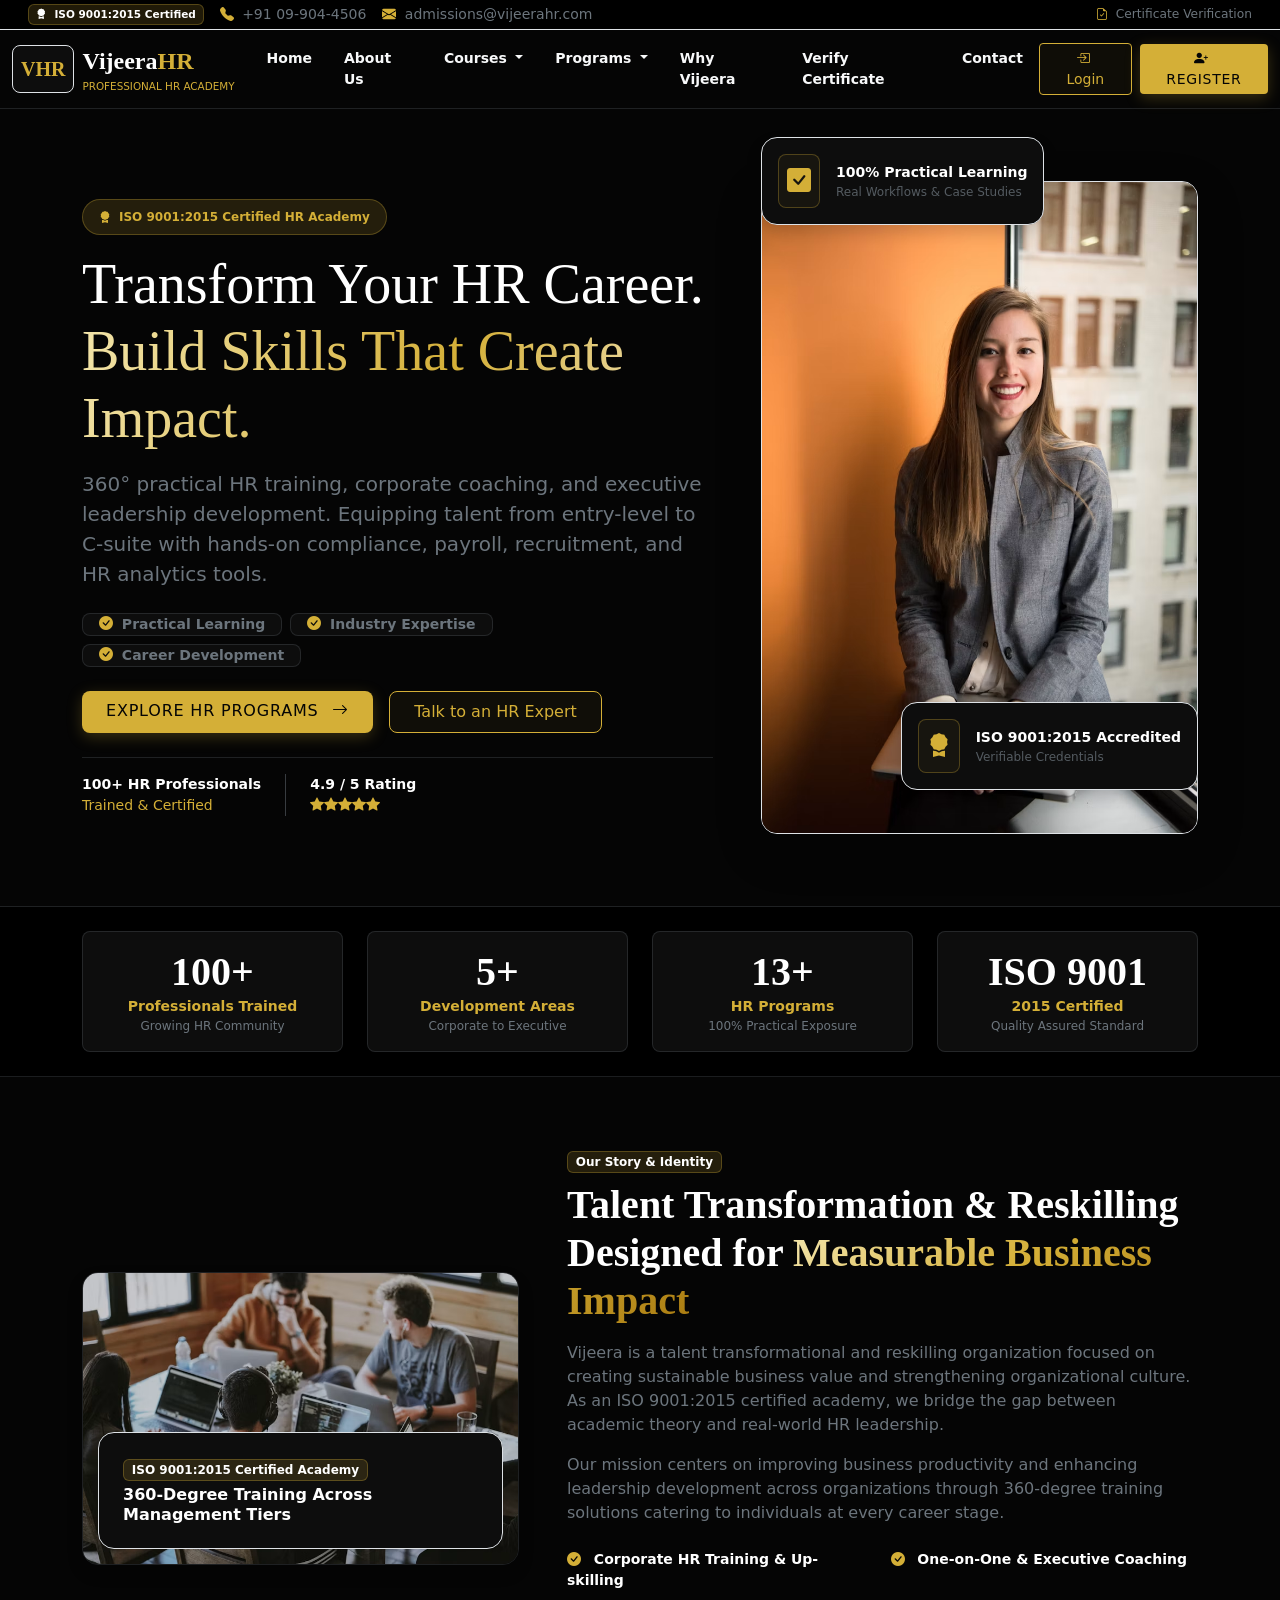
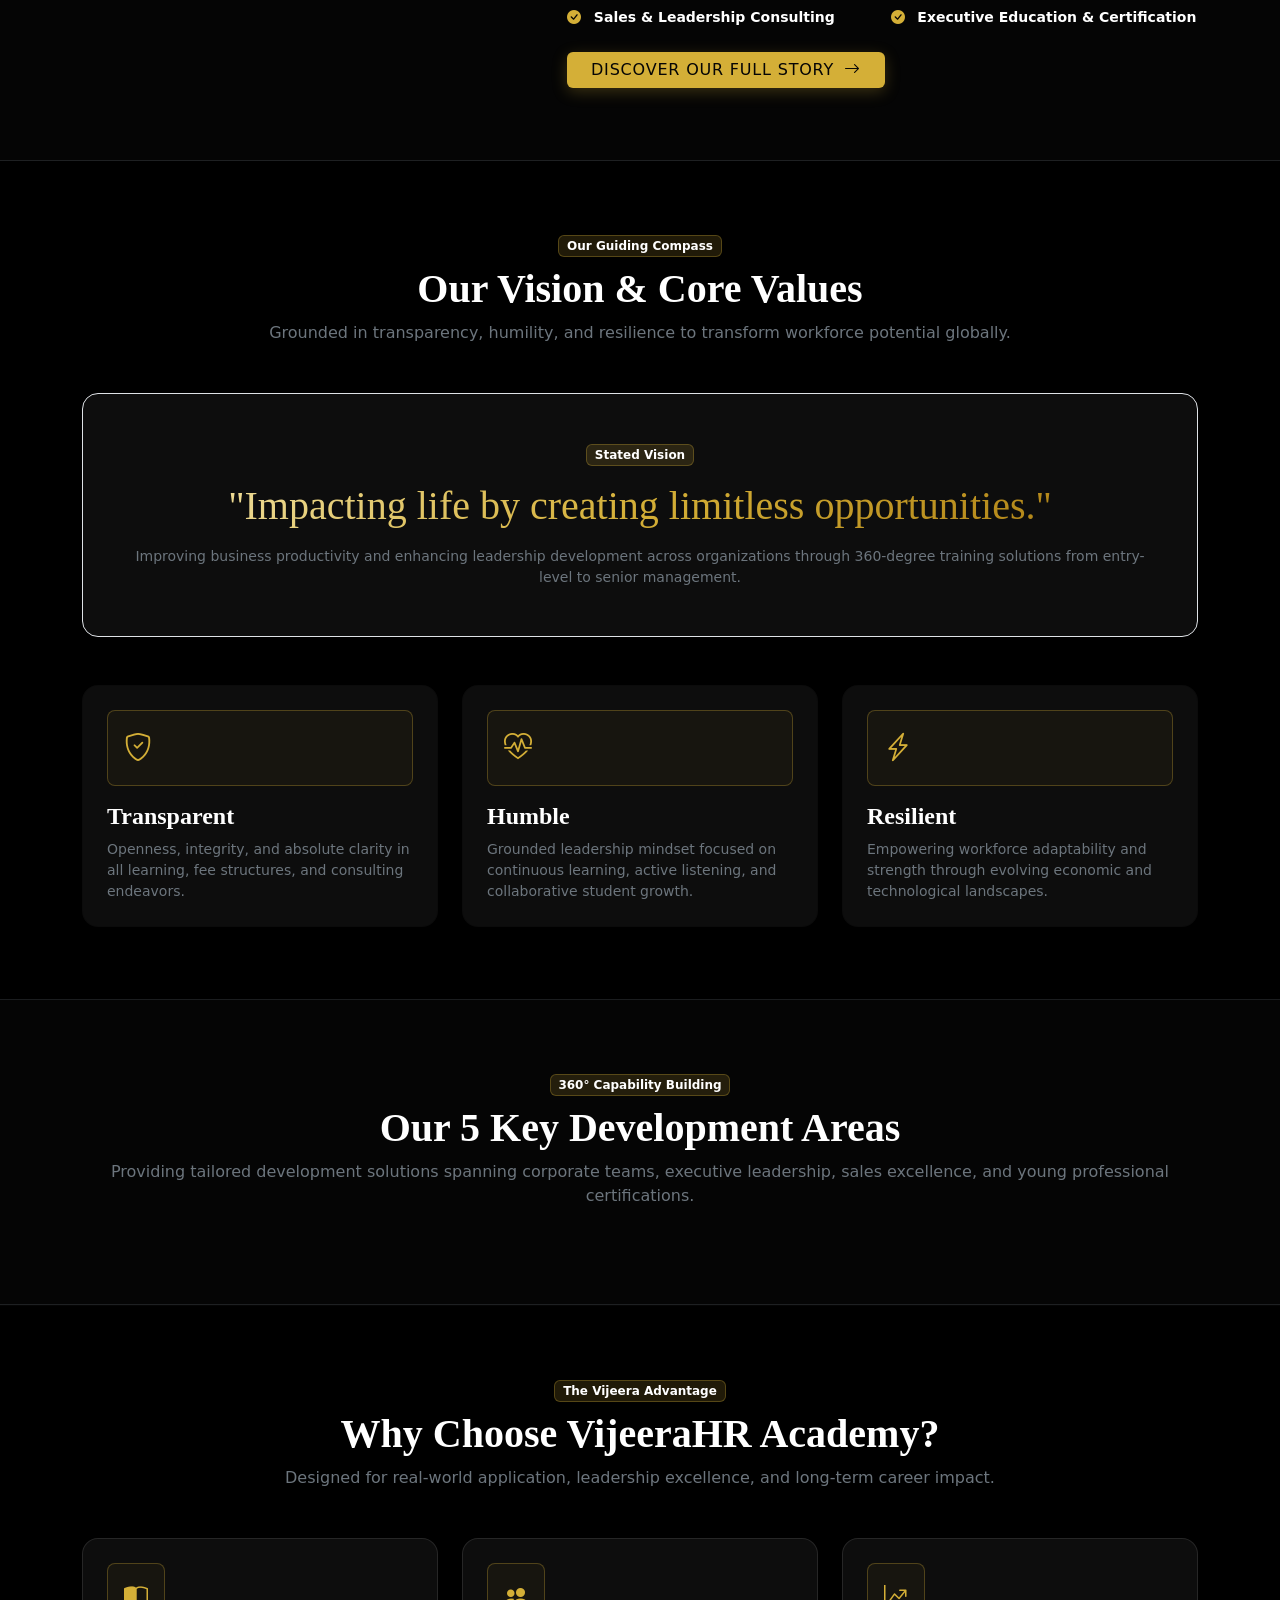
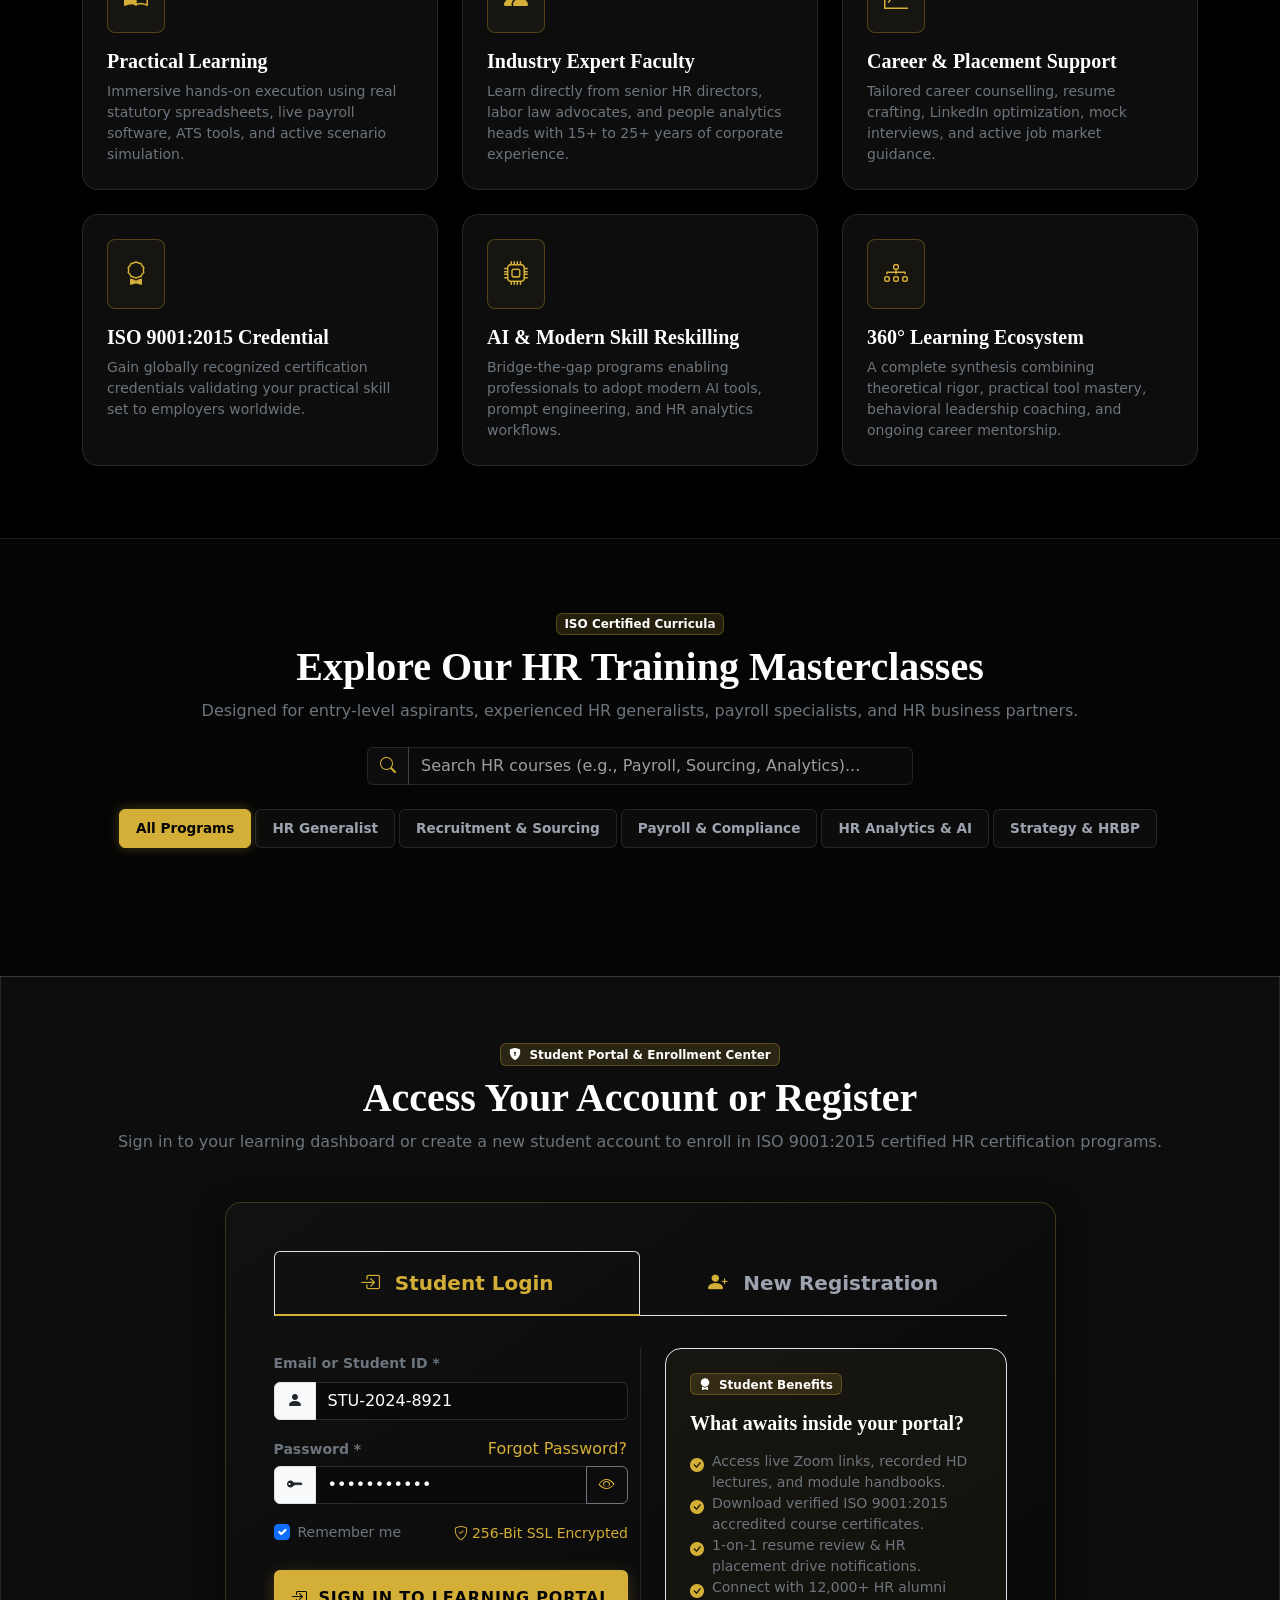
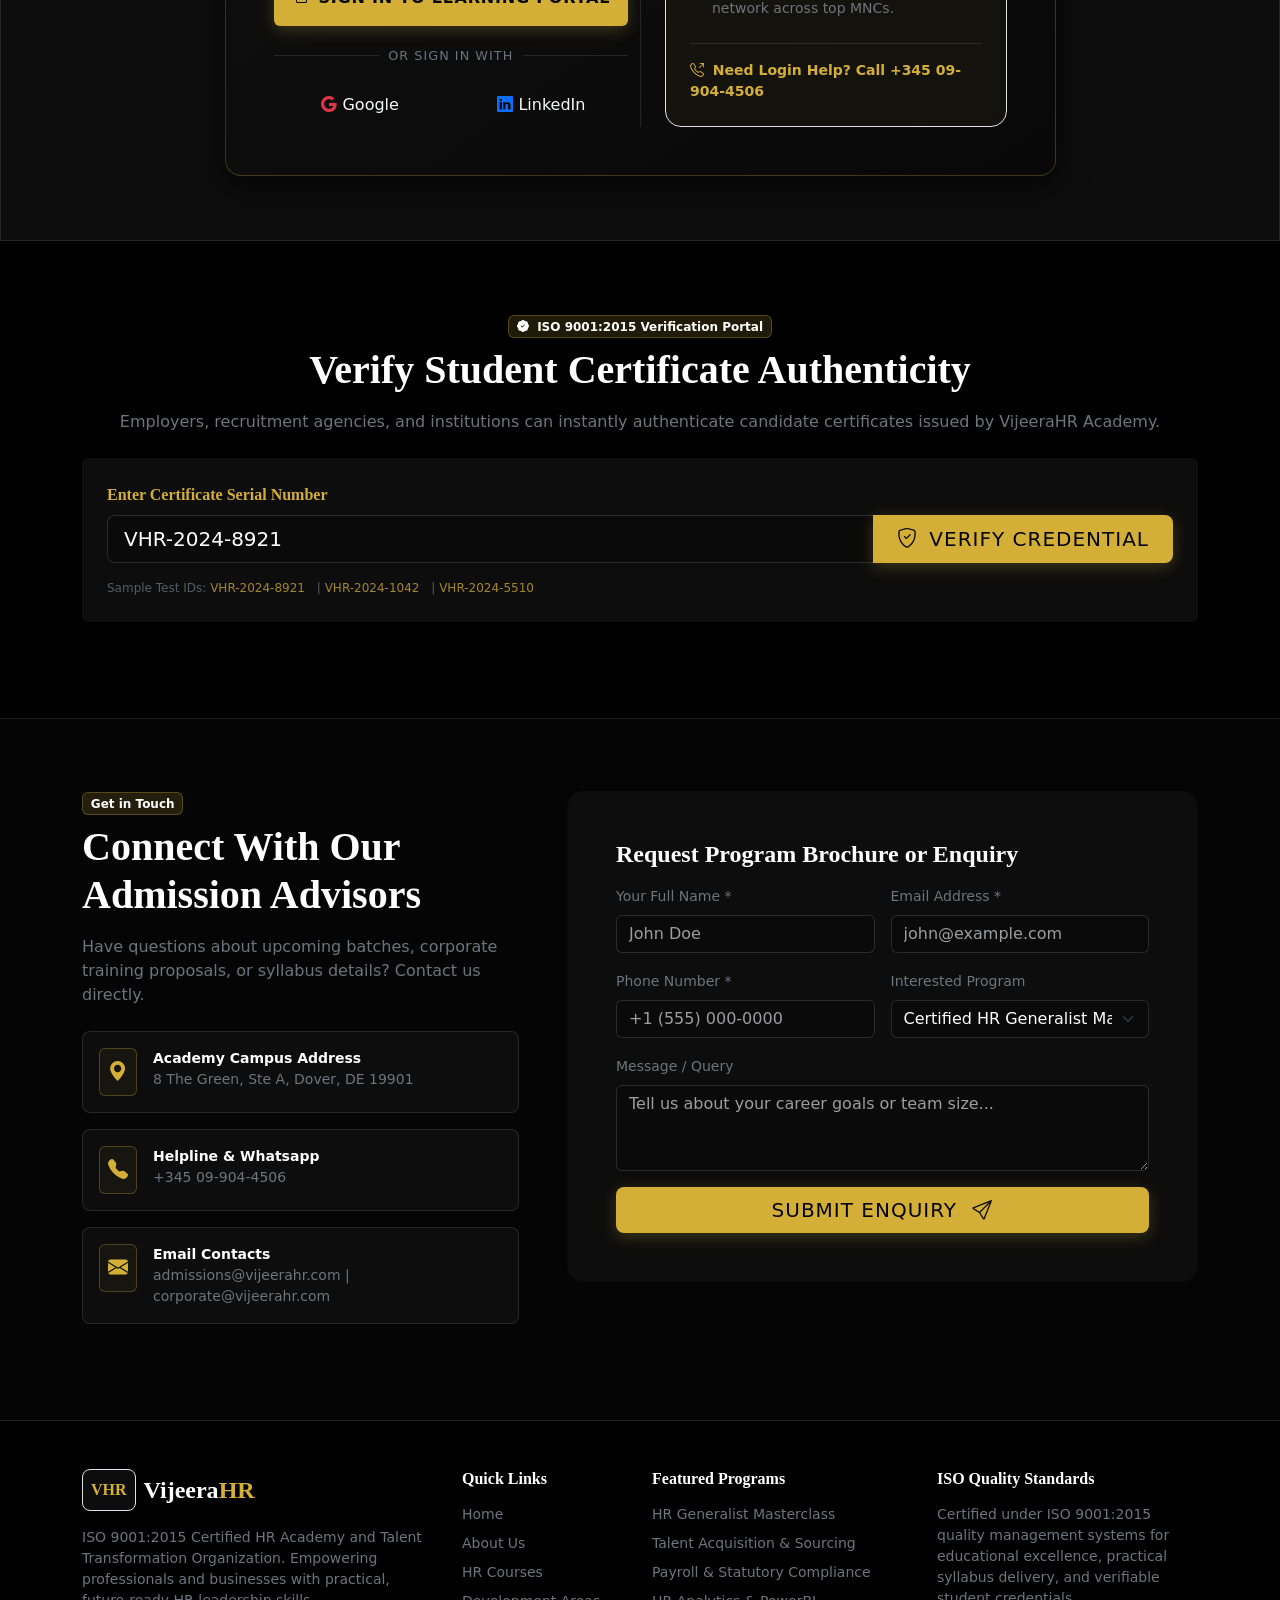
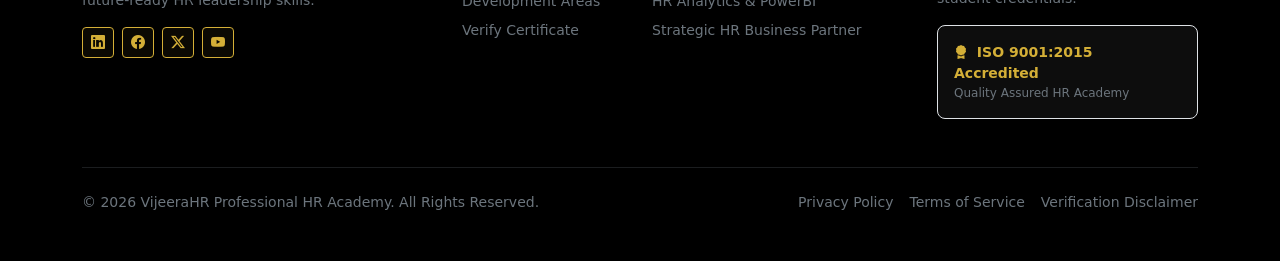
<file: index.html>
<!doctype html>
<html lang="en">

<head>
  <meta charset="UTF-8" />
  <meta name="viewport" content="width=device-width, initial-scale=1.0" />
  <title>VijeeraHR - Professional HR Academy | ISO 9001:2015 Certified</title>
  <meta name="description"
    content="ISO 9001:2015 Certified HR Academy. 360-degree HR practical training, talent transformation, payroll compliance, HR analytics, and executive coaching." />
  <link rel="stylesheet" href="style.css" />
  <!-- jQuery & Bootstrap Bundle -->
  <script src="https://code.jquery.com/jquery-3.7.1.min.js"></script>
  <script src="https://cdn.jsdelivr.net/npm/bootstrap@5.3.3/dist/js/bootstrap.bundle.min.js"></script>
  <!-- Bootstrap Icons CSS -->
  <link rel="stylesheet" href="https://cdn.jsdelivr.net/npm/bootstrap@5.3.3/dist/css/bootstrap.min.css">
  <link rel="stylesheet" href="https://cdn.jsdelivr.net/npm/bootstrap-icons@1.11.3/font/bootstrap-icons.min.css">

</head>

<body class="bg-vijeera-dark text-light">

  <!-- Top Announcement & Contact Bar -->
  <div class="bg-black text-light py-1 px-3 border-bottom border-ligth border-opacity-25 small">
    <div 
class="container-fluid max-w-7xl d-flex flex-column flex-md-row justify-content-between align-items-center gap-2">
      <div class="d-flex align-items-center gap-3 flex-wrap justify-content-center justify-content-md-start">
        <span class="badge badge-gold">
          <i class="bi bi-award-fill me-1"></i> ISO 9001:2015 Certified
        </span>
        <a href="tel:+345099044506" class="text-secondary text-decoration-none hover-gold d-none d-md-inline">
          <i class="bi bi-telephone-fill text-gold me-1"></i> +91 09-904-4506
        </a>
        <a href="mailto:admissions@vijeerahr.com"
          class="text-secondary text-decoration-none hover-gold d-none d-lg-inline">
          <i class="bi bi-envelope-fill text-gold me-1"></i> admissions@vijeerahr.com
        </a>
      </div>

      <div class="d-flex align-items-center gap-3">
        <a href="#verify" class="text-secondary text-decoration-none hover-gold small">
          <i class="bi bi-file-earmark-check text-gold me-1"></i> Certificate Verification
        </a>
      
      </div>
    </div>
  </div>

  <!-- Sticky Main Navbar -->
  <nav
    class="navbar navbar-expand-lg navbar-dark bg-vijeera-dark border-bottom border-secondary border-opacity-25 sticky-top py-2">
    <div class="container-fluid max-w-7xl">
      <!-- Logo -->
      <a class="navbar-brand d-flex align-items-center gap-2" href="#hero">
        <div
          class="p-2 rounded-3 bg-vijeera-card border border-gold border-opacity-50 text-gold fw-bold font-serif-title">
          VHR
        </div>
        <div>
          <div class="fw-bold fs-4 text-white font-serif-title tracking-tight leading-none">
            Vijeera<span class="text-gold">HR</span>
          </div>
          <div class="text-gold text-uppercase tracking-widest font-sans" style="font-size: 0.65rem;">
            Professional HR Academy
          </div>
        </div>
      </a>

      <!-- Mobile Toggler -->
      <button class="navbar-toggler border-0" type="button" data-bs-toggle="collapse" data-bs-target="#vijeeraNavbar">
        <span class="navbar-toggler-icon"></span>
      </button>

      <!-- Nav Items -->
      <div class="collapse navbar-collapse" id="vijeeraNavbar">
        <ul class="navbar-nav mx-auto mb-2 mb-lg-0 fw-semibold small">
          <li class="nav-item">
            <a class="nav-link text-light px-3" href="#hero">Home</a>
          </li>
          <li class="nav-item">
            <a class="nav-link text-light px-3" href="#story">About Us</a>
          </li>
          <li class="nav-item dropdown">
            <a class="nav-link dropdown-toggle text-light px-3" href="#courses" id="coursesDropdown" role="button"
              data-bs-toggle="dropdown">
              Courses
            </a>
            <ul class="dropdown-menu dropdown-menu-dark rounded-3">
              <li><a class="dropdown-item fw-bold text-gold" href="#courses">View All HR Courses</a></li>
              <li>
                <hr class="dropdown-divider border-secondary opacity-25">
              </li>
              <li><a class="dropdown-item" href="hr-generalist.html">HR Generalist Masterclass</a></li>
              <li><a class="dropdown-item" href="talent-acquisition.html">Talent Acquisition & Sourcing</a></li>
              <li><a class="dropdown-item" href="payroll-compliance.html">Payroll & Statutory Compliance</a></li>
              <li><a class="dropdown-item" href="hr-analytics.html">HR Analytics & People Metrics</a></li>
              <li><a class="dropdown-item" href="strategic-hrbp.html">Strategic HR Business Partnering</a></li>
            </ul>
          </li>
          <li class="nav-item dropdown">
            <a class="nav-link dropdown-toggle text-light px-3" href="#development" id="programsDropdown" role="button"
              data-bs-toggle="dropdown">
              Programs
            </a>
            <ul class="dropdown-menu dropdown-menu-dark rounded-3">
              <li><a class="dropdown-item" href="#development">Corporate HR Training</a></li>
              <li><a class="dropdown-item" href="#development">Executive 1-on-1 Coaching</a></li>
              <li><a class="dropdown-item" href="#development">Sales & Leadership Consulting</a></li>
              <li><a class="dropdown-item" href="#development">Young Professional Certifications</a></li>
              <li><a class="dropdown-item" href="#development">Executive Education Programs</a></li>
            </ul>
          </li>
          <li class="nav-item">
            <a class="nav-link text-light px-3" href="#why-us">Why Vijeera</a>
          </li>
          <li class="nav-item">
            <a class="nav-link text-light px-3" href="#verify">Verify Certificate</a>
          </li>
          <li class="nav-item">
            <a class="nav-link text-light px-3" href="#contact">Contact</a>
          </li>
        </ul>

        <!-- Action CTAs -->
        <div class="d-flex align-items-center gap-2 mt-3 mt-lg-0" id="navAuthButtons">
          <button type="button" class="btn btn-outline-gold btn-sm px-3" data-bs-toggle="modal"
            data-bs-target="#loginModal">
            <i class="bi bi-box-arrow-in-right me-1"></i>
            Login
          </button>
          <button type="button" class="btn btn-gold btn-sm px-3" data-bs-toggle="modal" data-bs-target="#registerModal">
            <i class="bi bi-person-plus-fill me-1"></i>
            Register
          </button>
        </div>
      </div>
    </div>
  </nav>

  <!-- MAIN CONTENT WRAPPER -->
  <div id="mainContent">

    <!-- Hero Section -->
    <section id="hero" class="py-5 border-bottom border-secondary border-opacity-25 relative overflow-hidden">
      <div class="container max-w-7xl py-lg-4">
        <div class="row align-items-center g-5">
          <!-- Left Content -->
          <div class="col-lg-7 text-center text-lg-start">
            <div class="d-inline-flex align-items-center gap-2 badge-gold mb-3 px-3 py-2">
              <i class="bi bi-award-fill text-gold"></i>
              <span>ISO 9001:2015 Certified HR Academy</span>
            </div>

            <h1 class="display-4 fw-black text-white font-serif-title mb-3 leading-tight">
              Transform Your HR Career. <br />
              <span class="text-gold-gradient font-italic">Build Skills That Create Impact.</span>
            </h1>

            <p class="lead text-secondary mb-4">
              360° practical HR training, corporate coaching, and executive leadership development. Equipping talent from
              entry-level to C-suite with hands-on compliance, payroll, recruitment, and HR analytics tools.
            </p>

            <div
              class="d-flex flex-wrap gap-2 justify-content-center justify-content-lg-start mb-4 small fw-semibold text-secondary">
              <span class="bg-vijeera-card px-3 py-1.5 rounded-3 border border-secondary border-opacity-25">
                <i class="bi bi-check-circle-fill text-gold me-1"></i> Practical Learning
              </span>
              <span class="bg-vijeera-card px-3 py-1.5 rounded-3 border border-secondary border-opacity-25">
                <i class="bi bi-check-circle-fill text-gold me-1"></i> Industry Expertise
              </span>
              <span class="bg-vijeera-card px-3 py-1.5 rounded-3 border border-secondary border-opacity-25">
                <i class="bi bi-check-circle-fill text-gold me-1"></i> Career Development
              </span>
            </div>

            <div class="d-flex flex-column flex-sm-row gap-3 justify-content-center justify-content-lg-start mb-4">
              <a href="#courses" class="btn btn-gold btn-lg px-4 fs-6">
                Explore HR Programs <i class="bi bi-arrow-right ms-2"></i>
              </a>
              <button class="btn btn-outline-gold btn-lg px-4 fs-6" data-bs-toggle="modal" data-bs-target="#enquiryModal">
                Talk to an HR Expert
              </button>
            </div>

            <div
              class="pt-3 border-top border-secondary border-opacity-25 d-flex align-items-center justify-content-center justify-content-lg-start gap-4 text-secondary small">
              <div>
                <span class="fw-bold text-white d-block">100+ HR Professionals</span>
                <span class="text-gold">Trained & Certified</span>
              </div>
              <div class="vr bg-secondary opacity-50"></div>
              <div>
                <span class="fw-bold text-white d-block">4.9 / 5 Rating</span>
                <span class="text-gold"><i class="bi bi-star-fill"></i><i class="bi bi-star-fill"></i><i
                    class="bi bi-star-fill"></i><i class="bi bi-star-fill"></i><i class="bi bi-star-fill"></i></span>
              </div>
            </div>
          </div>

          <!-- Right Image Banner -->
          <div class="col-lg-5">
            <div class="position-relative">
              <div class="rounded-4 overflow-hidden border border-gold border-opacity-25 shadow-lg bg-vijeera-card">
                <img src="Images/HR.jpg"
                  alt="VijeeraHR Executive Training" class="img-fluid opacity-85 hover-lift" />
              </div>

              <!-- Floating Card 1 -->
              <div
                class="position-absolute top-0 start-0 translate-middle-y bg-vijeera-card p-3 rounded-4 shadow border border-gold border-opacity-50 glass-box d-none d-sm-flex align-items-center gap-3">
                <div class="p-2 rounded-3 bg-vijeera-card-gold text-gold fs-4">
                  <i class="bi bi-check-square-fill"></i>
                </div>
                <div>
                  <div class="fw-bold text-white small">100% Practical Learning</div>
                  <div class="text-secondary opacity-75" style="font-size: 0.75rem;">Real Workflows & Case Studies</div>
                </div>
              </div>

              <!-- Floating Card 2 -->
              <div
                class="position-absolute bottom-0 end-0 translate-middle-y bg-vijeera-card p-3 rounded-4 shadow border border-gold border-opacity-50 glass-box d-none d-sm-flex align-items-center gap-3">
                <div class="p-2 rounded-3 bg-vijeera-card-gold text-gold fs-4">
                  <i class="bi bi-award-fill"></i>
                </div>
                <div>
                  <div class="fw-bold text-white small">ISO 9001:2015 Accredited</div>
                  <div class="text-secondary opacity-75" style="font-size: 0.75rem;">Verifiable Credentials</div>
                </div>
              </div>
            </div>
          </div>
        </div>
      </div>
    </section>

    <!-- Trust Stats Bar -->
    <section class="py-4 bg-black border-bottom border-secondary border-opacity-25 reveal-on-scroll">
      <div class="container max-w-7xl">
        <div class="row g-4 text-center">
          <div class="col-6 col-md-3">
            <div class="p-3 rounded-3 bg-vijeera-card border border-secondary border-opacity-25">
              <div class="display-6 fw-bold text-white font-serif-title">100+</div>
              <div class="text-gold small fw-bold">Professionals Trained</div>
              <div class="text-secondary" style="font-size: 0.75rem;">Growing HR Community</div>
            </div>
          </div>
          <div class="col-6 col-md-3">
            <div class="p-3 rounded-3 bg-vijeera-card border border-secondary border-opacity-25">
              <div class="display-6 fw-bold text-white font-serif-title">5+</div>
              <div class="text-gold small fw-bold">Development Areas</div>
              <div class="text-secondary" style="font-size: 0.75rem;">Corporate to Executive</div>
            </div>
          </div>
          <div class="col-6 col-md-3">
            <div class="p-3 rounded-3 bg-vijeera-card border border-secondary border-opacity-25">
              <div class="display-6 fw-bold text-white font-serif-title">13+</div>
              <div class="text-gold small fw-bold">HR Programs</div>
              <div class="text-secondary" style="font-size: 0.75rem;">100% Practical Exposure</div>
            </div>
          </div>
          <div class="col-6 col-md-3">
            <div class="p-3 rounded-3 bg-vijeera-card border border-secondary border-opacity-25">
              <div class="display-6 fw-bold text-white font-serif-title">ISO 9001</div>
              <div class="text-gold small fw-bold">2015 Certified</div>
              <div class="text-secondary" style="font-size: 0.75rem;">Quality Assured Standard</div>
            </div>
          </div>
        </div>
      </div>
    </section>

    <!-- Our Story & Identity -->
    <section id="story" class="py-5 border-bottom border-secondary border-opacity-25 reveal-on-scroll">
      <div class="container max-w-7xl py-lg-4">
        <div class="row align-items-center g-5">
          <div class="col-lg-5">
            <div class="position-relative">
              <img src="Images/image.jpg"
                alt="VijeeraHR Story"
                class="img-fluid rounded-4 shadow border border-secondary border-opacity-25 opacity-85" />
              <div
                class="p-4 rounded-4 bg-vijeera-card border border-gold border-opacity-50 position-absolute bottom-0 start-0 end-0 m-3 glass-box">
                <span class="badge badge-gold mb-1">ISO 9001:2015 Certified Academy</span>
                <h6 class="fw-bold text-white mb-0">360-Degree Training Across Management Tiers</h6>
              </div>
            </div>
          </div>

          <div class="col-lg-7">
            <div class="badge badge-gold mb-2">Our Story & Identity</div>
            <h2 class="display-6 fw-bold text-white font-serif-title mb-3">
              Talent Transformation & Reskilling Designed for <span class="text-gold-gradient font-italic">Measurable
                Business Impact</span>
            </h2>
            <p class="text-secondary mb-3">
              Vijeera is a talent transformational and reskilling organization focused on creating sustainable business
              value and strengthening organizational culture. As an ISO 9001:2015 certified academy, we bridge the gap
              between academic theory and real-world HR leadership.
            </p>
            <p class="text-secondary mb-4">
              Our mission centers on improving business productivity and enhancing leadership development across
              organizations through 360-degree training solutions catering to individuals at every career stage.
            </p>

            <div class="row g-3 mb-4 text-white small fw-semibold">
              <div class="col-sm-6">
                <i class="bi bi-check-circle-fill text-gold me-2"></i> Corporate HR Training & Up-skilling
              </div>
              <div class="col-sm-6">
                <i class="bi bi-check-circle-fill text-gold me-2"></i> One-on-One & Executive Coaching
              </div>
              <div class="col-sm-6">
                <i class="bi bi-check-circle-fill text-gold me-2"></i> Sales & Leadership Consulting
              </div>
              <div class="col-sm-6">
                <i class="bi bi-check-circle-fill text-gold me-2"></i> Executive Education & Certification
              </div>
            </div>

            <button class="btn btn-gold px-4" data-bs-toggle="modal" data-bs-target="#enquiryModal">
              Discover Our Full Story <i class="bi bi-arrow-right ms-1"></i>
            </button>
          </div>
        </div>
      </div>
    </section>

    <!-- Our Vision & Core Values -->
    <section id="vision" class="py-5 bg-black border-bottom border-secondary border-opacity-25 reveal-on-scroll">
      <div class="container max-w-7xl py-lg-4">
        <div class="text-center max-w-2xl mx-auto mb-5">
          <div class="badge badge-gold mb-2">Our Guiding Compass</div>
          <h2 class="display-6 fw-bold text-white font-serif-title">Our Vision & Core Values</h2>
          <p class="text-secondary">Grounded in transparency, humility, and resilience to transform workforce potential
            globally.</p>
        </div>

        <!-- Stated Vision Card -->
        <div
          class="p-4 p-md-5 rounded-4 bg-vijeera-card border border-gold border-opacity-50 text-center mb-5 position-relative overflow-hidden glass-box-gold">
          <div class="badge badge-gold mb-3">Stated Vision</div>
          <h3 class="display-6 font-serif-title text-gold-gradient font-italic mb-3">
            "Impacting life by creating limitless opportunities."
          </h3>
          <p class="text-secondary max-w-xl mx-auto mb-0 small">
            Improving business productivity and enhancing leadership development across organizations through 360-degree
            training solutions from entry-level to senior management.
          </p>
        </div>

        <!-- 3 Core Values Cards -->
        <div class="row g-4">
          <div class="col-md-4">
            <div class="card h-100 bg-vijeera-card hover-lift p-4 text-white rounded-4 border-vijeera">
              <div class="p-3 rounded-3 bg-vijeera-card-gold text-gold d-inline-block mb-3 fs-3">
                <i class="bi bi-shield-check"></i>
              </div>
              <h4 class="fw-bold font-serif-title mb-2">Transparent</h4>
              <p class="text-secondary small mb-0">Openness, integrity, and absolute clarity in all learning, fee
                structures, and consulting endeavors.</p>
            </div>
          </div>
          <div class="col-md-4">
            <div class="card h-100 bg-vijeera-card hover-lift p-4 text-white rounded-4 border-vijeera">
              <div class="p-3 rounded-3 bg-vijeera-card-gold text-gold d-inline-block mb-3 fs-3">
                <i class="bi bi-heart-pulse"></i>
              </div>
              <h4 class="fw-bold font-serif-title mb-2">Humble</h4>
              <p class="text-secondary small mb-0">Grounded leadership mindset focused on continuous learning, active
                listening, and collaborative student growth.</p>
            </div>
          </div>
          <div class="col-md-4">
            <div class="card h-100 bg-vijeera-card hover-lift p-4 text-white rounded-4 border-vijeera">
              <div class="p-3 rounded-3 bg-vijeera-card-gold text-gold d-inline-block mb-3 fs-3">
                <i class="bi bi-lightning-charge"></i>
              </div>
              <h4 class="fw-bold font-serif-title mb-2">Resilient</h4>
              <p class="text-secondary small mb-0">Empowering workforce adaptability and strength through evolving
                economic and technological landscapes.</p>
            </div>
          </div>
        </div>
      </div>
    </section>

    <!-- 5 Key Development Areas -->
    <section id="development" class="py-5 border-bottom border-secondary border-opacity-25 reveal-on-scroll">
      <div class="container max-w-7xl py-lg-4">
        <div class="text-center max-w-2xl mx-auto mb-5">
          <div class="badge badge-gold mb-2">360° Capability Building</div>
          <h2 class="display-6 fw-bold text-white font-serif-title">Our 5 Key Development Areas</h2>
          <p class="text-secondary">Providing tailored development solutions spanning corporate teams, executive
            leadership, sales excellence, and young professional certifications.</p>
        </div>

        <div class="row g-4" id="devAreasGrid">
          <!-- Populated by jQuery -->
        </div>
      </div>
    </section>

    <!-- Why Choose VijeeraHR -->
    <section id="why-us" class="py-5 bg-black border-bottom border-secondary border-opacity-25 reveal-on-scroll">
      <div class="container max-w-7xl py-lg-4">
        <div class="text-center max-w-2xl mx-auto mb-5">
          <div class="badge badge-gold mb-2">The Vijeera Advantage</div>
          <h2 class="display-6 fw-bold text-white font-serif-title">Why Choose VijeeraHR Academy?</h2>
          <p class="text-secondary">Designed for real-world application, leadership excellence, and long-term career
            impact.</p>
        </div>

        <div class="row g-4">
          <div class="col-md-6 col-lg-4">
            <div class="p-4 rounded-4 bg-vijeera-card hover-lift h-100">
              <div class="p-3 rounded-3 bg-vijeera-card-gold text-gold d-inline-block mb-3 fs-4">
                <i class="bi bi-book-half"></i>
              </div>
              <h5 class="fw-bold text-white font-serif-title mb-2">Practical Learning</h5>
              <p class="text-secondary small mb-0">Immersive hands-on execution using real statutory spreadsheets, live
                payroll software, ATS tools, and active scenario simulation.</p>
            </div>
          </div>
          <div class="col-md-6 col-lg-4">
            <div class="p-4 rounded-4 bg-vijeera-card hover-lift h-100">
              <div class="p-3 rounded-3 bg-vijeera-card-gold text-gold d-inline-block mb-3 fs-4">
                <i class="bi bi-people-fill"></i>
              </div>
              <h5 class="fw-bold text-white font-serif-title mb-2">Industry Expert Faculty</h5>
              <p class="text-secondary small mb-0">Learn directly from senior HR directors, labor law advocates, and
                people analytics heads with 15+ to 25+ years of corporate experience.</p>
            </div>
          </div>
          <div class="col-md-6 col-lg-4">
            <div class="p-4 rounded-4 bg-vijeera-card hover-lift h-100">
              <div class="p-3 rounded-3 bg-vijeera-card-gold text-gold d-inline-block mb-3 fs-4">
                <i class="bi bi-graph-up-arrow"></i>
              </div>
              <h5 class="fw-bold text-white font-serif-title mb-2">Career & Placement Support</h5>
              <p class="text-secondary small mb-0">Tailored career counselling, resume crafting, LinkedIn optimization,
                mock interviews, and active job market guidance.</p>
            </div>
          </div>
          <div class="col-md-6 col-lg-4">
            <div class="p-4 rounded-4 bg-vijeera-card hover-lift h-100">
              <div class="p-3 rounded-3 bg-vijeera-card-gold text-gold d-inline-block mb-3 fs-4">
                <i class="bi bi-award"></i>
              </div>
              <h5 class="fw-bold text-white font-serif-title mb-2">ISO 9001:2015 Credential</h5>
              <p class="text-secondary small mb-0">Gain globally recognized certification credentials validating your
                practical skill set to employers worldwide.</p>
            </div>
          </div>
          <div class="col-md-6 col-lg-4">
            <div class="p-4 rounded-4 bg-vijeera-card hover-lift h-100">
              <div class="p-3 rounded-3 bg-vijeera-card-gold text-gold d-inline-block mb-3 fs-4">
                <i class="bi bi-cpu"></i>
              </div>
              <h5 class="fw-bold text-white font-serif-title mb-2">AI & Modern Skill Reskilling</h5>
              <p class="text-secondary small mb-0">Bridge-the-gap programs enabling professionals to adopt modern AI
                tools, prompt engineering, and HR analytics workflows.</p>
            </div>
          </div>
          <div class="col-md-6 col-lg-4">
            <div class="p-4 rounded-4 bg-vijeera-card hover-lift h-100">
              <div class="p-3 rounded-3 bg-vijeera-card-gold text-gold d-inline-block mb-3 fs-4">
                <i class="bi bi-diagram-3"></i>
              </div>
              <h5 class="fw-bold text-white font-serif-title mb-2">360° Learning Ecosystem</h5>
              <p class="text-secondary small mb-0">A complete synthesis combining theoretical rigor, practical tool
                mastery, behavioral leadership coaching, and ongoing career mentorship.</p>
            </div>
          </div>
        </div>
      </div>
    </section>

    <!-- Interactive HR Courses & Programs Showcase -->
    <section id="courses" class="py-5 border-bottom border-secondary border-opacity-25 reveal-on-scroll">
      <div class="container max-w-7xl py-lg-4">
        <div class="text-center max-w-2xl mx-auto mb-4">
          <div class="badge badge-gold mb-2">ISO Certified Curricula</div>
          <h2 class="display-6 fw-bold text-white font-serif-title">Explore Our HR Training Masterclasses</h2>
          <p class="text-secondary">Designed for entry-level aspirants, experienced HR generalists, payroll specialists,
            and HR business partners.</p>
        </div>

        <!-- Search & Filter Bar -->
        <div class="row justify-content-center mb-4">
          <div class="col-md-8 col-lg-6">
            <div class="input-group">
              <span class="input-group-text bg-vijeera-card border-secondary border-opacity-25 text-gold">
                <i class="bi bi-search"></i>
              </span>
              <input type="text" id="courseSearchInput" class="form-control"
                placeholder="Search HR courses (e.g., Payroll, Sourcing, Analytics)..." />
            </div>
          </div>
        </div>

        <!-- Category Tabs -->
        <ul class="nav nav-pills justify-content-center mb-5" id="courseFilterTabs">
          <li class="nav-item">
            <button class="nav-link active" data-category="all">All Programs</button>
          </li>
          <li class="nav-item">
            <button class="nav-link" data-category="hr-generalist">HR Generalist</button>
          </li>
          <li class="nav-item">
            <button class="nav-link" data-category="recruitment">Recruitment & Sourcing</button>
          </li>
          <li class="nav-item">
            <button class="nav-link" data-category="payroll">Payroll & Compliance</button>
          </li>
          <li class="nav-item">
            <button class="nav-link" data-category="analytics">HR Analytics & AI</button>
          </li>
          <li class="nav-item">
            <button class="nav-link" data-category="strategy">Strategy & HRBP</button>
          </li>
        </ul>

        <!-- Course Cards Grid -->
        <div class="row" id="coursesGrid">
          <!-- Rendered dynamically by jQuery in script.js -->
        </div>
      </div>
    </section>

    <!-- Dedicated On-Page Login & Registration Center -->
    <section id="auth-section" class="py-5 bg-vijeera-card border-bottom border-secondary border-opacity-25 relative">
      <div class="container max-w-7xl py-lg-3">
        <div class="text-center max-w-2xl mx-auto mb-5">
          <div class="badge badge-gold mb-2"><i class="bi bi-shield-lock-fill me-1"></i> Student Portal & Enrollment
            Center</div>
          <h2 class="display-6 fw-bold text-white font-serif-title mb-2">Access Your Account or Register</h2>
          <p class="text-secondary">Sign in to your learning dashboard or create a new student account to enroll in ISO
            9001:2015 certified HR certification programs.</p>
        </div>

        <div class="row justify-content-center">
          <div class="col-lg-10 col-xl-9">
            <div class="auth-card p-4 p-md-5">
              <ul class="nav nav-tabs nav-justified mb-4" id="pageAuthTabs">
                <li class="nav-item">
                  <button class="nav-link active fw-bold fs-5 py-3" id="pageLoginTab" data-bs-toggle="tab"
                    data-bs-target="#pageTabLogin">
                    <i class="bi bi-box-arrow-in-right me-2 text-gold"></i> Student Login
                  </button>
                </li>
                <li class="nav-item">
                  <button class="nav-link fw-bold fs-5 py-3" id="pageRegisterTab" data-bs-toggle="tab"
                    data-bs-target="#pageTabRegister">
                    <i class="bi bi-person-plus-fill me-2 text-gold"></i> New Registration
                  </button>
                </li>
              </ul>

              <div class="tab-content pt-2">
                <!-- On-Page Login Tab -->
                <div class="tab-pane fade show active" id="pageTabLogin">
                  <div class="row g-4 align-items-center">
                    <div class="col-lg-6">
                      <form id="pageLoginForm">
                        <div class="mb-3">
                          <label for="pageLoginEmail" class="form-label text-secondary small fw-semibold">Email or Student
                            ID *</label>
                          <div class="input-group">
                            <span class="input-group-text input-group-text-gold"><i class="bi bi-person-fill"></i></span>
                            <input type="text" class="form-control" id="pageLoginEmail"
                              placeholder="STU-2024-8921 or name@example.com" value="STU-2024-8921" required />
                          </div>
                        </div>

                        <div class="mb-3">
                          <div class="d-flex justify-content-between align-items-center mb-1">
                            <label for="pageLoginPwd" class="form-label text-secondary small fw-semibold mb-0">Password
                              *</label>
                            <button type="button" class="btn btn-link text-gold text-decoration-none p-0 small"
                              data-bs-toggle="modal" data-bs-target="#forgotPwdModal">Forgot Password?</button>
                          </div>
                          <div class="input-group">
                            <span class="input-group-text input-group-text-gold"><i class="bi bi-key-fill"></i></span>
                            <input type="password" class="form-control pwd-input" id="pageLoginPwd" value="password123"
                              required />
                            <button class="btn btn-outline-secondary btn-toggle-pwd" type="button">
                              <i class="bi bi-eye text-gold"></i>
                            </button>
                          </div>
                        </div>

                        <div class="d-flex justify-content-between align-items-center mb-4">
                          <div class="form-check">
                            <input class="form-check-input" type="checkbox" id="pageRememberMe" checked>
                            <label class="form-check-label text-secondary small" for="pageRememberMe">Remember me</label>
                          </div>
                          <span class="text-gold small"><i class="bi bi-shield-check me-1"></i>256-Bit SSL
                            Encrypted</span>
                        </div>

                        <button type="submit" class="btn btn-gold w-100 py-3 fw-bold fs-6">
                          <i class="bi bi-box-arrow-in-right me-1"></i> Sign In To Learning Portal
                        </button>
                      </form>

                      <div class="auth-divider">Or sign in with</div>
                      <div class="row g-2">
                        <div class="col-6">
                          <button type="button" class="btn btn-social w-100 btn-sso text-light" data-provider="Google">
                            <i class="bi bi-google text-danger"></i> Google
                          </button>
                        </div>
                        <div class="col-6">
                          <button type="button" class="btn btn-social w-100 btn-sso text-light" data-provider="LinkedIn">
                            <i class="bi bi-linkedin text-primary"></i> LinkedIn
                          </button>
                        </div>
                      </div>
                    </div>

                    <div class="col-lg-6 ps-lg-4 border-start border-secondary border-opacity-25 d-none d-lg-block">
                      <div class="p-4 rounded-4 bg-vijeera-card-gold border border-gold border-opacity-30">
                        <div class="d-flex align-items-center gap-2 mb-3">
                          <div class="badge badge-gold"><i class="bi bi-award-fill me-1"></i> Student Benefits</div>
                        </div>
                        <h5 class="font-serif-title text-white fw-bold mb-3">What awaits inside your portal?</h5>
                        <ul class="list-unstyled text-secondary small d-grid gap-2.5 mb-4">
                          <li class="d-flex align-items-start gap-2">
                            <i class="bi bi-check-circle-fill text-gold mt-1"></i>
                            <span>Access live Zoom links, recorded HD lectures, and module handbooks.</span>
                          </li>
                          <li class="d-flex align-items-start gap-2">
                            <i class="bi bi-check-circle-fill text-gold mt-1"></i>
                            <span>Download verified ISO 9001:2015 accredited course certificates.</span>
                          </li>
                          <li class="d-flex align-items-start gap-2">
                            <i class="bi bi-check-circle-fill text-gold mt-1"></i>
                            <span>1-on-1 resume review & HR placement drive notifications.</span>
                          </li>
                          <li class="d-flex align-items-start gap-2">
                            <i class="bi bi-check-circle-fill text-gold mt-1"></i>
                            <span>Connect with 12,000+ HR alumni network across top MNCs.</span>
                          </li>
                        </ul>
                        <div class="pt-3 border-top border-secondary border-opacity-25 text-gold small fw-bold">
                          <i class="bi bi-telephone-outbound me-1"></i> Need Login Help? Call +345 09-904-4506
                        </div>
                      </div>
                    </div>
                  </div>
                </div>

                <!-- On-Page Register Tab -->
                <div class="tab-pane fade" id="pageTabRegister">
                  <form id="pageRegisterForm">
                    <div class="row g-3">
                      <div class="col-md-6">
                        <label for="pageRegName" class="form-label text-secondary small fw-semibold">Full Name *</label>
                        <div class="input-group">
                          <span class="input-group-text input-group-text-gold"><i class="bi bi-person-fill"></i></span>
                          <input type="text" class="form-control" id="pageRegName" placeholder="e.g. Rahul Verma"
                            required />
                        </div>
                      </div>

                      <div class="col-md-6">
                        <label for="pageRegEmail" class="form-label text-secondary small fw-semibold">Email Address
                          *</label>
                        <div class="input-group">
                          <span class="input-group-text input-group-text-gold"><i
                              class="bi bi-envelope-at-fill"></i></span>
                          <input type="email" class="form-control" id="pageRegEmail" placeholder="rahul@example.com"
                            required />
                        </div>
                      </div>

                      <div class="col-md-6">
                        <label for="pageRegPhone" class="form-label text-secondary small fw-semibold">Mobile / WhatsApp
                          *</label>
                        <div class="input-group">
                          <span class="input-group-text input-group-text-gold"><i class="bi bi-whatsapp"></i></span>
                          <input type="tel" class="form-control" id="pageRegPhone" placeholder="+91 98765 00000"
                            required />
                        </div>
                      </div>

                      <div class="col-md-6">
                        <label for="pageRegCourse" class="form-label text-secondary small fw-semibold">Select Program
                          *</label>
                        <div class="input-group">
                          <span class="input-group-text input-group-text-gold"><i class="bi bi-journal-check"></i></span>
                          <select class="form-select" id="pageRegCourse" required>
                            <option value="" selected disabled>Choose Course...</option>
                            <option value="Certified HR Generalist Masterclass">Certified HR Generalist Masterclass
                            </option>
                            <option value="Talent Acquisition & Strategic Sourcing">Talent Acquisition & Strategic
                              Sourcing</option>
                            <option value="Payroll Management & Statutory Compliance">Payroll Management & Statutory
                              Compliance</option>
                            <option value="HR Analytics & People Metrics">HR Analytics & People Metrics</option>
                            <option value="Strategic HR Business Partnering">Strategic HR Business Partnering</option>
                          </select>
                        </div>
                      </div>

                      <div class="col-md-6">
                        <label for="pageRegPwd" class="form-label text-secondary small fw-semibold">Password *</label>
                        <div class="input-group">
                          <span class="input-group-text input-group-text-gold"><i class="bi bi-lock-fill"></i></span>
                          <input type="password" class="form-control pwd-input" id="pageRegPwd"
                            placeholder="Min 8 characters" required />
                          <button class="btn btn-outline-secondary btn-toggle-pwd" type="button">
                            <i class="bi bi-eye text-gold"></i>
                          </button>
                        </div>
                      </div>

                      <div class="col-md-6">
                        <label for="pageRegConfirmPwd" class="form-label text-secondary small fw-semibold">Confirm
                          Password *</label>
                        <div class="input-group">
                          <span class="input-group-text input-group-text-gold"><i class="bi bi-shield-check"></i></span>
                          <input type="password" class="form-control pwd-input" id="pageRegConfirmPwd"
                            placeholder="Re-enter password" required />
                          <button class="btn btn-outline-secondary btn-toggle-pwd" type="button">
                            <i class="bi bi-eye text-gold"></i>
                          </button>
                        </div>
                      </div>

                      <div class="col-12">
                        <div class="form-check">
                          <input class="form-check-input" type="checkbox" id="pageRegTerms" checked required />
                          <label class="form-check-label text-secondary small" for="pageRegTerms">
                            I agree to the VijeeraHR Terms of Service and Privacy Policy. Send enrollment confirmation via
                            SMS / Email.
                          </label>
                        </div>
                      </div>

                      <div class="col-12 mt-3">
                        <button type="submit" class="btn btn-gold w-100 py-3 fw-bold fs-6">
                          <i class="bi bi-person-check-fill me-1"></i> Register Student Account Now
                        </button>
                      </div>
                    </div>
                  </form>
                </div>
              </div>
            </div>
          </div>
        </div>
      </div>
    </section>

    <!-- Interactive Certificate Verification Section -->
    <section id="verify" class="py-5 bg-black border-bottom border-secondary border-opacity-25">
      <div class="container max-w-7xl py-lg-4 text-center">
        <div class="max-w-2xl mx-auto">
          <div class="badge badge-gold mb-2"><i class="bi bi-patch-check-fill me-1"></i> ISO 9001:2015 Verification Portal
          </div>
          <h2 class="display-6 fw-bold text-white font-serif-title mb-3">Verify Student Certificate Authenticity</h2>
          <p class="text-secondary mb-4">Employers, recruitment agencies, and institutions can instantly authenticate
            candidate certificates issued by VijeeraHR Academy.</p>

          <div class="card p-4 bg-vijeera-card border-vijeera text-start mb-4 shadow">
            <label for="certInput" class="form-label text-gold font-serif-title fw-bold">Enter Certificate Serial
              Number</label>
            <div class="input-group mb-3">
              <input type="text" id="certInput" class="form-control form-control-lg" placeholder="e.g. VHR-2024-8921"
                value="VHR-2024-8921" />
              <button class="btn btn-gold btn-lg px-4" id="btnVerifyCert">
                <i class="bi bi-shield-check me-1"></i> Verify Credential
              </button>
            </div>
            <div class="text-secondary opacity-75" style="font-size: 0.75rem;">
              Sample Test IDs: <span class="text-gold cursor-pointer me-2">VHR-2024-8921</span> | <span
                class="text-gold cursor-pointer me-2">VHR-2024-1042</span> | <span
                class="text-gold cursor-pointer">VHR-2024-5510</span>
            </div>
          </div>

          <div id="certResultBox">
            <!-- Rendered by jQuery -->
          </div>
        </div>
      </div>
    </section>

    <!-- Contact & Enquiry Section -->
    <section id="contact" class="py-5 border-bottom border-secondary border-opacity-25">
      <div class="container max-w-7xl py-lg-4">
        <div class="row g-5">
          <div class="col-lg-5">
            <div class="badge badge-gold mb-2">Get in Touch</div>
            <h2 class="display-6 fw-bold text-white font-serif-title mb-3">Connect With Our Admission Advisors</h2>
            <p class="text-secondary mb-4">Have questions about upcoming batches, corporate training proposals, or
              syllabus details? Contact us directly.</p>

            <div class="space-y-3 mb-4">
              <div
                class="d-flex align-items-start gap-3 p-3 rounded-3 bg-vijeera-card border border-secondary border-opacity-25">
                <div class="p-2 rounded-2 bg-vijeera-card-gold text-gold fs-5">
                  <i class="bi bi-geo-alt-fill"></i>
                </div>
                <div>
                  <div class="fw-bold text-white small">Academy Campus Address</div>
                  <div class="text-secondary small">8 The Green, Ste A, Dover, DE 19901</div>
                </div>
              </div>

              <div
                class="d-flex align-items-start gap-3 p-3 rounded-3 bg-vijeera-card border border-secondary border-opacity-25 mt-3">
                <div class="p-2 rounded-2 bg-vijeera-card-gold text-gold fs-5">
                  <i class="bi bi-telephone-fill"></i>
                </div>
                <div>
                  <div class="fw-bold text-white small">Helpline & Whatsapp</div>
                  <div class="text-secondary small">+345 09-904-4506</div>
                </div>
              </div>

              <div
                class="d-flex align-items-start gap-3 p-3 rounded-3 bg-vijeera-card border border-secondary border-opacity-25 mt-3">
                <div class="p-2 rounded-2 bg-vijeera-card-gold text-gold fs-5">
                  <i class="bi bi-envelope-fill"></i>
                </div>
                <div>
                  <div class="fw-bold text-white small">Email Contacts</div>
                  <div class="text-secondary small">admissions@vijeerahr.com | corporate@vijeerahr.com</div>
                </div>
              </div>
            </div>
          </div>

          <div class="col-lg-7">
            <div class="card p-4 p-md-5 bg-vijeera-card border-vijeera rounded-4">
              <h4 class="fw-bold text-white font-serif-title mb-3">Request Program Brochure or Enquiry</h4>
              <form id="contactFormStatic"
                onsubmit="event.preventDefault(); alert('Thank you! Your enquiry has been received. Our team will contact you shortly.');">
                <div class="row g-3">
                  <div class="col-md-6">
                    <label class="form-label text-secondary small">Your Full Name *</label>
                    <input type="text" class="form-control" placeholder="John Doe" required />
                  </div>
                  <div class="col-md-6">
                    <label class="form-label text-secondary small">Email Address *</label>
                    <input type="email" class="form-control" placeholder="john@example.com" required />
                  </div>
                  <div class="col-md-6">
                    <label class="form-label text-secondary small">Phone Number *</label>
                    <input type="tel" class="form-control" placeholder="+1 (555) 000-0000" required />
                  </div>
                  <div class="col-md-6">
                    <label class="form-label text-secondary small">Interested Program</label>
                    <select class="form-select">
                      <option>Certified HR Generalist Masterclass</option>
                      <option>Talent Acquisition & Sourcing</option>
                      <option>Payroll & Statutory Compliance</option>
                      <option>HR Analytics & People Metrics</option>
                      <option>Corporate Training Proposal</option>
                    </select>
                  </div>
                  <div class="col-12">
                    <label class="form-label text-secondary small">Message / Query</label>
                    <textarea class="form-control" rows="3"
                      placeholder="Tell us about your career goals or team size..."></textarea>
                  </div>
                  <div class="col-12">
                    <button type="submit" class="btn btn-gold btn-lg w-100">
                      Submit Enquiry <i class="bi bi-send ms-2"></i>
                    </button>
                  </div>
                </div>
              </form>
            </div>
          </div>
        </div>
      </div>
    </section>

  </div><!-- END #mainContent -->

  <!-- ADMIN PANEL SECTION (Hidden by default) -->
  <div id="adminPanel" class="container py-5" style="display: none;">
    <div class="d-flex justify-content-between align-items-center mb-4">
      <h2 class="text-white font-serif-title">Admin Dashboard (Welcome <span id="adminWelcomeName" class="text-gold">Admin</span>)</h2>
      <button id="btnLogoutAdmin" class="btn btn-outline-danger">Logout</button>
    </div>
    
    <div class="card bg-vijeera-card text-white p-4 border-vijeera rounded-4">
      <h4 class="font-serif-title text-gold mb-3">Registered Users Directory</h4>
      <div class="table-responsive">
        <table class="table table-dark table-striped align-middle mt-2">
          <thead>
            <tr>
              <th>#</th>
              <th>Name</th>
              <th>Email</th>
              <th>Role</th>
            </tr>
          </thead>
          <tbody id="adminUserTableBody">
            <!-- Dynamically populated by JS script -->
          </tbody>
        </table>
      </div>
    </div>
  </div>

  <!-- Footer -->
  <footer id="footer" class="py-5 bg-black text-secondary">
    <div class="container max-w-7xl">
      <div class="row g-4 mb-5">
        <div class="col-lg-4">
          <a class="d-flex align-items-center gap-2 text-decoration-none mb-3" href="#hero">
            <div
              class="p-2 rounded-3 bg-vijeera-card border border-gold border-opacity-50 text-gold fw-bold font-serif-title">
              VHR
            </div>
            <span class="fw-bold fs-4 text-white font-serif-title">Vijeera<span class="text-gold">HR</span></span>
          </a>
          <p class="small text-secondary mb-3">
            ISO 9001:2015 Certified HR Academy and Talent Transformation Organization. Empowering professionals and
            businesses with practical, future-ready HR leadership skills.
          </p>
          <div class="d-flex gap-2">
            <a href="#" class="btn btn-outline-gold btn-sm"><i class="bi bi-linkedin"></i></a>
            <a href="#" class="btn btn-outline-gold btn-sm"><i class="bi bi-facebook"></i></a>
            <a href="#" class="btn btn-outline-gold btn-sm"><i class="bi bi-twitter-x"></i></a>
            <a href="#" class="btn btn-outline-gold btn-sm"><i class="bi bi-youtube"></i></a>
          </div>
        </div>

        <div class="col-6 col-lg-2">
          <h6 class="fw-bold text-white font-serif-title mb-3">Quick Links</h6>
          <ul class="list-unstyled small space-y-2">
            <li class="mb-2"><a href="#hero" class="text-secondary text-decoration-none hover-gold">Home</a></li>
            <li class="mb-2"><a href="#story" class="text-secondary text-decoration-none hover-gold">About Us</a></li>
            <li class="mb-2"><a href="#courses" class="text-secondary text-decoration-none hover-gold">HR Courses</a>
            </li>
            <li class="mb-2"><a href="#development" class="text-secondary text-decoration-none hover-gold">Development
                Areas</a></li>
            <li class="mb-2"><a href="#verify" class="text-secondary text-decoration-none hover-gold">Verify
                Certificate</a></li>
          </ul>
        </div>

        <div class="col-6 col-lg-3">
          <h6 class="fw-bold text-white font-serif-title mb-3">Featured Programs</h6>
          <ul class="list-unstyled small space-y-2">
            <li class="mb-2"><a href="#courses" class="text-secondary text-decoration-none hover-gold">HR Generalist
                Masterclass</a></li>
            <li class="mb-2"><a href="#courses" class="text-secondary text-decoration-none hover-gold">Talent
                Acquisition & Sourcing</a></li>
            <li class="mb-2"><a href="#courses" class="text-secondary text-decoration-none hover-gold">Payroll &
                Statutory Compliance</a></li>
            <li class="mb-2"><a href="#courses" class="text-secondary text-decoration-none hover-gold">HR Analytics &
                PowerBI</a></li>
            <li class="mb-2"><a href="#courses" class="text-secondary text-decoration-none hover-gold">Strategic HR
                Business Partner</a></li>
          </ul>
        </div>

        <div class="col-lg-3">
          <h6 class="fw-bold text-white font-serif-title mb-3">ISO Quality Standards</h6>
          <p class="small text-secondary mb-3">
            Certified under ISO 9001:2015 quality management systems for educational excellence, practical syllabus
            delivery, and verifiable student credentials.
          </p>
          <div class="p-3 rounded-3 bg-vijeera-card border border-gold border-opacity-30">
            <div class="text-gold small fw-bold"><i class="bi bi-award-fill me-1"></i> ISO 9001:2015 Accredited</div>
            <div class="text-secondary" style="font-size: 0.75rem;">Quality Assured HR Academy</div>
          </div>
        </div>
      </div>

      <div
        class="pt-4 border-top border-secondary border-opacity-25 text-center text-md-between d-flex flex-column flex-md-row justify-content-between align-items-center gap-2 small text-secondary">
        <div>
          © 2026 VijeeraHR Professional HR Academy. All Rights Reserved.
        </div>
        <div class="d-flex gap-3">
          <a href="#" class="text-secondary text-decoration-none">Privacy Policy</a>
          <a href="#" class="text-secondary text-decoration-none">Terms of Service</a>
          <a href="#" class="text-secondary text-decoration-none">Verification Disclaimer</a>
        </div>
      </div>
    </div>
  </footer>

  <!-- Course Detail Modal -->
  <div class="modal fade" id="courseDetailModal" tabindex="-1" aria-hidden="true">
    <div class="modal-dialog modal-dialog-centered modal-lg">
      <div class="modal-content bg-vijeera-card border-vijeera text-white">
        <div class="modal-header border-secondary border-opacity-25">
          <div>
            <span class="badge badge-gold mb-1" id="modalCourseCategory">Category</span>
            <h4 class="modal-title font-serif-title text-white fw-bold" id="modalCourseTitle">Course Title</h4>
          </div>
          <button type="button" class="btn-close btn-close-white" data-bs-dismiss="modal" aria-label="Close"></button>
        </div>
        <div class="modal-body">
          <div class="text-gold small fw-bold mb-3" id="modalCourseDuration">Duration</div>

          <h6 class="fw-bold text-white font-serif-title">Program Overview</h6>
          <p class="text-secondary small mb-4" id="modalCourseOverview">Overview text...</p>

          <h6 class="fw-bold text-white font-serif-title mb-2">Key Skills & Tools Mastered</h6>
          <div id="modalCourseSkills" class="mb-4"></div>

          <h6 class="fw-bold text-white font-serif-title mb-2">Curriculum Modules</h6>
          <div id="modalCourseModules" class="mb-4"></div>

          <h6 class="fw-bold text-white font-serif-title mb-2">Who Should Join?</h6>
          <ul id="modalCourseAudience" class="list-unstyled small text-secondary mb-4"></ul>

          <div class="p-3 rounded-3 bg-vijeera-card-gold border border-gold border-opacity-30">
            <div class="text-gold small fw-bold"><i class="bi bi-patch-check-fill me-1"></i> Awarded Credential</div>
            <div class="text-white fw-bold small" id="modalCourseCertification">Certificate Name</div>
          </div>
        </div>
        <div class="modal-footer border-secondary border-opacity-25">
          <button type="button" class="btn btn-outline-gold" data-bs-dismiss="modal">Close</button>
          <button type="button" class="btn btn-gold btn-enquire-course" id="modalBtnEnrol" data-bs-dismiss="modal">Enrol
            / Enquire Now</button>
        </div>
      </div>
    </div>
  </div>

  <!-- Development Area Detail Modal -->
  <div class="modal fade" id="devAreaModal" tabindex="-1" aria-hidden="true">
    <div class="modal-dialog modal-dialog-centered">
      <div class="modal-content bg-vijeera-card border-vijeera text-white">
        <div class="modal-header border-secondary border-opacity-25">
          <div>
            <span class="text-gold small fw-bold uppercase tracking-widest" id="modalDevSubtitle">Subtitle</span>
            <h4 class="modal-title font-serif-title text-white fw-bold" id="modalDevTitle">Area Title</h4>
          </div>
          <button type="button" class="btn-close btn-close-white" data-bs-dismiss="modal" aria-label="Close"></button>
        </div>
        <div class="modal-body">
          <p class="text-secondary small mb-4" id="modalDevDesc">Description...</p>

          <h6 class="fw-bold text-white font-serif-title mb-3">Key Delivery Highlights</h6>
          <div id="modalDevHighlights" class="mb-4"></div>
        </div>
        <div class="modal-footer border-secondary border-opacity-25">
          <button type="button" class="btn btn-outline-gold" data-bs-dismiss="modal">Close</button>
          <button type="button" class="btn btn-gold btn-enquire-course" id="modalDevBtnEnquire"
            data-bs-dismiss="modal">Request Proposal</button>
        </div>
      </div>
    </div>
  </div>

  <!-- Enquiry Modal -->
  <div class="modal fade" id="enquiryModal" tabindex="-1" aria-hidden="true">
    <div class="modal-dialog modal-dialog-centered">
      <div class="modal-content bg-vijeera-card border-vijeera text-white">
        <div class="modal-header border-secondary border-opacity-25">
          <h5 class="modal-title font-serif-title text-white fw-bold">
            <i class="bi bi-chat-left-text-fill text-gold me-2"></i> Course & Training Enquiry
          </h5>
          <button type="button" class="btn-close btn-close-white" data-bs-dismiss="modal" aria-label="Close"></button>
        </div>
        <div class="modal-body">
          <form id="enquiryForm">
            <div class="mb-3">
              <label for="enquiryName" class="form-label text-secondary small">Full Name *</label>
              <input type="text" class="form-control" id="enquiryName" placeholder="Enter your full name" required />
            </div>
            <div class="mb-3">
              <label for="enquiryEmail" class="form-label text-secondary small">Email Address *</label>
              <input type="email" class="form-control" id="enquiryEmail" placeholder="name@domain.com" required />
            </div>
            <div class="mb-3">
              <label for="enquiryPhone" class="form-label text-secondary small">Phone / Whatsapp *</label>
              <input type="tel" class="form-control" id="enquiryPhone" placeholder="+91 (202) 000-0000" required />
            </div>
            <div class="mb-3">
              <label for="enquiryCourseSelect" class="form-label text-secondary small">Program / Area of
                Interest</label>
              <select class="form-select" id="enquiryCourseSelect">
                <option value="Certified HR Generalist Masterclass">Certified HR Generalist Masterclass</option>
                <option value="Talent Acquisition & Strategic Sourcing">Talent Acquisition & Strategic Sourcing</option>
                <option value="Payroll Management & Statutory Compliance">Payroll Management & Statutory Compliance
                </option>
                <option value="HR Analytics & People Metrics">HR Analytics & People Metrics</option>
                <option value="Strategic HR Business Partnering">Strategic HR Business Partnering</option>
                <option value="Corporate Training Proposal">Corporate HR Training Proposal</option>
              </select>
            </div>
            <button type="submit" class="btn btn-gold w-100 py-2">
              Submit Enquiry <i class="bi bi-check2-circle ms-1"></i>
            </button>
          </form>
        </div>
      </div>
    </div>
  </div>

  <!-- Student Portal Modal -->
  <div class="modal fade" id="studentModal" tabindex="-1" aria-hidden="true">
    <div class="modal-dialog modal-dialog-centered">
      <div class="modal-content bg-vijeera-card border-vijeera text-white">
        <div class="modal-header border-secondary border-opacity-25">
          <h5 class="modal-title font-serif-title text-white fw-bold">
            <i class="bi bi-person-workspace text-gold me-2"></i> Student Portal Access
          </h5>
          <button type="button" class="btn-close btn-close-white" data-bs-dismiss="modal" aria-label="Close"></button>
        </div>
        <div class="modal-body">
          <ul class="nav nav-tabs nav-justified mb-3" id="studentTabs">
            <li class="nav-item">
              <button class="nav-link active text-gold small fw-bold" data-bs-toggle="tab"
                data-bs-target="#tabLogin">Student Login</button>
            </li>
            <li class="nav-item">
              <button class="nav-link text-gold small fw-bold" data-bs-toggle="tab" data-bs-target="#tabDashboard">Demo
                Dashboard</button>
            </li>
          </ul>

          <div class="tab-content">
            <div class="tab-pane fade show active" id="tabLogin">
              <form
                onsubmit="event.preventDefault(); alert('Logged in as Student!'); $('#studentTabs button[data-bs-target=\'#tabDashboard\']').tab('show');">
                <div class="mb-3">
                  <label class="form-label text-secondary small">Student ID / Email</label>
                  <input type="text" class="form-control" placeholder="STU-2024-8921" value="STU-2024-8921" required />
                </div>
                <div class="mb-3">
                  <label class="form-label text-secondary small">Password</label>
                  <input type="password" class="form-control" value="••••••••" required />
                </div>
                <button type="submit" class="btn btn-gold w-100">Sign In to Learning Portal</button>
              </form>
            </div>

            <div class="tab-pane fade" id="tabDashboard">
              <div class="p-3 rounded-3 bg-vijeera-card border border-secondary border-opacity-25 mb-3">
                <div class="d-flex justify-content-between align-items-center mb-2">
                  <span class="badge badge-gold">Active Student</span>
                  <span class="text-success small fw-bold"><i class="bi bi-dot"></i> Enrolled</span>
                </div>
                <h6 class="text-white fw-bold mb-1">Ananya Sharma</h6>
                <div class="text-secondary small">Program: Certified HR Generalist Masterclass</div>
                <div class="progress mt-2" style="height: 6px;">
                  <div class="progress-bar bg-gold" style="width: 85%;"></div>
                </div>
                <div class="text-end text-gold mt-1" style="font-size: 0.7rem;">85% Completed</div>
              </div>

              <div class="d-grid gap-2">
                <button class="btn btn-outline-gold btn-sm text-start"
                  onclick="alert('Downloading Module 04 Statutory Compliance Handbook PDF...');">
                  <i class="bi bi-file-earmark-pdf text-gold me-2"></i> Download Module Handbooks (PDF)
                </button>
                <button class="btn btn-outline-gold btn-sm text-start"
                  onclick="alert('Opening Live Weekend Zoom Classroom Link...');">
                  <i class="bi bi-camera-video text-gold me-2"></i> Join Live Weekend Session
                </button>
              </div>
            </div>
          </div>
        </div>
      </div>
    </div>
  </div>

  <!-- ================= LOGIN MODAL ================= -->
  <div class="modal fade" id="loginModal" tabindex="-1" aria-labelledby="loginModalLabel" aria-hidden="true">
    <div class="modal-dialog modal-dialog-centered">
      <div class="modal-content bg-vijeera-card border-vijeera text-white">
        <!-- Modal Header -->
        <div class="modal-header border-secondary border-opacity-25">
          <h5 class="modal-title text-gold" id="loginModalLabel">
            <i class="bi bi-box-arrow-in-right me-2"></i>
            Login to VijeeraHR
          </h5>
          <button type="button" class="btn-close btn-close-white" data-bs-dismiss="modal" aria-label="Close"></button>
        </div>

        <!-- Modal Body -->
        <div class="modal-body p-4">
          <div class="auth-card p-4">
            <div class="text-center mb-4">
              <h4 class="text-gold mb-2">Welcome Back</h4>
              <p class="text-secondary mb-0">Login to your VijeeraHR account</p>
            </div>

            <form id="loginForm">
              <!-- Username/Email -->
              <div class="mb-3">
                <label for="loginEmail" class="form-label">Username / Email</label>
                <div class="input-group">
                  <span class="input-group-text input-group-text-gold">
                    <i class="bi bi-person"></i>
                  </span>
                  <input type="email" class="form-control" id="loginEmail" placeholder="Enter username or email" required>
                </div>
              </div>

              <!-- Password -->
              <div class="mb-3">
                <label for="loginPassword" class="form-label">Password</label>
                <div class="input-group">
                  <span class="input-group-text input-group-text-gold">
                    <i class="bi bi-lock"></i>
                  </span>
                  <input type="password" class="form-control" id="loginPassword" placeholder="Enter password" required>
                </div>
              </div>

              <!-- Remember + Forgot -->
              <div class="d-flex justify-content-between align-items-center mb-4">
                <div class="form-check">
                  <input class="form-check-input" type="checkbox" id="rememberMe">
                  <label class="form-check-label text-secondary small" for="rememberMe">Remember me</label>
                </div>
                <a href="#" class="text-gold text-decoration-none small">Forgot Password?</a>
              </div>

              <!-- Login Button -->
              <button type="submit" class="btn btn-gold w-100">
                <i class="bi bi-box-arrow-in-right me-2"></i>
                Login
              </button>
            </form>
          </div>
        </div>

        <!-- Modal Footer -->
        <div class="modal-footer justify-content-center border-secondary border-opacity-25">
          <span class="text-secondary">Don't have an account?</span>
          <a href="#" class="text-gold text-decoration-none ms-1" data-bs-dismiss="modal" data-bs-toggle="modal" data-bs-target="#registerModal">
            Register
          </a>
        </div>
      </div>
    </div>
  </div>

  <!-- ================= REGISTER MODAL ================= -->
  <div class="modal fade" id="registerModal" tabindex="-1" aria-labelledby="registerModalLabel" aria-hidden="true">
    <div class="modal-dialog modal-dialog-centered modal-lg">
      <div class="modal-content bg-vijeera-card border-vijeera text-white">
        <!-- Header -->
        <div class="modal-header border-secondary border-opacity-25">
          <h5 class="modal-title text-gold" id="registerModalLabel">
            <i class="bi bi-person-plus-fill me-2"></i>
            Create Your Account
          </h5>
          <button type="button" class="btn-close btn-close-white" data-bs-dismiss="modal" aria-label="Close"></button>
        </div>

        <!-- Body -->
        <div class="modal-body p-4">
          <form id="registerForm">
            <div class="row g-3">
              <!-- Full Name -->
              <div class="col-md-6">
                <label for="regName" class="form-label">Full Name</label>
                <input type="text" class="form-control" id="regName" placeholder="Enter your full name" required>
              </div>

              <!-- Email -->
              <div class="col-md-6">
                <label for="regEmail" class="form-label">Email Address</label>
                <input type="email" class="form-control" id="regEmail" placeholder="Enter your email" required>
              </div>

              <!-- Mobile -->
              <div class="col-md-6">
                <label for="registerMobile" class="form-label">Mobile Number</label>
                <input type="tel" class="form-control" id="registerMobile" placeholder="Enter mobile number" required>
              </div>

              <!-- Role -->
              <div class="col-md-6">
                <label for="regRole" class="form-label">Account Role</label>
                <select class="form-select bg-dark text-white border-secondary" id="regRole" required>
                  <option value="USER">User / Student</option>
                  <option value="ADMIN">Admin</option>
                </select>
              </div>

              <!-- Password -->
              <div class="col-md-6">
                <label for="regPassword" class="form-label">Password</label>
                <input type="password" class="form-control" id="regPassword" placeholder="Create password" required>
              </div>

              <!-- Confirm Password -->
              <div class="col-md-6">
                <label for="registerConfirmPassword" class="form-label">Confirm Password</label>
                <input type="password" class="form-control" id="registerConfirmPassword" placeholder="Confirm password" required>
              </div>

              <!-- Terms -->
              <div class="col-12">
                <div class="form-check">
                  <input class="form-check-input" type="checkbox" id="registerTerms" required>
                  <label class="form-check-label text-secondary small" for="registerTerms">
                    I agree to the <a href="#" class="text-gold text-decoration-none">Terms & Conditions</a>
                  </label>
                </div>
              </div>

              <!-- Submit -->
              <div class="col-12">
                <button type="submit" class="btn btn-gold w-100">
                  <i class="bi bi-person-plus-fill me-2"></i>
                  Create Account
                </button>
              </div>
            </div>
          </form>
        </div>

        <!-- Footer -->
        <div class="modal-footer justify-content-center border-secondary border-opacity-25">
          <span class="text-secondary">Already have an account?</span>
          <a href="#" class="text-gold text-decoration-none ms-1" data-bs-dismiss="modal" data-bs-toggle="modal" data-bs-target="#loginModal">
            Login
          </a>
        </div>
      </div>
    </div>
  </div>


  <!-- Success Toast Notification -->
  <div class="toast-container position-fixed bottom-0 end-0 p-3" style="z-index: 1100;">
    <div id="successToast" class="toast bg-vijeera-card border-gold text-white" role="alert" aria-live="assertive"
      aria-atomic="true">
      <div class="toast-header bg-black text-gold border-bottom border-secondary border-opacity-25">
        <i class="bi bi-check-circle-fill me-2"></i>
        <strong class="me-auto font-serif-title">Enquiry Submitted</strong>
        <small class="text-secondary">Just now</small>
        <button type="button" class="btn-close btn-close-white" data-bs-dismiss="toast" aria-label="Close"></button>
      </div>
      <div class="toast-body small" id="enquiryAlertText">
        Thank you! Your enquiry has been received. Our admission advisor will contact you shortly.
      </div>
    </div>
  </div>

  <!-- ================= TEMPLATES ================= -->

  <!-- Template for 5 Key Development Area Cards -->
  <template id="dev-area-template">
    <div class="col-md-6 col-lg-4">
      <div class="card h-100 bg-vijeera-card hover-lift p-4 text-white rounded-4 border-vijeera">
        <div class="p-3 rounded-3 bg-vijeera-card-gold text-gold d-inline-block mb-3 fs-3 dev-icon-wrapper">
          <i class="dev-icon"></i>
        </div>
        <h4 class="fw-bold font-serif-title mb-2 dev-title"></h4>
        <p class="text-secondary small mb-3 dev-desc"></p>
        <button class="btn btn-outline-gold btn-sm mt-auto btn-dev-details" data-bs-toggle="modal" data-bs-target="#devAreaModal">
          Learn More <i class="bi bi-arrow-right ms-1"></i>
        </button>
      </div>
    </div>
  </template>

  <!-- Template for HR Course / Program Cards -->
  <template id="course-card-template">
    <div class="col-md-6 col-lg-4 mb-4 course-card-item">
      <div class="card h-100 bg-vijeera-card border-vijeera rounded-4 overflow-hidden hover-lift">
        <div class="card-body p-4 d-flex flex-column">
          <div class="d-flex justify-content-between align-items-center mb-2">
            <span class="badge badge-gold course-category"></span>
            <span class="text-gold small fw-bold course-duration"><i class="bi bi-clock me-1"></i></span>
          </div>
          <h5 class="fw-bold text-white font-serif-title mb-2 course-title"></h5>
          <p class="text-secondary small mb-3 course-desc"></p>
          <div class="mt-auto pt-3 border-top border-secondary border-opacity-25 d-flex justify-content-between align-items-center">
            <span class="text-gold small fw-bold course-cert"><i class="bi bi-award me-1"></i></span>
            <button class="btn btn-gold btn-sm btn-view-course" data-bs-toggle="modal" data-bs-target="#courseDetailModal">
              View Syllabus
            </button>
          </div>
        </div>
      </div>
    </div>
  </template>

  <!-- Script Entry -->
  <script type="module" src="script.js"></script>
</body>

</html>
</file>
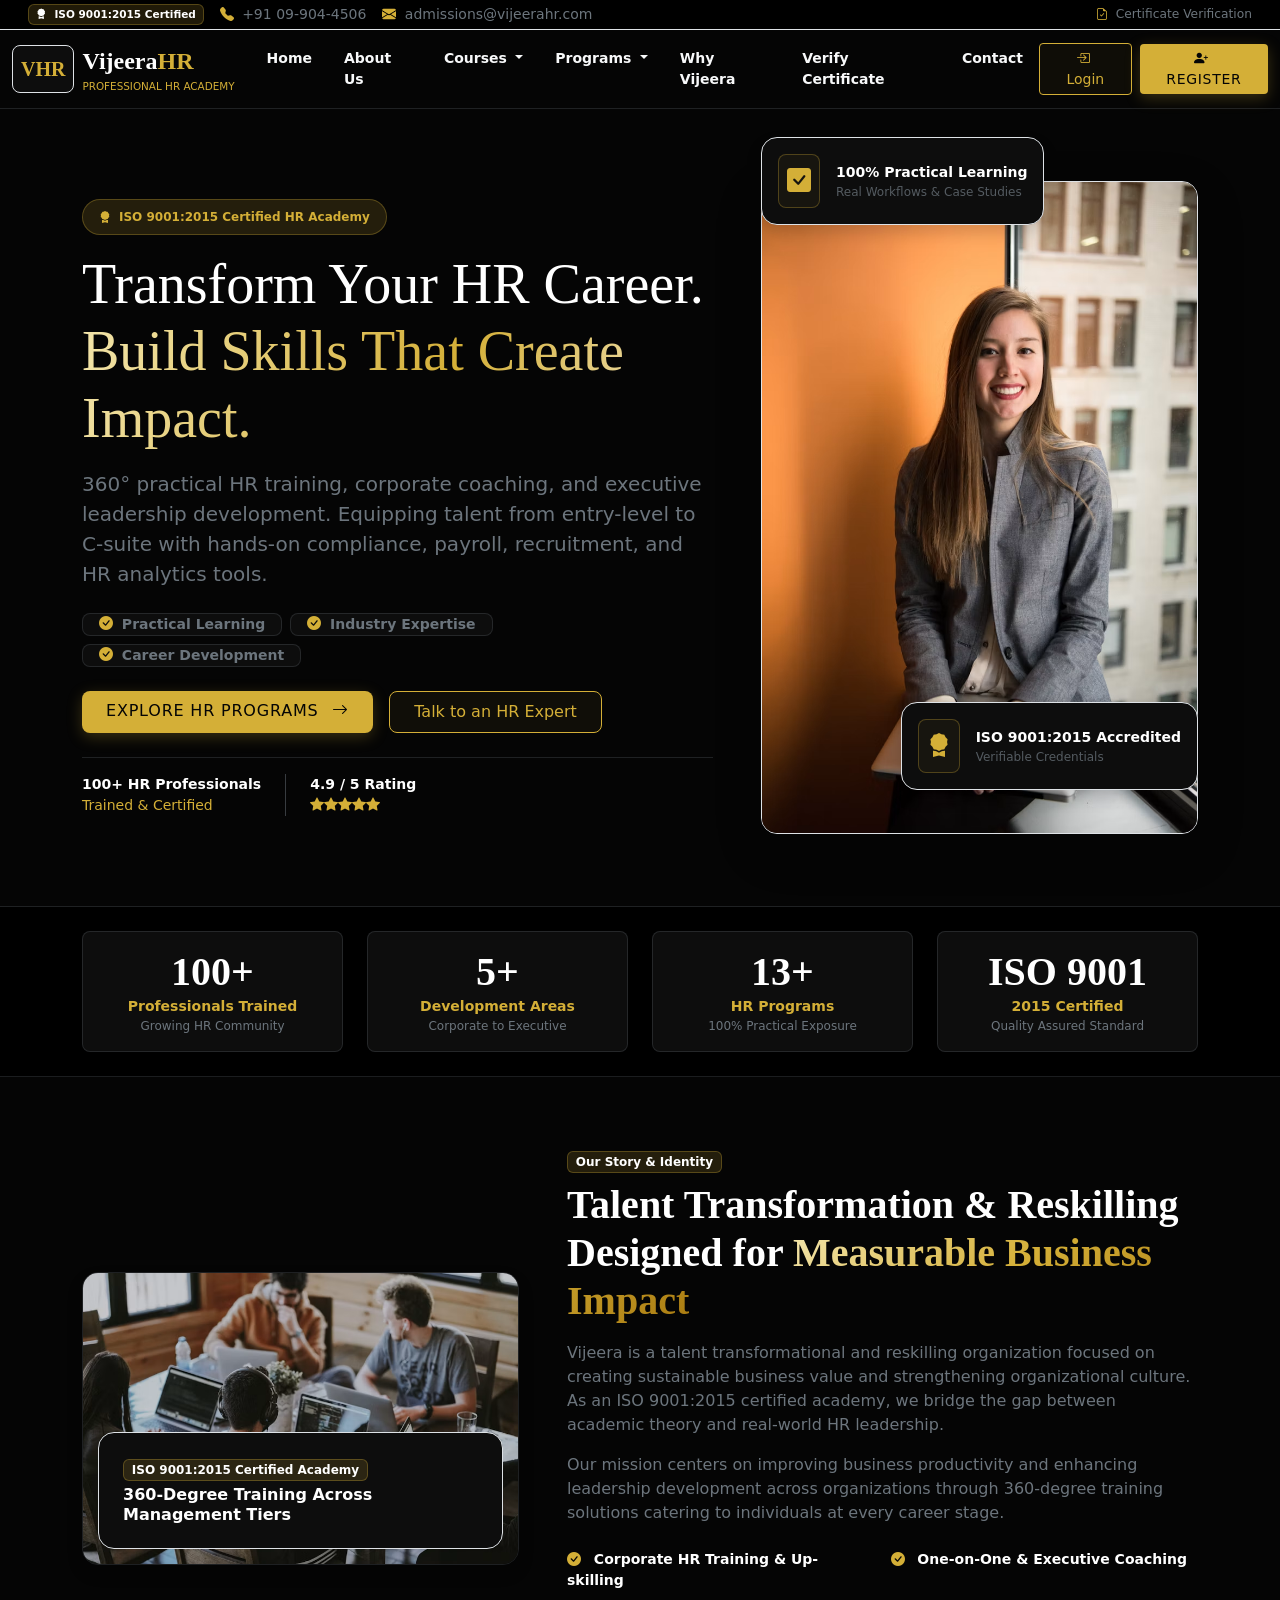
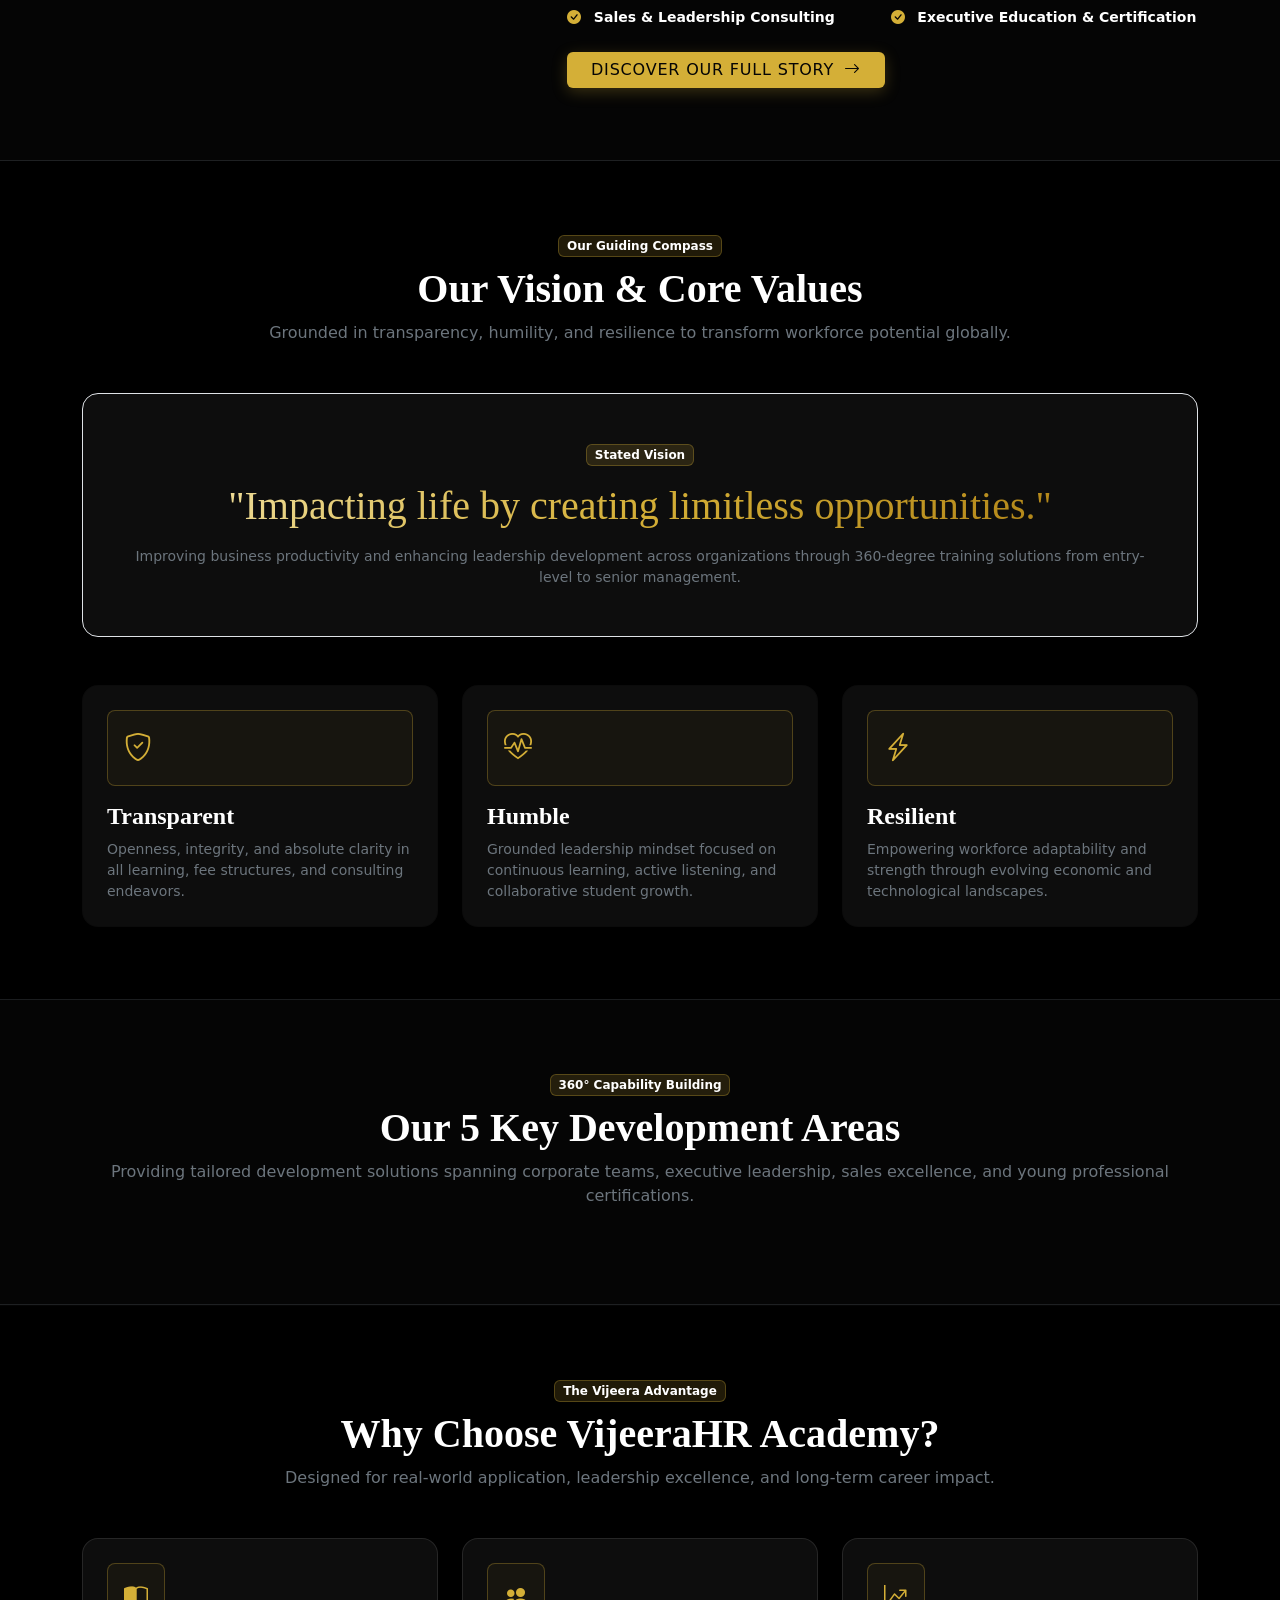
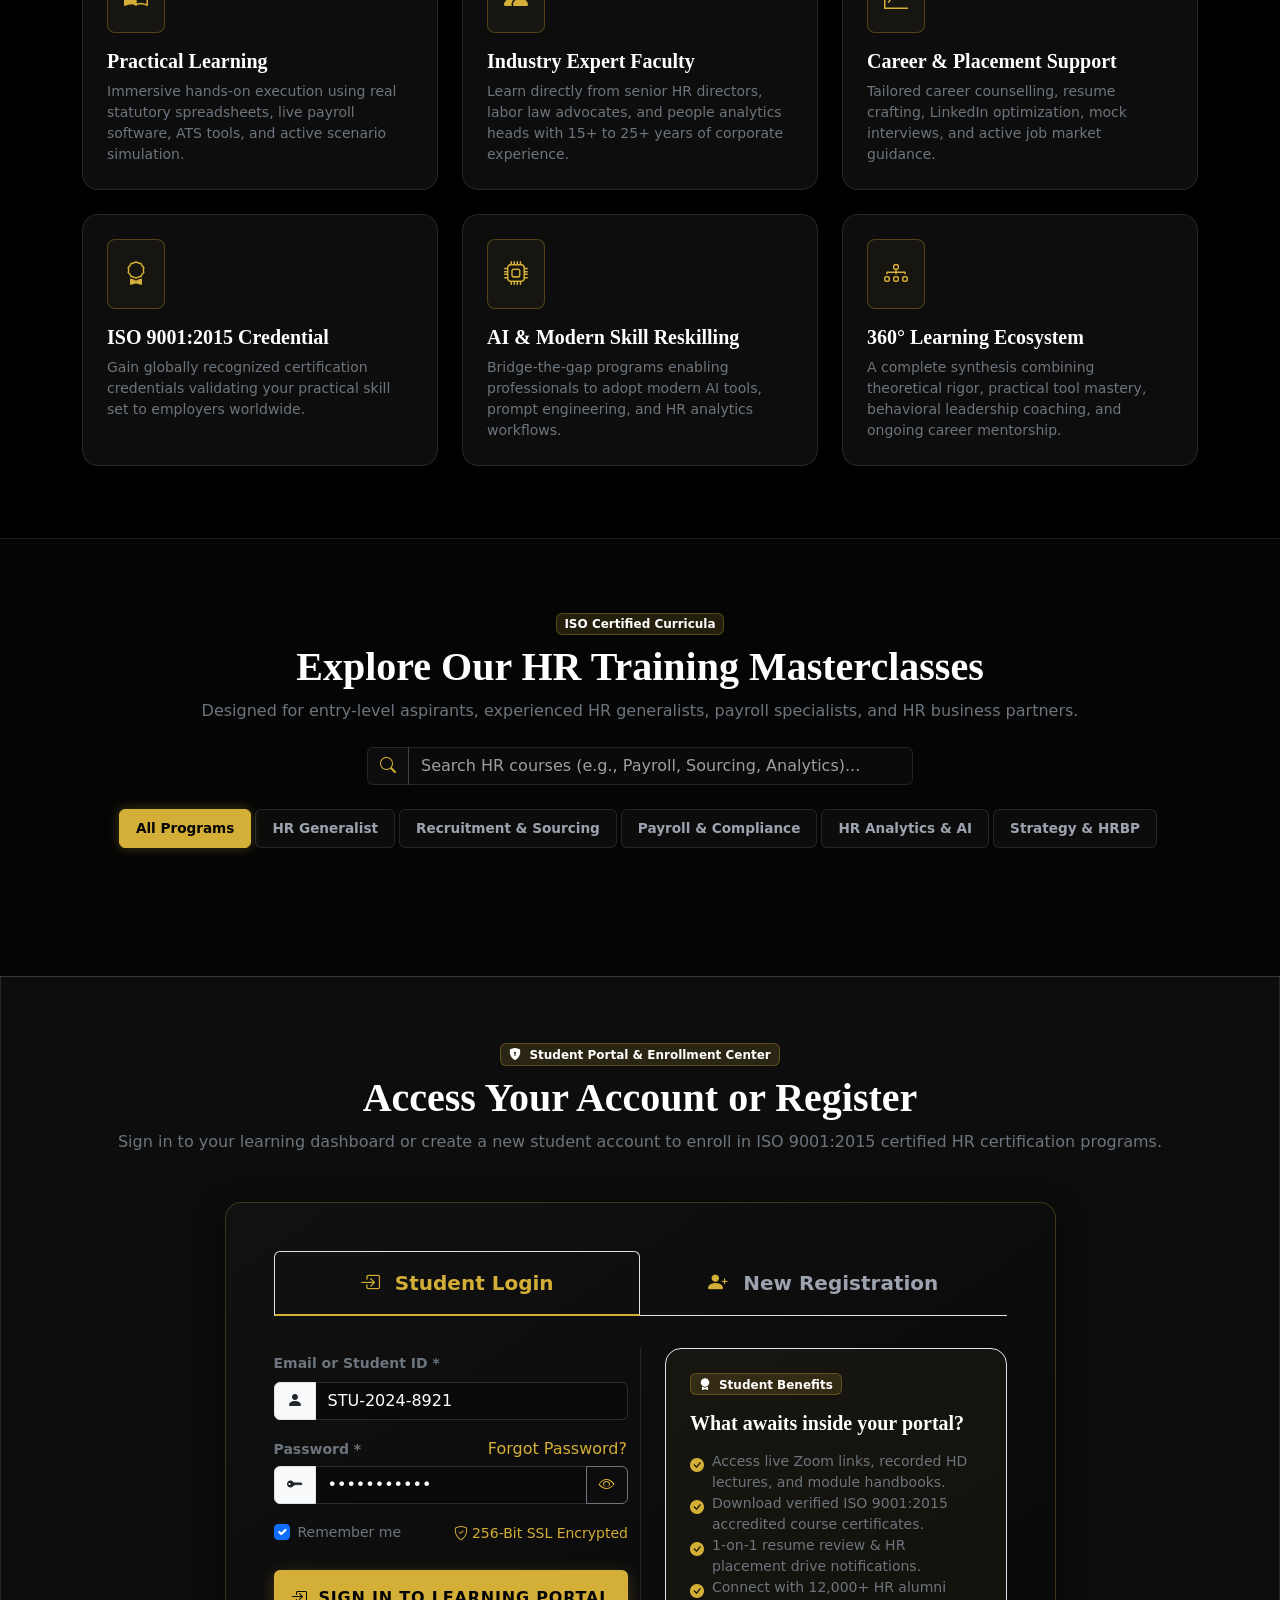
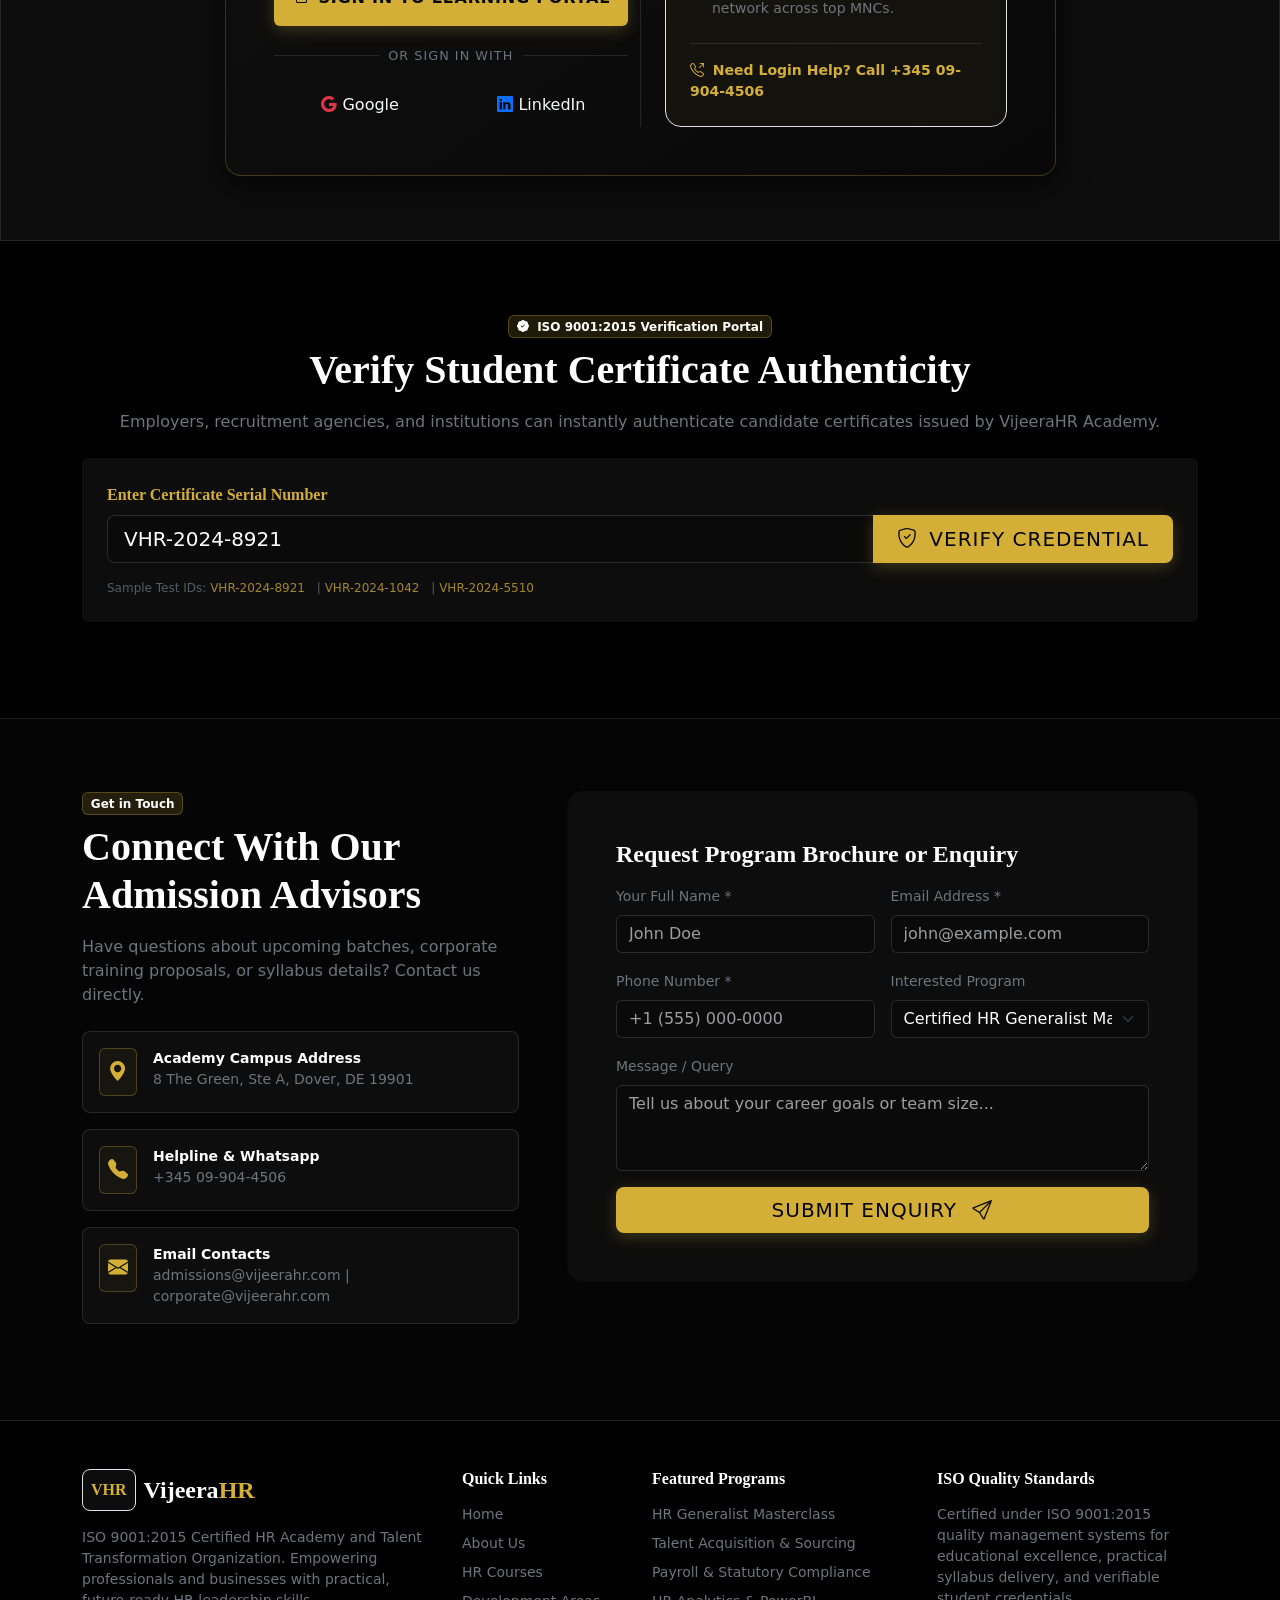
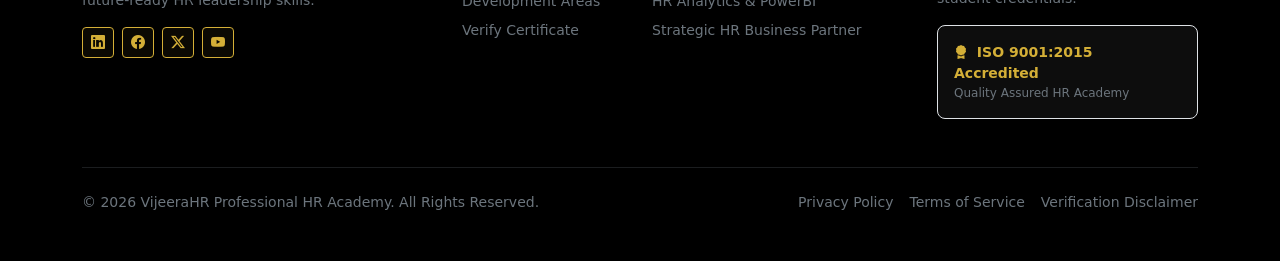
<file: Admin.html>
<!doctype html>
<html lang="en">

<head>
  <meta charset="UTF-8" />
  <meta name="viewport" content="width=device-width, initial-scale=1.0" />
  <title>Admin Dashboard | VijeeraHR Academy</title>
  
  <!-- CSS Dependencies -->
  <link rel="stylesheet" href="https://cdn.jsdelivr.net/npm/bootstrap@5.3.3/dist/css/bootstrap.min.css">
  <link rel="stylesheet" href="https://cdn.jsdelivr.net/npm/bootstrap-icons@1.11.3/font/bootstrap-icons.min.css">
  <link rel="stylesheet" href="style.css" />
  
  <!-- JavaScript Dependencies (Deferred for better loading performance) -->
  <script src="https://code.jquery.com/jquery-3.7.1.min.js" defer></script>
  <script src="https://cdn.jsdelivr.net/npm/bootstrap@5.3.3/dist/js/bootstrap.bundle.min.js" defer></script>
  <script type="module" src="script.js" defer></script>
</head>

<body class="bg-vijeera-dark text-light">

  <!-- Top Navigation Bar -->
  <header>
    <nav class="navbar navbar-dark bg-black border-bottom border-secondary border-opacity-25 py-3 sticky-top" aria-label="Main Navigation">
      <div class="container-fluid max-w-7xl px-4">
        <a class="navbar-brand d-flex align-items-center gap-2" href="index.html">
          <div class="p-2 rounded-3 bg-vijeera-card border border-gold border-opacity-50 text-gold fw-bold font-serif-title">
            VHR
          </div>
          <div>
            <div class="fw-bold fs-4 text-white font-serif-title tracking-tight leading-none">
              Vijeera<span class="text-gold">HR</span> Portal
            </div>
          </div>
        </a>
        <div class="d-flex align-items-center gap-2">
          <a href="index.html" class="btn btn-outline-gold btn-sm">
            <i class="bi bi-globe me-1" aria-hidden="true"></i> Main Website
          </a>
          <button id="btnLogoutAdmin" class="btn btn-danger btn-sm" type="button">
            <i class="bi bi-box-arrow-right me-1" aria-hidden="true"></i> Logout
          </button>
        </div>
      </div>
    </nav>
  </header>

  <!-- Admin Panel Main Content -->
  <main id="adminPanel" class="container py-4">

    <!-- Header Section -->
    <div class="d-flex flex-column flex-md-row justify-content-between align-items-md-center mb-4 pb-3 border-bottom border-secondary border-opacity-25 gap-3">
      <div>
        <h1 class="h2 text-white font-serif-title mb-1">
          System Control Panel
        </h1>
        <p class="text-light small mb-0">Logged in as: <span id="adminWelcomeName" class="text-gold fw-bold">Administrator</span> | Control platform permissions &amp; student registrations.</p>
      </div>
      <div>
        <button class="btn btn-gold btn-sm fw-bold px-3 py-2 shadow-sm" data-bs-toggle="modal" data-bs-target="#addUserModal" type="button">
          <i class="bi bi-person-plus-fill me-1" aria-hidden="true"></i> Register New User
        </button>
      </div>
    </div>

    <!-- Analytics / Dashboard Summary Cards -->
    <section class="row g-3 mb-4" aria-label="Analytics Summary">
      <div class="col-md-3">
        <div class="card bg-vijeera-card text-white border-vijeera rounded-4 p-3 shadow-sm h-100">
          <div class="d-flex align-items-center justify-content-between">
            <div>
              <span class="text-white small d-block mb-1">Total Users</span>
              <h2 class="h3 font-serif-title text-white mb-0" id="statTotalUsers">0</h2>
            </div>
            <div class="p-3 bg-primary bg-opacity-10 text-primary rounded-3">
              <i class="bi bi-people-fill fs-4" aria-hidden="true"></i>
            </div>
          </div>
        </div>
      </div>
      <div class="col-md-3">
        <div class="card bg-vijeera-card text-white border-vijeera rounded-4 p-3 shadow-sm h-100">
          <div class="d-flex align-items-center justify-content-between">
            <div>
              <span class="text-white small d-block mb-1">Students / Users</span>
              <h2 class="h3 font-serif-title text-info mb-0" id="statStandardUsers">0</h2>
            </div>
            <div class="p-3 bg-info bg-opacity-10 text-info rounded-3">
              <i class="bi bi-journal-check fs-4" aria-hidden="true"></i>
            </div>
          </div>
        </div>
      </div>
      <div class="col-md-3">
        <div class="card bg-vijeera-card text-white border-vijeera rounded-4 p-3 shadow-sm h-100">
          <div class="d-flex align-items-center justify-content-between">
            <div>
              <span class="text-white small d-block mb-1">Admins</span>
              <h2 class="h3 font-serif-title text-gold mb-0" id="statAdminCount">0</h2>
            </div>
            <div class="p-3 bg-warning bg-opacity-10 text-warning rounded-3">
              <i class="bi bi-shield-lock-fill fs-4" aria-hidden="true"></i>
            </div>
          </div>
        </div>
      </div>
      <div class="col-md-3">
        <div class="card bg-vijeera-card text-white border-vijeera rounded-4 p-3 shadow-sm h-100">
          <div class="d-flex align-items-center justify-content-between">
            <div>
              <span class="text-white small d-block mb-1">Active Accounts</span>
              <h2 class="h3 font-serif-title text-success mb-0" id="statActiveUsers">0</h2>
            </div>
            <div class="p-3 bg-success bg-opacity-10 text-success rounded-3">
              <i class="bi bi-person-check-fill fs-4" aria-hidden="true"></i>
            </div>
          </div>
        </div>
      </div>
    </section>

    <!-- Main Data Table Container -->
    <section class="card bg-vijeera-card text-white border-vijeera rounded-4 shadow overflow-hidden mb-4" aria-label="User Directory">
      <div class="card-header bg-black bg-opacity-50 border-bottom border-secondary border-opacity-25 p-3 d-flex flex-column flex-md-row justify-content-between align-items-md-center gap-3">
        <div class="d-flex align-items-center gap-3">
          <h2 class="h5 font-serif-title text-gold mb-0">
            <i class="bi bi-person-lines-fill me-2" aria-hidden="true"></i>User Records Directory
          </h2>
          <div class="btn-group btn-group-sm" role="group" id="roleFilterGroup" aria-label="Filter Users by Role">
            <button type="button" class="btn btn-outline-secondary active text-light filter-role-btn" data-role="ALL">All</button>
            <button type="button" class="btn btn-outline-secondary text-light filter-role-btn" data-role="USER">Users</button>
            <button type="button" class="btn btn-outline-secondary text-light filter-role-btn" data-role="ADMIN">Admins</button>
          </div>
        </div>

        <!-- Live Search -->
        <div class="input-group input-group-sm" style="max-width: 300px;">
          <span class="input-group-text bg-dark text-muted border-secondary border-opacity-50" id="search-addon">
            <i class="bi bi-search" aria-hidden="true"></i>
          </span>
          <input type="text" id="userSearchInput" class="form-bg-dark form-control text-light border-secondary border-opacity-50" placeholder="Search name, email, or role..." aria-label="Search users" aria-describedby="search-addon">
        </div>
      </div>

      <!-- Table Body -->
      <div class="table-responsive">
        <table class="table table-dark table-hover align-middle mb-0">
          <thead class="table-black border-bottom border-secondary">
            <tr>
              <th scope="col" class="py-3 px-3" style="width: 50px;">#</th>
              <th scope="col" class="py-3">Full Name</th>
              <th scope="col" class="py-3">Email Address</th>
              <th scope="col" class="py-3">Role</th>
              <th scope="col" class="py-3">Status</th>
              <th scope="col" class="py-3 text-end pe-3">Actions</th>
            </tr>
          </thead>
          <tbody id="adminUserTableBody">
            <!-- Dynamic rows injected by JavaScript -->
          </tbody>
        </table>
      </div>
    </section>

    <!-- System Activity Log Footer Widget -->
    <aside class="card bg-vijeera-card text-white border-vijeera rounded-4 p-3 shadow-sm">
      <h2 class="h6 font-serif-title text-gold mb-2">
        <i class="bi bi-clock-history me-2" aria-hidden="true"></i>System Event Log
      </h2>
      <ul class="list-unstyled mb-0 small text-white" id="activityLogList">
        <li class="py-1 border-bottom border-secondary border-opacity-10">
          <i class="bi bi-check2-circle text-success me-2" aria-hidden="true"></i>Admin Dashboard initialized successfully.
        </li>
      </ul>
    </aside>

  </main>

  <!-- Modal: Add New User -->
  <div class="modal fade" id="addUserModal" tabindex="-1" aria-labelledby="addUserModalLabel" aria-hidden="true">
    <div class="modal-dialog modal-dialog-centered">
      <div class="modal-content bg-vijeera-card text-light border-vijeera">
        <div class="modal-header border-secondary border-opacity-25">
          <h5 class="modal-title font-serif-title text-gold" id="addUserModalLabel">
            <i class="bi bi-person-plus me-2" aria-hidden="true"></i>Create Platform Account
          </h5>
          <button type="button" class="btn-close btn-close-white" data-bs-dismiss="modal" aria-label="Close"></button>
        </div>
        <form id="adminAddUserForm" autocomplete="off">
          <div class="modal-body">
            <div class="mb-3">
              <label for="adminAddName" class="form-label small text-light">Full Name</label>
              <input type="text" id="adminAddName" class="form-control bg-dark text-light border-secondary" placeholder="John Doe" required>
            </div>
            <div class="mb-3">
              <label for="adminAddEmail" class="form-label small text-light">Email Address</label>
              <input type="email" id="adminAddEmail" class="form-control bg-dark text-light border-secondary" placeholder="john@example.com" required>
            </div>
            <div class="mb-3">
              <label for="adminAddPassword" class="form-label small text-light">Password</label>
              <input type="password" id="adminAddPassword" class="form-control bg-dark text-light border-secondary" placeholder="••••••••" required minlength="8">
            </div>
            <div class="mb-3">
              <label for="adminAddRole" class="form-label small text-light">Access Level / Role</label>
              <select id="adminAddRole" class="form-select bg-dark text-light border-secondary">
                <option value="USER">USER (Student / Standard)</option>
                <option value="ADMIN">ADMIN (Full Access)</option>
              </select>
            </div>
          </div>
          <div class="modal-footer border-secondary border-opacity-25">
            <button type="button" class="btn btn-outline-secondary btn-sm" data-bs-dismiss="modal">Cancel</button>
            <button type="submit" class="btn btn-gold btn-sm fw-bold px-3">Create User</button>
          </div>
        </form>
      </div>
    </div>
  </div>

  <!-- Footer -->
  <footer class="py-4 bg-black text-secondary border-top border-secondary border-opacity-25 mt-5">
    <div class="container text-center small">
      &copy; 2026 VijeeraHR Professional HR Academy Admin Portal. All Rights Reserved.
    </div>
  </footer>

</body>

</html>
</file>
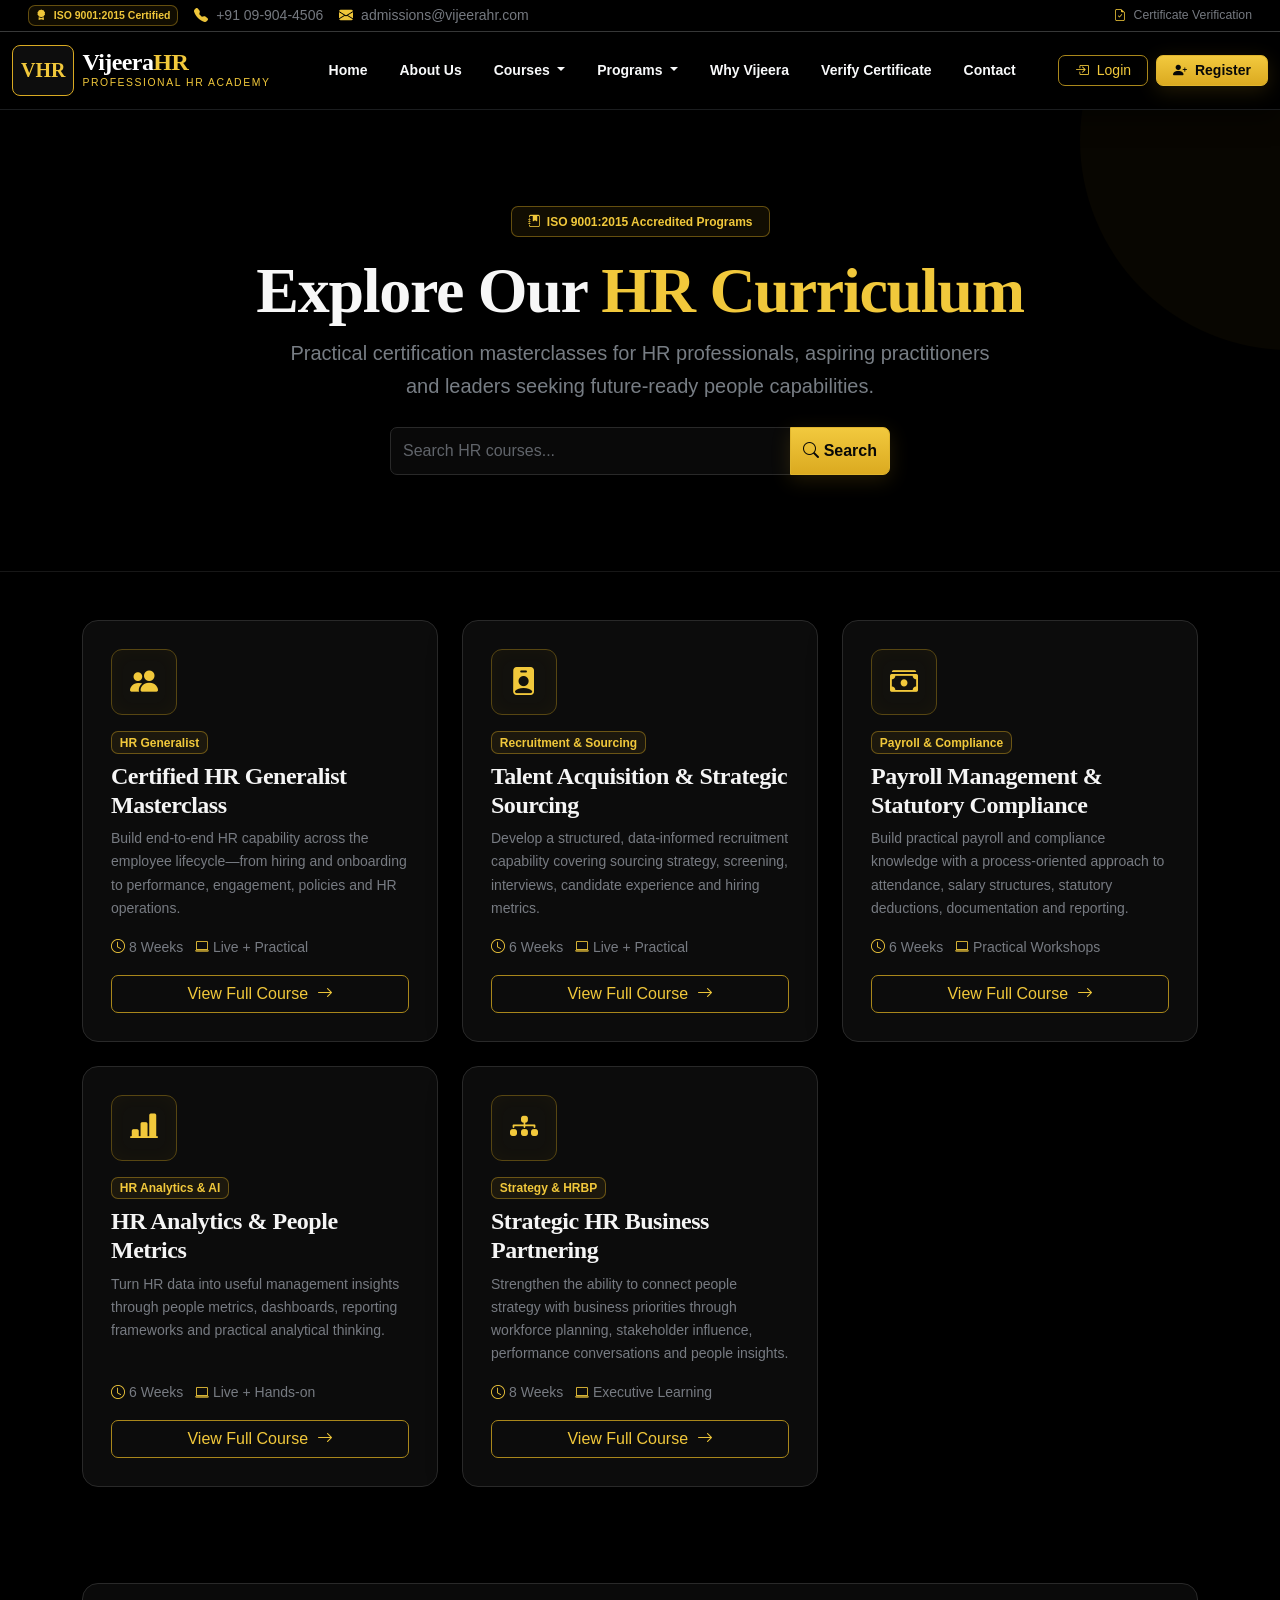
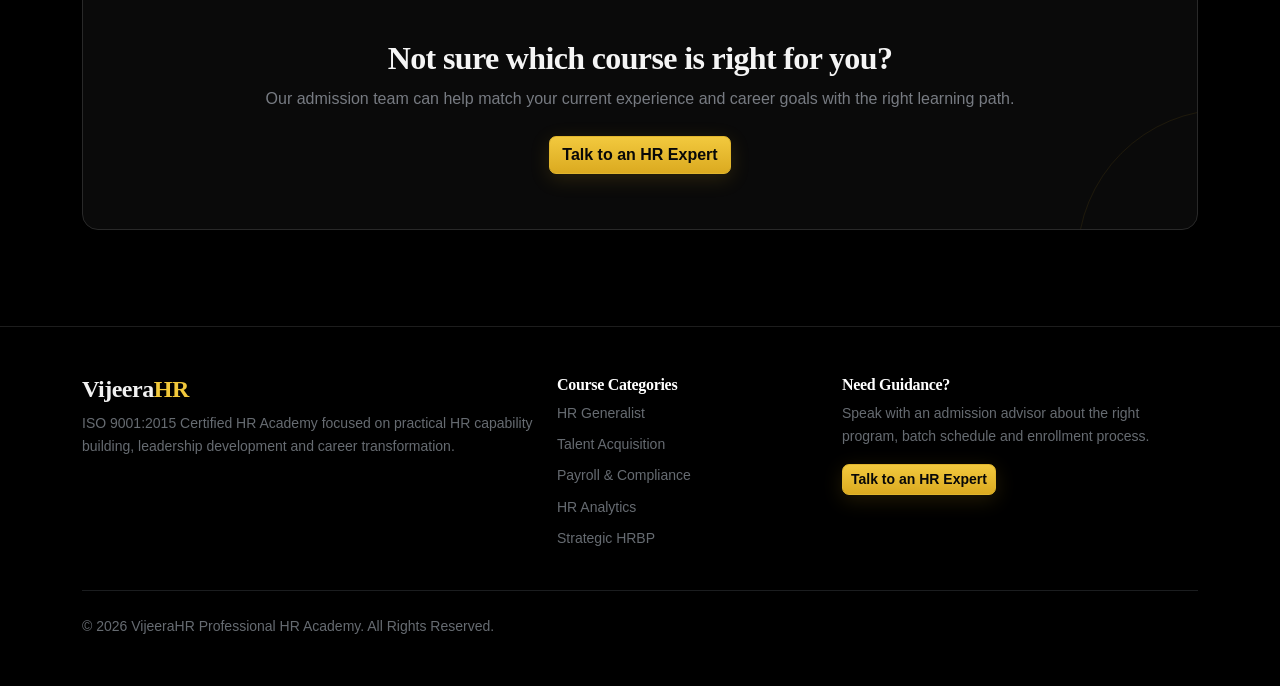
<file: courses.html>
<!doctype html>
<html lang="en">

<head>
  <meta charset="UTF-8">
  <meta name="viewport" content="width=device-width, initial-scale=1">
  <title>HR Courses & Certifications | VijeeraHR Academy</title>
  <meta name="description" content="Explore VijeeraHR practical HR certification programs.">
  <link href="https://cdn.jsdelivr.net/npm/bootstrap@5.3.3/dist/css/bootstrap.min.css" rel="stylesheet">
  <link rel="stylesheet" href="https://cdn.jsdelivr.net/npm/bootstrap-icons@1.11.3/font/bootstrap-icons.min.css">

  <style>
    /* =========================================================
    VIJEERA HR - BLACK / GOLD PREMIUM THEME
    ========================================================= */

    :root {
      --black: #000000;
      --black-soft: #080808;
      --panel: #0d0d0d;
      --panel-2: #111111;
      --border: #242424;
      --border-light: #303030;

      --gold: #d9aa22;
      --gold-light: #f1c83b;
      --gold-dark: #8f7112;

      --white: #f7f7f7;
      --text: #d6d6d6;
      --muted: #777b82;
      --muted-2: #5d6269;

      --radius: 16px;
    }

    /* ---------- GLOBAL ---------- */

    html {
      scroll-behavior: smooth;
    }

    body {
      margin: 0;
      padding: 0;
      background: #000000 !important;
      color: var(--white);
      font-family: Arial, Helvetica, sans-serif;
      line-height: 1.65;
    }

    main,
    section {
      background: #000000;
    }

    a {
      transition: all .2s ease;
    }

    ::selection {
      background: var(--gold);
      color: #000;
    }

    /* ---------- TYPOGRAPHY & UTILITIES ---------- */

    h1,
    h2,
    h3,
    h4,
    h5,
    h6 {
      color: #f5f5f5;
      font-family: Georgia, "Times New Roman", serif;
      font-weight: 700;
      letter-spacing: -.02em;
    }

    .font-serif-title {
      font-family: Georgia, "Times New Roman", serif;
    }

    .font-sans {
      font-family: Arial, Helvetica, sans-serif;
    }

    .tracking-tight {
      letter-spacing: -0.025em;
    }

    .tracking-widest {
      letter-spacing: 0.15em;
    }

    .leading-none {
      line-height: 1;
    }

    .max-w-7xl {
      max-width: 80rem;
      margin-left: auto;
      margin-right: auto;
    }

    p {
      color: var(--muted);
    }

    .text-secondary {
      color: var(--muted) !important;
    }

    .text-gold {
      color: var(--gold-light) !important;
    }

    .hover-gold:hover {
      color: var(--gold-light) !important;
    }

    .bg-vijeera-dark {
      background-color: #000000 !important;
    }

    .bg-vijeera-card {
      background-color: #0d0d0d !important;
    }

    .border-gold {
      border-color: var(--gold) !important;
    }

    /* ---------- NAVBAR & TOP BAR ---------- */

    .course-nav {
      box-shadow: 0 8px 25px rgba(0, 0, 0, .45);
    }

    .nav-link {
      transition: color 0.2s ease;
    }

    .nav-link:hover {
      color: var(--gold-light) !important;
    }

    .dropdown-menu-dark {
      background-color: #090909;
      border: 1px solid #2c2c2c;
      box-shadow: 0 18px 45px rgba(0, 0, 0, .75);
    }

    .dropdown-item {
      color: #d9d9d9;
      padding: .65rem .8rem;
      font-size: 14px;
    }

    .dropdown-item:hover,
    .dropdown-item:focus {
      color: var(--gold-light);
      background: #151515;
    }

    /* ---------- BUTTONS ---------- */

    .btn-gold {
      color: #080808 !important;
      background: linear-gradient(180deg, #f2c93e, #dbaa20);
      border: 1px solid #e0b52d;
      border-radius: 7px;
      font-weight: 700;
      box-shadow: 0 5px 20px rgba(217, 170, 34, .16);
    }

    .btn-gold:hover {
      color: #000 !important;
      background: linear-gradient(180deg, #ffe06a, #e6b82d);
      transform: translateY(-1px);
      box-shadow: 0 7px 25px rgba(217, 170, 34, .25);
    }

    .btn-outline-gold {
      color: var(--gold-light) !important;
      background: transparent;
      border: 1px solid #a9871b;
      border-radius: 7px;
    }

    .btn-outline-gold:hover {
      color: #000 !important;
      background: var(--gold-light);
      border-color: var(--gold-light);
    }

    /* ---------- BADGES ---------- */

    .badge-gold {
      display: inline-block;
      color: var(--gold-light) !important;
      background: rgba(217, 170, 34, .08);
      border: 1px solid rgba(217, 170, 34, .42);
      border-radius: 7px;
      font-weight: 600;
    }

    /* ---------- HERO ---------- */

    .hero {
      position: relative;
      overflow: hidden;
      background: #000000 !important;
      border-bottom: 1px solid #171717;
    }

    .hero::before {
      content: "";
      position: absolute;
      width: 420px;
      height: 420px;
      right: -220px;
      top: -180px;
      border-radius: 50%;
      background: rgba(217, 170, 34, .035);
      pointer-events: none;
    }

    .hero .container {
      position: relative;
      z-index: 1;
    }

    .hero h1 {
      font-size: clamp(2.6rem, 5vw, 4.6rem);
      color: #f7f7f7;
    }

    .hero .lead {
      max-width: 780px;
      color: #777d84 !important;
    }

    /* ---------- ICON ---------- */

    .course-icon {
      width: 66px;
      height: 66px;
      display: grid;
      place-items: center;

      color: var(--gold-light);
      background: #12110d;
      border: 1px solid #574612;
      border-radius: 11px;

      font-size: 28px;
      box-shadow: inset 0 0 18px rgba(217, 170, 34, .035);
    }

    /* ---------- CARDS ---------- */

    .info-card,
    .cta-card {
      background: #0c0c0c !important;
      border: 1px solid #292929 !important;
      border-radius: 16px;
      box-shadow: 0 12px 35px rgba(0, 0, 0, .25);
    }

    .info-card {
      padding: 28px;
      height: 100%;
      transition: all .2s ease;
    }

    .info-card:hover {
      border-color: #494949 !important;
      transform: translateY(-2px);
    }

    /* ---------- CTA ---------- */

    .cta-card {
      position: relative;
      overflow: hidden;
      padding: 55px !important;
      background: #0a0a0a !important;
    }

    .cta-card::after {
      content: "";
      position: absolute;
      width: 300px;
      height: 300px;
      right: -180px;
      bottom: -180px;
      border-radius: 50%;
      border: 1px solid rgba(217, 170, 34, .1);
    }

    /* ---------- FORMS & SEARCH ---------- */

    .form-control {
      min-height: 48px;
      color: #eeeeee !important;
      background: #090909 !important;
      border: 1px solid #292929 !important;
      border-radius: 7px;
    }

    .form-control::placeholder {
      color: #60646a;
    }

    .form-control:focus {
      color: #fff !important;
      background: #090909 !important;
      border-color: #9d7e1a !important;
      box-shadow: 0 0 0 .2rem rgba(217, 170, 34, .08) !important;
    }

    .search-box {
      max-width: 500px;
      margin: 0 auto;
    }

    /* ---------- FOOTER ---------- */

    footer {
      background: #000000 !important;
      border-top: 1px solid #1d1d1d;
    }

    footer h4,
    footer h5,
    footer h6 {
      color: #f2f2f2;
    }

    footer .text-secondary {
      color: #666b71 !important;
    }

    footer a:hover {
      color: var(--gold-light) !important;
    }
  </style>
</head>

<body>

  <!-- Top Announcement & Contact Bar -->
  <div class="bg-black text-light py-1 px-3 border-bottom border-light border-opacity-25 small">
    <div class="container-fluid max-w-7xl d-flex flex-column flex-md-row justify-content-between align-items-center gap-2">
      <div class="d-flex align-items-center gap-3 flex-wrap justify-content-center justify-content-md-start">
        <span class="badge badge-gold">
          <i class="bi bi-award-fill me-1"></i> ISO 9001:2015 Certified
        </span>
        <a href="tel:+345099044506" class="text-secondary text-decoration-none hover-gold d-none d-md-inline">
          <i class="bi bi-telephone-fill text-gold me-1"></i> +91 09-904-4506
        </a>
        <a href="mailto:admissions@vijeerahr.com" class="text-secondary text-decoration-none hover-gold d-none d-lg-inline">
          <i class="bi bi-envelope-fill text-gold me-1"></i> admissions@vijeerahr.com
        </a>
      </div>

      <div class="d-flex align-items-center gap-3">
        <a href="#verify" class="text-secondary text-decoration-none hover-gold small">
          <i class="bi bi-file-earmark-check text-gold me-1"></i> Certificate Verification
        </a>
      </div>
    </div>
  </div>

  <!-- Sticky Main Navbar -->
  <nav class="navbar navbar-expand-lg navbar-dark bg-vijeera-dark border-bottom border-secondary border-opacity-25 sticky-top py-2 course-nav">
    <div class="container-fluid max-w-7xl">
      <!-- Logo -->
      <a class="navbar-brand d-flex align-items-center gap-2" href="#hero">
        <div class="p-2 rounded-3 bg-vijeera-card border border-gold border-opacity-50 text-gold fw-bold font-serif-title">
          VHR
        </div>
        <div>
          <div class="fw-bold fs-4 text-white font-serif-title tracking-tight leading-none">
            Vijeera<span class="text-gold">HR</span>
          </div>
          <div class="text-gold text-uppercase tracking-widest font-sans" style="font-size: 0.65rem;">
            Professional HR Academy
          </div>
        </div>
      </a>

      <!-- Mobile Toggler -->
      <button class="navbar-toggler border-0" type="button" data-bs-toggle="collapse" data-bs-target="#vijeeraNavbar" aria-controls="vijeeraNavbar" aria-expanded="false" aria-label="Toggle navigation">
        <span class="navbar-toggler-icon"></span>
      </button>

      <!-- Nav Items -->
      <div class="collapse navbar-collapse" id="vijeeraNavbar">
        <ul class="navbar-nav mx-auto mb-2 mb-lg-0 fw-semibold small">
          <li class="nav-item">
            <a class="nav-link text-light px-3" href="#hero">Home</a>
          </li>
          <li class="nav-item">
            <a class="nav-link text-light px-3" href="#story">About Us</a>
          </li>
          <li class="nav-item dropdown">
            <a class="nav-link dropdown-toggle text-light px-3" href="#courses" id="coursesDropdown" role="button" data-bs-toggle="dropdown" aria-expanded="false">
              Courses
            </a>
            <ul class="dropdown-menu dropdown-menu-dark rounded-3" aria-labelledby="coursesDropdown">
              <li><a class="dropdown-item fw-bold text-gold" href="#courses">View All HR Courses</a></li>
              <li>
                <hr class="dropdown-divider border-secondary opacity-25">
              </li>
              <li><a class="dropdown-item" href="hr-generalist.html">HR Generalist Masterclass</a></li>
              <li><a class="dropdown-item" href="talent-acquisition.html">Talent Acquisition & Sourcing</a></li>
              <li><a class="dropdown-item" href="payroll-compliance.html">Payroll & Statutory Compliance</a></li>
              <li><a class="dropdown-item" href="hr-analytics.html">HR Analytics & People Metrics</a></li>
              <li><a class="dropdown-item" href="strategic-hrbp.html">Strategic HR Business Partnering</a></li>
            </ul>
          </li>
          <li class="nav-item dropdown">
            <a class="nav-link dropdown-toggle text-light px-3" href="#development" id="programsDropdown" role="button" data-bs-toggle="dropdown" aria-expanded="false">
              Programs
            </a>
            <ul class="dropdown-menu dropdown-menu-dark rounded-3" aria-labelledby="programsDropdown">
              <li><a class="dropdown-item" href="#development">Corporate HR Training</a></li>
              <li><a class="dropdown-item" href="#development">Executive 1-on-1 Coaching</a></li>
              <li><a class="dropdown-item" href="#development">Sales & Leadership Consulting</a></li>
              <li><a class="dropdown-item" href="#development">Young Professional Certifications</a></li>
              <li><a class="dropdown-item" href="#development">Executive Education Programs</a></li>
            </ul>
          </li>
          <li class="nav-item">
            <a class="nav-link text-light px-3" href="#why-us">Why Vijeera</a>
          </li>
          <li class="nav-item">
            <a class="nav-link text-light px-3" href="#verify">Verify Certificate</a>
          </li>
          <li class="nav-item">
            <a class="nav-link text-light px-3" href="#contact">Contact</a>
          </li>
        </ul>

        <!-- Action CTAs -->
        <div class="d-flex align-items-center gap-2 mt-3 mt-lg-0" id="navAuthButtons">
          <button type="button" class="btn btn-outline-gold btn-sm px-3" data-bs-toggle="modal" data-bs-target="#loginModal">
            <i class="bi bi-box-arrow-in-right me-1"></i>
            Login
          </button>
          <button type="button" class="btn btn-gold btn-sm px-3" data-bs-toggle="modal" data-bs-target="#registerModal">
            <i class="bi bi-person-plus-fill me-1"></i>
            Register
          </button>
        </div>
      </div>
    </div>
  </nav>

  <!-- Hero Section -->
  <main>
    <section id="hero" class="hero py-5">
      <div class="container text-center py-lg-5">
        <span class="badge badge-gold px-3 py-2 mb-3"><i class="bi bi-journal-bookmark-fill me-1"></i> ISO 9001:2015 Accredited Programs</span>
        <h1 class="display-4 fw-bold">Explore Our <span class="text-gold">HR Curriculum</span></h1>
        <p class="lead text-secondary mx-auto mb-4" style="max-width:720px">Practical certification masterclasses for HR professionals, aspiring practitioners and leaders seeking future-ready people capabilities.</p>

        <!-- Search Input -->
        <div class="search-box">
          <div class="input-group">
            <input type="text" class="form-control" placeholder="Search HR courses..." aria-label="Search HR courses">
            <button class="btn btn-gold" type="button"><i class="bi bi-search"></i> Search</button>
          </div>
        </div>
      </div>
    </section>

    <!-- Courses Grid Section -->
    <section id="courses" class="py-5">
      <div class="container">
        <div class="row g-4">
          <!-- Course 1 -->
          <div class="col-md-6 col-xl-4">
            <div class="info-card d-flex flex-column">
              <div class="course-icon mb-3"><i class="bi bi-people-fill"></i></div>
              <span class="badge badge-gold align-self-start mb-2">HR Generalist</span>
              <h4 class="fw-bold">Certified HR Generalist Masterclass</h4>
              <p class="text-secondary small flex-grow-1">Build end-to-end HR capability across the employee lifecycle—from hiring and onboarding to performance, engagement, policies and HR operations.</p>
              <div class="small text-secondary mb-3"><i class="bi bi-clock text-gold me-1"></i>8 Weeks &nbsp; <i class="bi bi-laptop text-gold me-1"></i>Live + Practical</div>
              <a href="hr-generalist.html" class="btn btn-outline-gold w-100">View Full Course <i class="bi bi-arrow-right ms-1"></i></a>
            </div>
          </div>

          <!-- Course 2 -->
          <div class="col-md-6 col-xl-4">
            <div class="info-card d-flex flex-column">
              <div class="course-icon mb-3"><i class="bi bi-person-badge-fill"></i></div>
              <span class="badge badge-gold align-self-start mb-2">Recruitment & Sourcing</span>
              <h4 class="fw-bold">Talent Acquisition & Strategic Sourcing</h4>
              <p class="text-secondary small flex-grow-1">Develop a structured, data-informed recruitment capability covering sourcing strategy, screening, interviews, candidate experience and hiring metrics.</p>
              <div class="small text-secondary mb-3"><i class="bi bi-clock text-gold me-1"></i>6 Weeks &nbsp; <i class="bi bi-laptop text-gold me-1"></i>Live + Practical</div>
              <a href="talent-acquisition.html" class="btn btn-outline-gold w-100">View Full Course <i class="bi bi-arrow-right ms-1"></i></a>
            </div>
          </div>

          <!-- Course 3 -->
          <div class="col-md-6 col-xl-4">
            <div class="info-card d-flex flex-column">
              <div class="course-icon mb-3"><i class="bi bi-cash-stack"></i></div>
              <span class="badge badge-gold align-self-start mb-2">Payroll & Compliance</span>
              <h4 class="fw-bold">Payroll Management & Statutory Compliance</h4>
              <p class="text-secondary small flex-grow-1">Build practical payroll and compliance knowledge with a process-oriented approach to attendance, salary structures, statutory deductions, documentation and reporting.</p>
              <div class="small text-secondary mb-3"><i class="bi bi-clock text-gold me-1"></i>6 Weeks &nbsp; <i class="bi bi-laptop text-gold me-1"></i>Practical Workshops</div>
              <a href="payroll-compliance.html" class="btn btn-outline-gold w-100">View Full Course <i class="bi bi-arrow-right ms-1"></i></a>
            </div>
          </div>

          <!-- Course 4 -->
          <div class="col-md-6 col-xl-4">
            <div class="info-card d-flex flex-column">
              <div class="course-icon mb-3"><i class="bi bi-bar-chart-line-fill"></i></div>
              <span class="badge badge-gold align-self-start mb-2">HR Analytics & AI</span>
              <h4 class="fw-bold">HR Analytics & People Metrics</h4>
              <p class="text-secondary small flex-grow-1">Turn HR data into useful management insights through people metrics, dashboards, reporting frameworks and practical analytical thinking.</p>
              <div class="small text-secondary mb-3"><i class="bi bi-clock text-gold me-1"></i>6 Weeks &nbsp; <i class="bi bi-laptop text-gold me-1"></i>Live + Hands-on</div>
              <a href="hr-analytics.html" class="btn btn-outline-gold w-100">View Full Course <i class="bi bi-arrow-right ms-1"></i></a>
            </div>
          </div>

          <!-- Course 5 -->
          <div class="col-md-6 col-xl-4">
            <div class="info-card d-flex flex-column">
              <div class="course-icon mb-3"><i class="bi bi-diagram-3-fill"></i></div>
              <span class="badge badge-gold align-self-start mb-2">Strategy & HRBP</span>
              <h4 class="fw-bold">Strategic HR Business Partnering</h4>
              <p class="text-secondary small flex-grow-1">Strengthen the ability to connect people strategy with business priorities through workforce planning, stakeholder influence, performance conversations and people insights.</p>
              <div class="small text-secondary mb-3"><i class="bi bi-clock text-gold me-1"></i>8 Weeks &nbsp; <i class="bi bi-laptop text-gold me-1"></i>Executive Learning</div>
              <a href="strategic-hrbp.html" class="btn btn-outline-gold w-100">View Full Course <i class="bi bi-arrow-right ms-1"></i></a>
            </div>
          </div>
        </div>
      </div>
    </section>

    <!-- Call to Action Section -->
    <section id="contact" class="py-5 bg-black">
      <div class="container">
        <div class="cta-card p-5 text-center">
          <h2 class="fw-bold">Not sure which course is right for you?</h2>
          <p class="text-secondary mb-4">Our admission team can help match your current experience and career goals with the right learning path.</p>
          <a href="#contact" class="btn btn-gold">Talk to an HR Expert</a>
        </div>
      </div>
    </section>
  </main>

  <!-- Login Modal -->
  <div class="modal fade" id="loginModal" tabindex="-1" aria-labelledby="loginModalLabel" aria-hidden="true">
    <div class="modal-dialog modal-dialog-centered">
      <div class="modal-content bg-vijeera-card border border-secondary text-light">
        <div class="modal-header border-secondary">
          <h5 class="modal-title font-serif-title" id="loginModalLabel">Login to <span class="text-gold">VijeeraHR</span></h5>
          <button type="button" class="btn-close btn-close-white" data-bs-dismiss="modal" aria-label="Close"></button>
        </div>
        <div class="modal-body">
          <form>
            <div class="mb-3">
              <label for="loginEmail" class="form-label small">Email Address</label>
              <input type="email" class="form-control" id="loginEmail" placeholder="name@example.com">
            </div>
            <div class="mb-3">
              <label for="loginPassword" class="form-label small">Password</label>
              <input type="password" class="form-control" id="loginPassword" placeholder="••••••••">
            </div>
            <button type="submit" class="btn btn-gold w-100 mt-2">Login</button>
          </form>
        </div>
      </div>
    </div>
  </div>

  <!-- Register Modal -->
  <div class="modal fade" id="registerModal" tabindex="-1" aria-labelledby="registerModalLabel" aria-hidden="true">
    <div class="modal-dialog modal-dialog-centered">
      <div class="modal-content bg-vijeera-card border border-secondary text-light">
        <div class="modal-header border-secondary">
          <h5 class="modal-title font-serif-title" id="registerModalLabel">Create an Account</h5>
          <button type="button" class="btn-close btn-close-white" data-bs-dismiss="modal" aria-label="Close"></button>
        </div>
        <div class="modal-body">
          <form>
            <div class="mb-3">
              <label for="regName" class="form-label small">Full Name</label>
              <input type="text" class="form-control" id="regName" placeholder="John Doe">
            </div>
            <div class="mb-3">
              <label for="regEmail" class="form-label small">Email Address</label>
              <input type="email" class="form-control" id="regEmail" placeholder="name@example.com">
            </div>
            <div class="mb-3">
              <label for="regPassword" class="form-label small">Password</label>
              <input type="password" class="form-control" id="regPassword" placeholder="••••••••">
            </div>
            <button type="submit" class="btn btn-gold w-100 mt-2">Register</button>
          </form>
        </div>
      </div>
    </div>
  </div>

  <!-- Footer -->
  <footer class="py-5 mt-5">
    <div class="container">
      <div class="row g-4">
        <div class="col-lg-5">
          <h4 class="fw-bold">Vijeera<span class="text-gold">HR</span></h4>
          <p class="text-secondary small">ISO 9001:2015 Certified HR Academy focused on practical HR capability building, leadership development and career transformation.</p>
        </div>
        <div class="col-6 col-lg-3">
          <h6 class="text-white">Course Categories</h6>
          <ul class="list-unstyled small">
            <li class="mb-2"><a class="text-secondary text-decoration-none" href="hr-generalist.html">HR Generalist</a></li>
            <li class="mb-2"><a class="text-secondary text-decoration-none" href="talent-acquisition.html">Talent Acquisition</a></li>
            <li class="mb-2"><a class="text-secondary text-decoration-none" href="payroll-compliance.html">Payroll & Compliance</a></li>
            <li class="mb-2"><a class="text-secondary text-decoration-none" href="hr-analytics.html">HR Analytics</a></li>
            <li><a class="text-secondary text-decoration-none" href="strategic-hrbp.html">Strategic HRBP</a></li>
          </ul>
        </div>
        <div class="col-6 col-lg-4">
          <h6 class="text-white">Need Guidance?</h6>
          <p class="text-secondary small">Speak with an admission advisor about the right program, batch schedule and enrollment process.</p>
          <a href="#contact" class="btn btn-gold btn-sm">Talk to an HR Expert</a>
        </div>
      </div>
      <div class="border-top border-secondary border-opacity-25 mt-4 pt-4 text-secondary small">
        © 2026 VijeeraHR Professional HR Academy. All Rights Reserved.
      </div>
    </div>
  </footer>

  <script src="https://cdn.jsdelivr.net/npm/bootstrap@5.3.3/dist/js/bootstrap.bundle.min.js"></script>
</body>

</html>
</file>
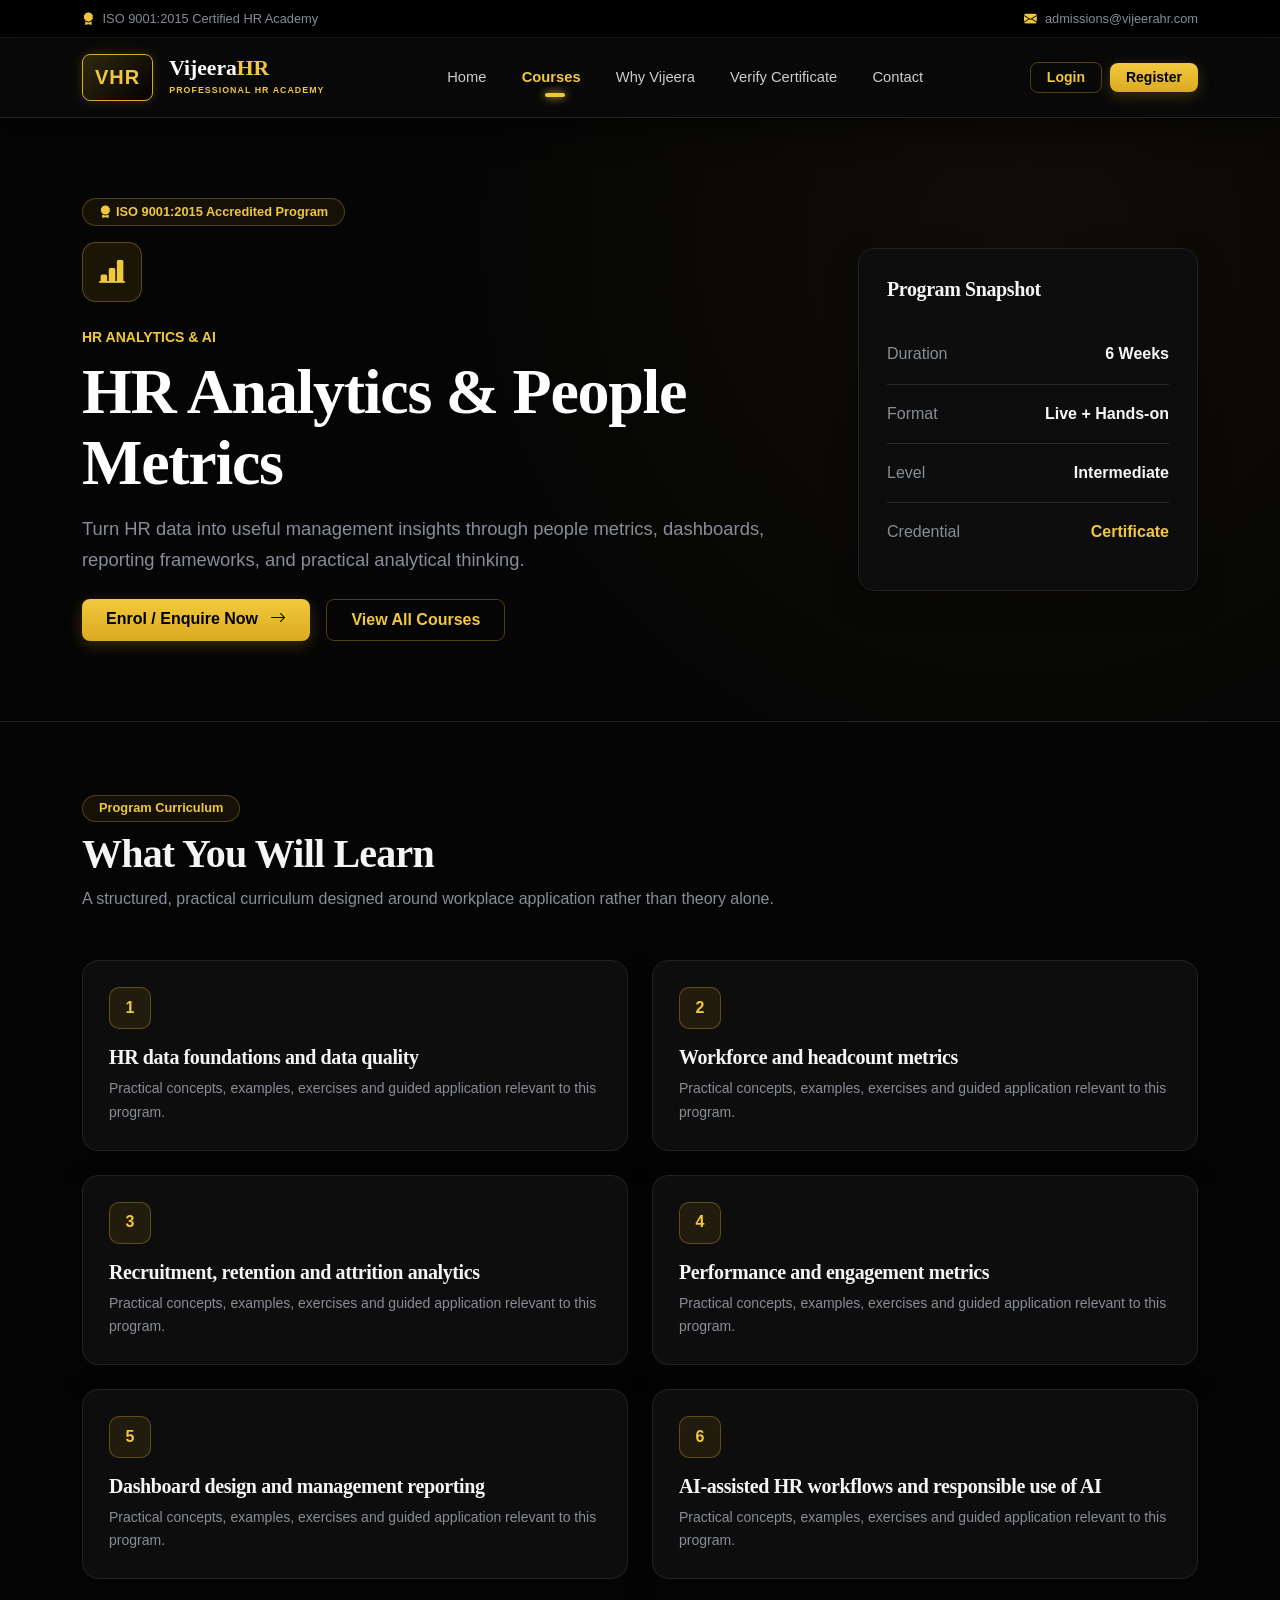
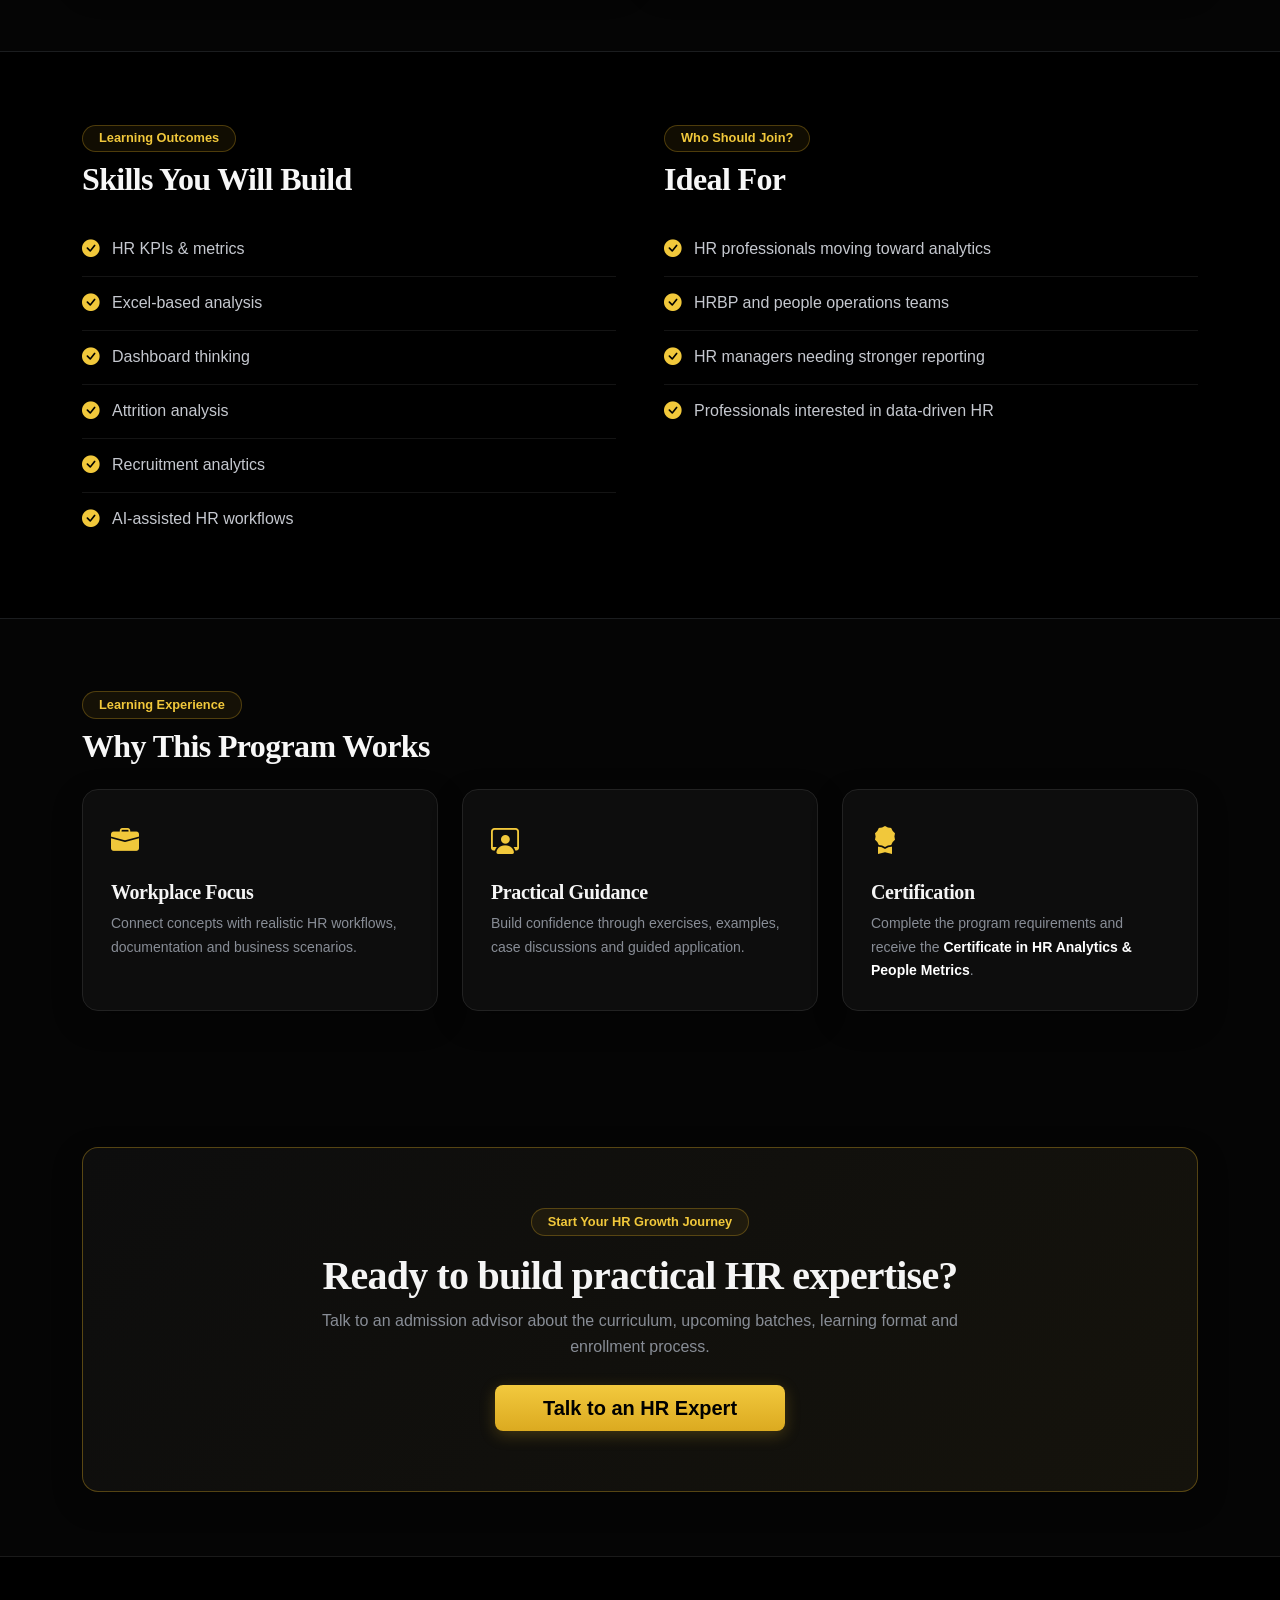
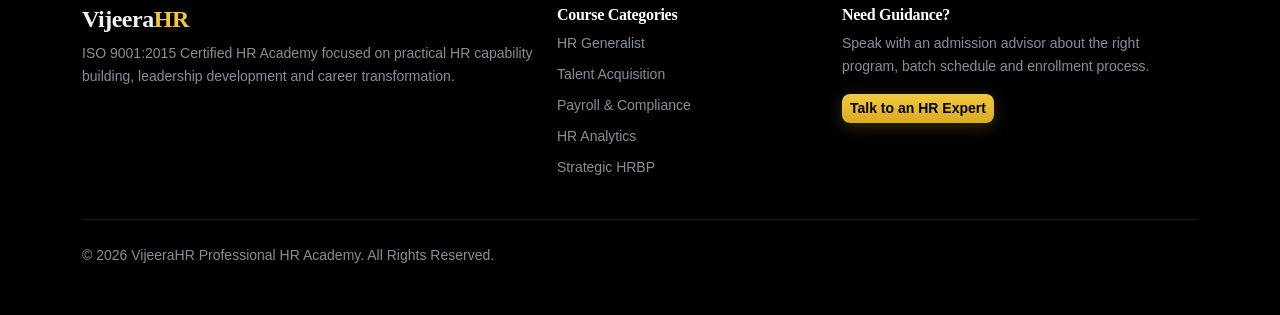
<file: hr-analytics.html>
<!doctype html>
<html lang="en">
<head>
  <meta charset="UTF-8">
  <meta name="viewport" content="width=device-width, initial-scale=1">
  <title>HR Analytics & People Metrics | VijeeraHR Academy</title>
  <meta name="description" content="Turn HR data into useful management insights through people metrics, dashboards, reporting frameworks and practical analytical thinking.">
  
  <!-- CDN Links -->
  <link href="https://cdn.jsdelivr.net/npm/bootstrap@5.3.3/dist/css/bootstrap.min.css" rel="stylesheet">
  <link rel="stylesheet" href="https://cdn.jsdelivr.net/npm/bootstrap-icons@1.11.3/font/bootstrap-icons.min.css">

  <style>
    /* =========================================================
       VIJEERA HR - MODERNIZED PREMIUM BLACK & GOLD THEME
       ========================================================= */

    :root {
      --black: #050505;
      --panel: #0d0d0d;
      --panel-hover: #141414;
      --border: #222222;
      --border-gold: rgba(217, 170, 34, 0.35);

      --gold: #d9aa22;
      --gold-light: #f1c83b;
      --gold-glow: rgba(241, 200, 59, 0.15);

      --white: #f7f7f7;
      --text: #d6d6d6;
      --muted: #888d96;
    }

    /* ---------- GLOBAL ---------- */
    html {
      scroll-behavior: smooth;
    }

    body {
      margin: 0;
      padding: 0;
      background: var(--black) !important;
      color: var(--white);
      font-family: 'Segoe UI', Tahoma, Geneva, Verdana, sans-serif;
      line-height: 1.65;
    }

    main, section {
      background: var(--black);
    }

    a {
      transition: all 0.25s ease;
    }

    ::selection {
      background: var(--gold);
      color: #000;
    }

    /* ---------- TYPOGRAPHY ---------- */
    h1, h2, h3, h4, h5, h6 {
      color: #f5f5f5;
      font-family: Georgia, "Times New Roman", serif;
      font-weight: 700;
      letter-spacing: -0.02em;
    }

    h1 { line-height: 1.1; }
    h2 { line-height: 1.18; }

    p { color: var(--muted); }

    .text-secondary { color: var(--muted) !important; }
    .text-gold { color: var(--gold-light) !important; }

    /* ---------- TOP BAR ---------- */
    .top-bar {
      background: #000 !important;
      border-bottom: 1px solid #1a1a1a;
      font-size: 0.8rem;
    }

    /* ---------- NEW NAVBAR ---------- */
    .course-nav {
      min-height: 80px;
      background: rgba(10, 10, 10, 0.85) !important;
      backdrop-filter: blur(12px);
      -webkit-backdrop-filter: blur(12px);
      border-bottom: 1px solid var(--border) !important;
      box-shadow: 0 10px 30px rgba(0, 0, 0, 0.6);
      transition: all 0.3s ease;
    }

    .course-nav .navbar-brand {
      color: #fff;
      text-decoration: none;
    }

    .brand-logo-badge {
      background: linear-gradient(135deg, rgba(217, 170, 34, 0.2), rgba(0, 0, 0, 0.8));
      border: 1px solid var(--gold);
      color: var(--gold-light);
      padding: 6px 12px;
      border-radius: 8px;
      font-weight: 800;
      letter-spacing: 0.05em;
      box-shadow: 0 0 12px rgba(217, 170, 34, 0.2);
    }

    .brand-title {
      font-family: Georgia, "Times New Roman", serif;
      font-size: 1.35rem;
      font-weight: 700;
      line-height: 1;
    }

    .brand-subtitle {
      font-family: Arial, sans-serif;
      color: var(--gold-light) !important;
      letter-spacing: 0.12em;
      font-size: 0.55rem;
      font-weight: 600;
      margin-top: 3px;
    }

    .course-nav .nav-link {
      color: #cccccc !important;
      font-size: 0.92rem;
      font-weight: 500;
      padding: 0.6rem 1.1rem !important;
      border-radius: 6px;
      position: relative;
    }

    .course-nav .nav-link:hover {
      color: var(--gold-light) !important;
      background: rgba(255, 255, 255, 0.03);
    }

    .course-nav .nav-link.active {
      color: var(--gold-light) !important;
      font-weight: 600;
    }

    .course-nav .nav-link.active::after {
      content: "";
      position: absolute;
      bottom: 2px;
      left: 50%;
      transform: translateX(-50%);
      width: 20px;
      height: 2px;
      background: var(--gold-light);
      border-radius: 2px;
      box-shadow: 0 0 8px var(--gold-light);
    }

    .course-nav .navbar-toggler {
      border: 1px solid #333;
      padding: 6px 10px;
    }

    .course-nav .navbar-toggler:focus {
      box-shadow: 0 0 0 0.2rem var(--gold-glow);
    }

    .course-nav .dropdown-menu {
      min-width: 260px;
      padding: 0.6rem;
      background: #0d0d0d;
      border: 1px solid #2a2a2a;
      border-radius: 12px;
      box-shadow: 0 20px 40px rgba(0, 0, 0, 0.85);
    }

    .course-nav .dropdown-item {
      color: #cccccc;
      padding: 0.65rem 0.9rem;
      border-radius: 8px;
      font-size: 0.88rem;
      font-weight: 500;
      transition: all 0.2s ease;
    }

    .course-nav .dropdown-item:hover,
    .course-nav .dropdown-item:focus {
      color: #ffffff;
      background: linear-gradient(90deg, rgba(217, 170, 34, 0.15), transparent);
      transform: translateX(4px);
    }

    .course-nav .dropdown-divider { border-color: #222; }

    /* ---------- BUTTONS ---------- */
    .btn-gold {
      color: #000000 !important;
      background: linear-gradient(180deg, #f2c93e, #dbaa20);
      border: none;
      border-radius: 8px;
      font-weight: 700;
      box-shadow: 0 4px 15px rgba(217, 170, 34, 0.25);
    }

    .btn-gold:hover {
      color: #000000 !important;
      background: linear-gradient(180deg, #ffe06a, #e6b82d);
      transform: translateY(-2px);
      box-shadow: 0 6px 22px rgba(217, 170, 34, 0.4);
    }

    .btn-outline-gold {
      color: var(--gold-light) !important;
      background: transparent;
      border: 1px solid var(--border-gold);
      border-radius: 8px;
      font-weight: 600;
    }

    .btn-outline-gold:hover {
      color: #000 !important;
      background: var(--gold-light);
      border-color: var(--gold-light);
      transform: translateY(-2px);
    }

    /* ---------- BADGES ---------- */
    .badge-gold {
      display: inline-flex;
      align-items: center;
      color: var(--gold-light) !important;
      background: rgba(217, 170, 34, 0.08);
      border: 1px solid rgba(217, 170, 34, 0.3);
      border-radius: 30px;
      font-weight: 600;
      padding: 0.4rem 1rem;
      font-size: 0.8rem;
    }

    /* ---------- HERO ---------- */
    .hero {
      position: relative;
      overflow: hidden;
      padding: 80px 0;
      background: radial-gradient(circle at 80% 20%, rgba(217, 170, 34, 0.05) 0%, transparent 50%);
      border-bottom: 1px solid var(--border);
    }

    .hero h1 {
      font-size: clamp(2.5rem, 5vw, 4.2rem);
      color: #ffffff;
    }

    .hero .lead {
      max-width: 720px;
      color: var(--muted) !important;
      font-size: 1.15rem;
    }

    /* ---------- CARDS ---------- */
    .info-card, .module-card, .cta-card {
      background: var(--panel) !important;
      border: 1px solid var(--border) !important;
      border-radius: 16px;
      box-shadow: 0 10px 30px rgba(0, 0, 0, 0.3);
      transition: all 0.3s cubic-bezier(0.165, 0.84, 0.44, 1);
    }

    .info-card {
      padding: 28px;
      height: 100%;
    }

    .info-card:hover, .module-card:hover {
      border-color: var(--border-gold) !important;
      transform: translateY(-4px);
      box-shadow: 0 14px 35px rgba(0, 0, 0, 0.5);
    }

    .module-card {
      padding: 26px;
      height: 100%;
    }

    .module-number {
      width: 42px;
      height: 42px;
      display: grid;
      place-items: center;
      color: var(--gold-light);
      background: rgba(217, 170, 34, 0.1);
      border: 1px solid var(--border-gold);
      border-radius: 10px;
      font-weight: 700;
    }

    .course-icon {
      width: 60px;
      height: 60px;
      display: grid;
      place-items: center;
      color: var(--gold-light);
      background: rgba(217, 170, 34, 0.1);
      border: 1px solid var(--border-gold);
      border-radius: 14px;
      font-size: 26px;
    }

    /* ---------- LISTS ---------- */
    .check-list {
      list-style: none;
      padding: 0;
      margin: 0;
    }

    .check-list li {
      padding: 0.75rem 0;
      color: #c5c8cf;
      border-bottom: 1px solid #141414;
      display: flex;
      align-items: center;
    }

    .check-list li:last-child { border-bottom: 0; }

    .check-list i {
      color: var(--gold-light);
      margin-right: 0.75rem;
      font-size: 1.1rem;
    }

    /* ---------- CTA ---------- */
    .cta-card {
      padding: 60px 30px !important;
      background: linear-gradient(135deg, #0d0d0d 0%, #15130c 100%) !important;
      border: 1px solid var(--border-gold) !important;
    }

    /* ---------- FOOTER ---------- */
    footer {
      background: #000000 !important;
      border-top: 1px solid #1a1a1a;
    }

    footer h4, footer h5, footer h6 { color: #f2f2f2; }
    footer .text-secondary { color: var(--muted) !important; }
    footer a:hover { color: var(--gold-light) !important; }

    /* ---------- RESPONSIVE ---------- */
    @media (max-width: 991px) {
      .course-nav .navbar-collapse {
        background: #0d0d0d;
        border: 1px solid #222;
        padding: 20px;
        border-radius: 12px;
        margin-top: 12px;
      }
      .course-nav .nav-link.active::after { display: none; }
    }
  </style>
</head>
<body>

  <!-- Top Announcement Bar -->
  <div class="top-bar py-2 text-secondary">
    <div class="container d-flex flex-wrap justify-content-between align-items-center gap-2">
      <div><i class="bi bi-award-fill text-gold me-1"></i> ISO 9001:2015 Certified HR Academy</div>
      <div><i class="bi bi-envelope-fill text-gold me-1"></i> admissions@vijeerahr.com</div>
    </div>
  </div>

  <!-- Modern Header / Navbar -->
  <header class="sticky-top">
    <nav class="navbar navbar-expand-lg navbar-dark course-nav">
      <div class="container">
        <!-- Brand Logo -->
        <a class="navbar-brand d-flex align-items-center gap-3" href="index.html">
          <span class="brand-logo-badge">VHR</span>
          <div class="d-flex flex-column">
            <span class="brand-title">Vijeera<span class="text-gold">HR</span></span>
            <span class="brand-subtitle text-uppercase">Professional HR Academy</span>
          </div>
        </a>

        <!-- Mobile Toggler -->
        <button class="navbar-toggler" type="button" data-bs-toggle="collapse" data-bs-target="#nav" aria-controls="nav" aria-expanded="false" aria-label="Toggle navigation">
          <span class="navbar-toggler-icon"></span>
        </button>

        <!-- Navigation Links & Actions -->
        <div class="collapse navbar-collapse" id="nav">
          <ul class="navbar-nav mx-auto align-items-lg-center">
            <li class="nav-item"><a class="nav-link" href="index.html">Home</a></li>
            <li class="nav-item dropdown">
              <a class="nav-link dropdown-toggle active" href="#" data-bs-toggle="dropdown" aria-expanded="false">Courses</a>
              <ul class="dropdown-menu shadow-lg">
                <li><a class="dropdown-item" href="courses.html">View All HR Courses</a></li>
                <li><hr class="dropdown-divider"></li>
                <li><a class="dropdown-item" href="hr-generalist.html">HR Generalist Masterclass</a></li>
                <li><a class="dropdown-item" href="talent-acquisition.html">Talent Acquisition &amp; Sourcing</a></li>
                <li><a class="dropdown-item" href="payroll-compliance.html">Payroll &amp; Statutory Compliance</a></li>
                <li><a class="dropdown-item text-gold" href="hr-analytics.html">HR Analytics &amp; People Metrics</a></li>
                <li><a class="dropdown-item" href="strategic-hrbp.html">Strategic HR Business Partnering</a></li>
              </ul>
            </li>
            <li class="nav-item"><a class="nav-link" href="index.html#why-us">Why Vijeera</a></li>
            <li class="nav-item"><a class="nav-link" href="index.html#verify">Verify Certificate</a></li>
            <li class="nav-item"><a class="nav-link" href="index.html#contact">Contact</a></li>
          </ul>

          <div class="d-flex align-items-center gap-2 mt-3 mt-lg-0">
            <a href="index.html#auth-section" class="btn btn-outline-gold btn-sm px-3">Login</a>
            <a href="index.html#auth-section" class="btn btn-gold btn-sm px-3">Register</a>
          </div>
        </div>
      </div>
    </nav>
  </header>

  <main>
    <!-- Hero Section -->
    <section class="hero">
      <div class="container">
        <div class="row align-items-center g-5">
          <div class="col-lg-8">
            <span class="badge badge-gold mb-3"><i class="bi bi-award-fill me-1"></i> ISO 9001:2015 Accredited Program</span>
            <div class="course-icon mb-4"><i class="bi bi-bar-chart-line-fill"></i></div>
            <div class="text-gold fw-semibold small text-uppercase mb-2">HR Analytics &amp; AI</div>
            <h1 class="fw-bold mb-3">HR Analytics &amp; People Metrics</h1>
            <p class="lead mb-4">Turn HR data into useful management insights through people metrics, dashboards, reporting frameworks, and practical analytical thinking.</p>
            <div class="d-flex flex-wrap gap-3">
              <a href="index.html#auth-section" class="btn btn-gold btn-lg px-4 fs-6">Enrol / Enquire Now <i class="bi bi-arrow-right ms-2"></i></a>
              <a href="courses.html" class="btn btn-outline-gold btn-lg px-4 fs-6">View All Courses</a>
            </div>
          </div>
          <div class="col-lg-4">
            <div class="info-card">
              <h5 class="fw-bold mb-4">Program Snapshot</h5>
              <div class="d-flex justify-content-between border-bottom border-secondary border-opacity-25 py-3">
                <span class="text-secondary">Duration</span><strong>6 Weeks</strong>
              </div>
              <div class="d-flex justify-content-between border-bottom border-secondary border-opacity-25 py-3">
                <span class="text-secondary">Format</span><strong>Live + Hands-on</strong>
              </div>
              <div class="d-flex justify-content-between border-bottom border-secondary border-opacity-25 py-3">
                <span class="text-secondary">Level</span><strong>Intermediate</strong>
              </div>
              <div class="d-flex justify-content-between py-3">
                <span class="text-secondary">Credential</span><strong class="text-gold">Certificate</strong>
              </div>
            </div>
          </div>
        </div>
      </div>
    </section>

    <!-- Program Curriculum Section -->
    <section class="py-5">
      <div class="container py-4">
        <div class="section-title mb-5">
          <span class="badge badge-gold mb-2">Program Curriculum</span>
          <h2 class="display-6 fw-bold">What You Will Learn</h2>
          <p class="text-secondary">A structured, practical curriculum designed around workplace application rather than theory alone.</p>
        </div>
        <div class="row g-4">
          <div class="col-md-6">
            <div class="module-card">
              <div class="module-number mb-3">1</div>
              <h5 class="fw-bold">HR data foundations and data quality</h5>
              <p class="text-secondary small mb-0">Practical concepts, examples, exercises and guided application relevant to this program.</p>
            </div>
          </div>
          <div class="col-md-6">
            <div class="module-card">
              <div class="module-number mb-3">2</div>
              <h5 class="fw-bold">Workforce and headcount metrics</h5>
              <p class="text-secondary small mb-0">Practical concepts, examples, exercises and guided application relevant to this program.</p>
            </div>
          </div>
          <div class="col-md-6">
            <div class="module-card">
              <div class="module-number mb-3">3</div>
              <h5 class="fw-bold">Recruitment, retention and attrition analytics</h5>
              <p class="text-secondary small mb-0">Practical concepts, examples, exercises and guided application relevant to this program.</p>
            </div>
          </div>
          <div class="col-md-6">
            <div class="module-card">
              <div class="module-number mb-3">4</div>
              <h5 class="fw-bold">Performance and engagement metrics</h5>
              <p class="text-secondary small mb-0">Practical concepts, examples, exercises and guided application relevant to this program.</p>
            </div>
          </div>
          <div class="col-md-6">
            <div class="module-card">
              <div class="module-number mb-3">5</div>
              <h5 class="fw-bold">Dashboard design and management reporting</h5>
              <p class="text-secondary small mb-0">Practical concepts, examples, exercises and guided application relevant to this program.</p>
            </div>
          </div>
          <div class="col-md-6">
            <div class="module-card">
              <div class="module-number mb-3">6</div>
              <h5 class="fw-bold">AI-assisted HR workflows and responsible use of AI</h5>
              <p class="text-secondary small mb-0">Practical concepts, examples, exercises and guided application relevant to this program.</p>
            </div>
          </div>
        </div>
      </div>
    </section>

    <!-- Outcomes Section -->
    <section class="py-5 bg-black border-top border-bottom border-secondary border-opacity-25">
      <div class="container py-4">
        <div class="row g-5">
          <div class="col-lg-6">
            <span class="badge badge-gold mb-2">Learning Outcomes</span>
            <h2 class="h2 fw-bold mb-4">Skills You Will Build</h2>
            <ul class="check-list">
              <li><i class="bi bi-check-circle-fill"></i>HR KPIs &amp; metrics</li>
              <li><i class="bi bi-check-circle-fill"></i>Excel-based analysis</li>
              <li><i class="bi bi-check-circle-fill"></i>Dashboard thinking</li>
              <li><i class="bi bi-check-circle-fill"></i>Attrition analysis</li>
              <li><i class="bi bi-check-circle-fill"></i>Recruitment analytics</li>
              <li><i class="bi bi-check-circle-fill"></i>AI-assisted HR workflows</li>
            </ul>
          </div>
          <div class="col-lg-6">
            <span class="badge badge-gold mb-2">Who Should Join?</span>
            <h2 class="h2 fw-bold mb-4">Ideal For</h2>
            <ul class="check-list">
              <li><i class="bi bi-check-circle-fill"></i>HR professionals moving toward analytics</li>
              <li><i class="bi bi-check-circle-fill"></i>HRBP and people operations teams</li>
              <li><i class="bi bi-check-circle-fill"></i>HR managers needing stronger reporting</li>
              <li><i class="bi bi-check-circle-fill"></i>Professionals interested in data-driven HR</li>
            </ul>
          </div>
        </div>
      </div>
    </section>

    <!-- Experience Section -->
    <section class="py-5">
      <div class="container py-4">
        <div class="section-title mb-4">
          <span class="badge badge-gold mb-2">Learning Experience</span>
          <h2 class="h2 fw-bold">Why This Program Works</h2>
        </div>
        <div class="row g-4">
          <div class="col-md-4">
            <div class="info-card">
              <i class="bi bi-briefcase-fill fs-3 text-gold"></i>
              <h5 class="mt-3">Workplace Focus</h5>
              <p class="text-secondary small mb-0">Connect concepts with realistic HR workflows, documentation and business scenarios.</p>
            </div>
          </div>
          <div class="col-md-4">
            <div class="info-card">
              <i class="bi bi-person-workspace fs-3 text-gold"></i>
              <h5 class="mt-3">Practical Guidance</h5>
              <p class="text-secondary small mb-0">Build confidence through exercises, examples, case discussions and guided application.</p>
            </div>
          </div>
          <div class="col-md-4">
            <div class="info-card">
              <i class="bi bi-award-fill fs-3 text-gold"></i>
              <h5 class="mt-3">Certification</h5>
              <p class="text-secondary small mb-0">Complete the program requirements and receive the <strong class="text-white">Certificate in HR Analytics &amp; People Metrics</strong>.</p>
            </div>
          </div>
        </div>
      </div>
    </section>

    <!-- CTA Section -->
    <section class="py-5">
      <div class="container my-3">
        <div class="cta-card text-center">
          <span class="badge badge-gold mb-3">Start Your HR Growth Journey</span>
          <h2 class="display-6 fw-bold">Ready to build practical HR expertise?</h2>
          <p class="text-secondary mx-auto mb-4" style="max-width:650px">Talk to an admission advisor about the curriculum, upcoming batches, learning format and enrollment process.</p>
          <a href="index.html#contact" class="btn btn-gold btn-lg px-5">Talk to an HR Expert</a>
        </div>
      </div>
    </section>
  </main>

  <!-- Footer -->
  <footer class="py-5">
    <div class="container">
      <div class="row g-4">
        <div class="col-lg-5">
          <h4 class="fw-bold">Vijeera<span class="text-gold">HR</span></h4>
          <p class="text-secondary small">ISO 9001:2015 Certified HR Academy focused on practical HR capability building, leadership development and career transformation.</p>
        </div>
        <div class="col-6 col-lg-3">
          <h6 class="text-white">Course Categories</h6>
          <ul class="list-unstyled small">
            <li class="mb-2"><a class="text-secondary text-decoration-none" href="hr-generalist.html">HR Generalist</a></li>
            <li class="mb-2"><a class="text-secondary text-decoration-none" href="talent-acquisition.html">Talent Acquisition</a></li>
            <li class="mb-2"><a class="text-secondary text-decoration-none" href="payroll-compliance.html">Payroll &amp; Compliance</a></li>
            <li class="mb-2"><a class="text-secondary text-decoration-none" href="hr-analytics.html">HR Analytics</a></li>
            <li><a class="text-secondary text-decoration-none" href="strategic-hrbp.html">Strategic HRBP</a></li>
          </ul>
        </div>
        <div class="col-6 col-lg-4">
          <h6 class="text-white">Need Guidance?</h6>
          <p class="text-secondary small">Speak with an admission advisor about the right program, batch schedule and enrollment process.</p>
          <a href="index.html#contact" class="btn btn-gold btn-sm">Talk to an HR Expert</a>
        </div>
      </div>
      <div class="border-top border-secondary border-opacity-25 mt-4 pt-4 text-secondary small">
        &copy; 2026 VijeeraHR Professional HR Academy. All Rights Reserved.
      </div>
    </div>
  </footer>

  <!-- Bootstrap JS -->
  <script src="https://cdn.jsdelivr.net/npm/bootstrap@5.3.3/dist/js/bootstrap.bundle.min.js"></script>
</body>
</html>
</file>
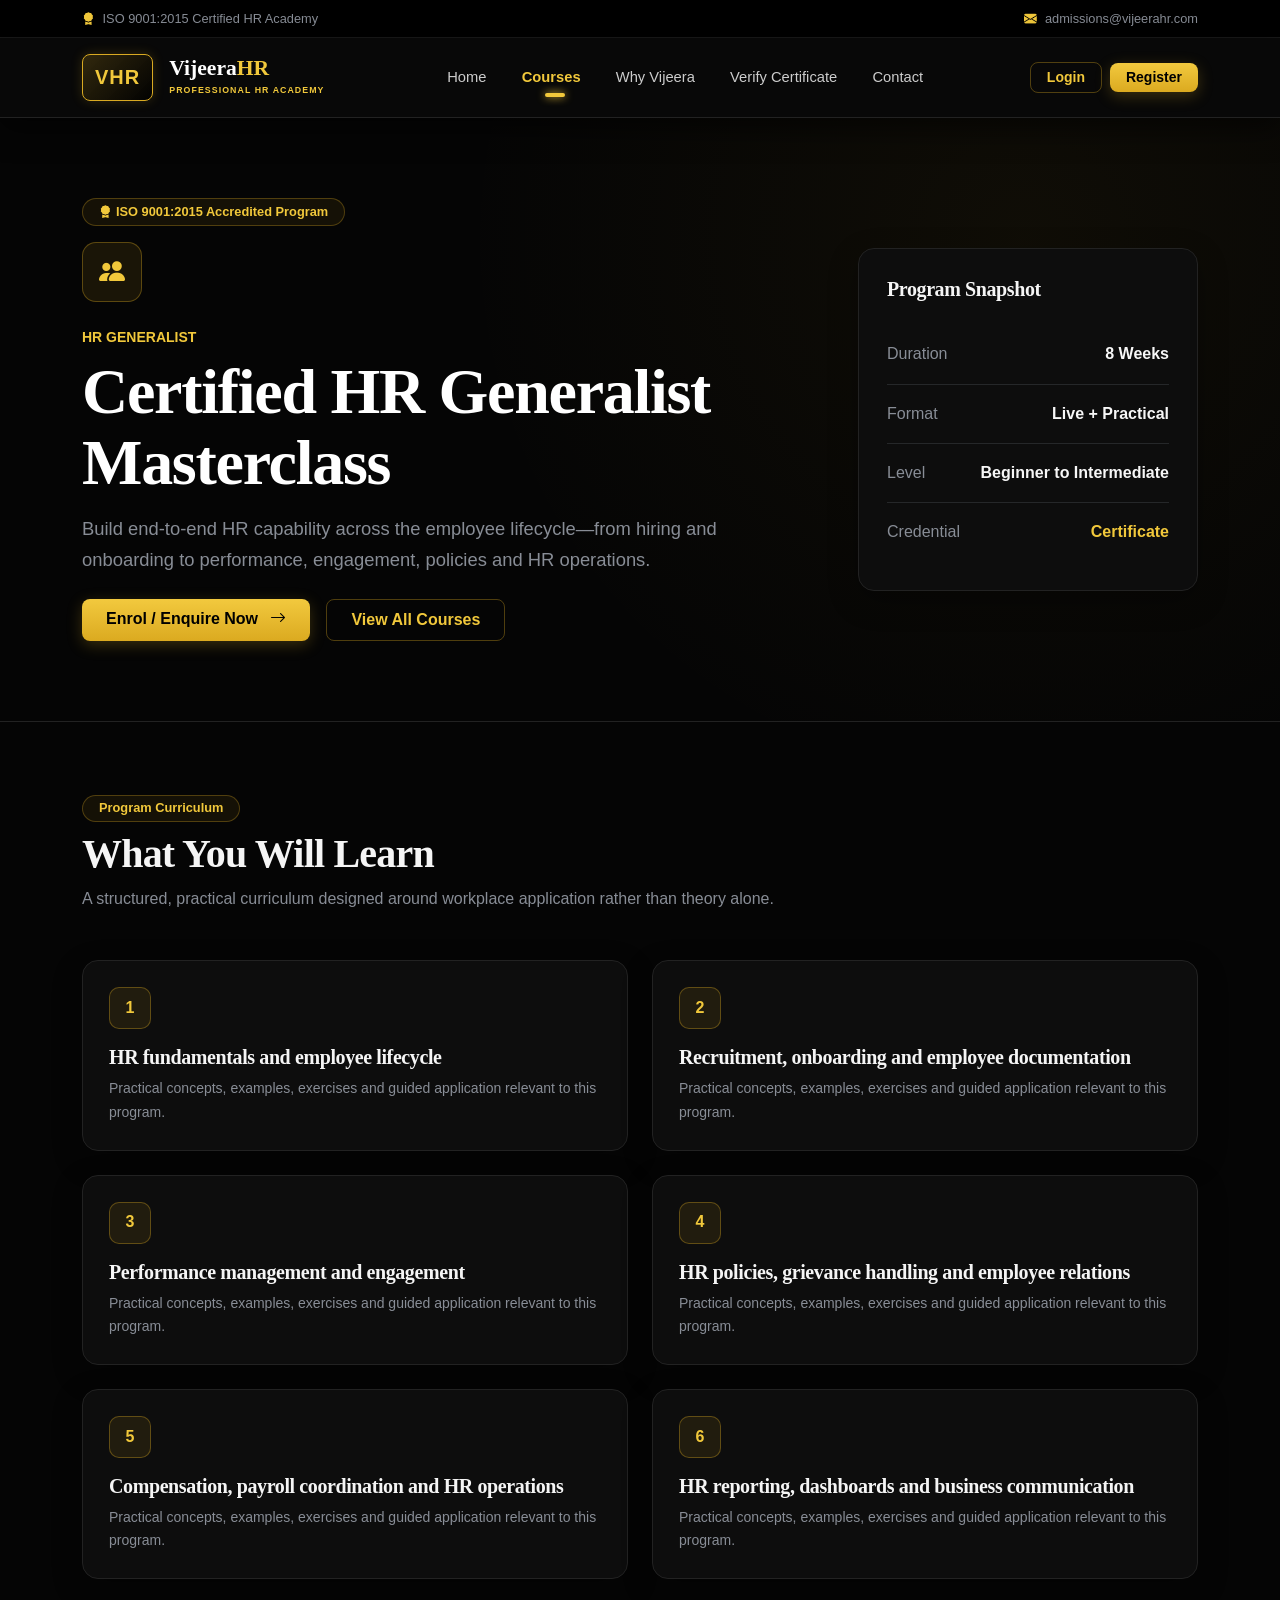
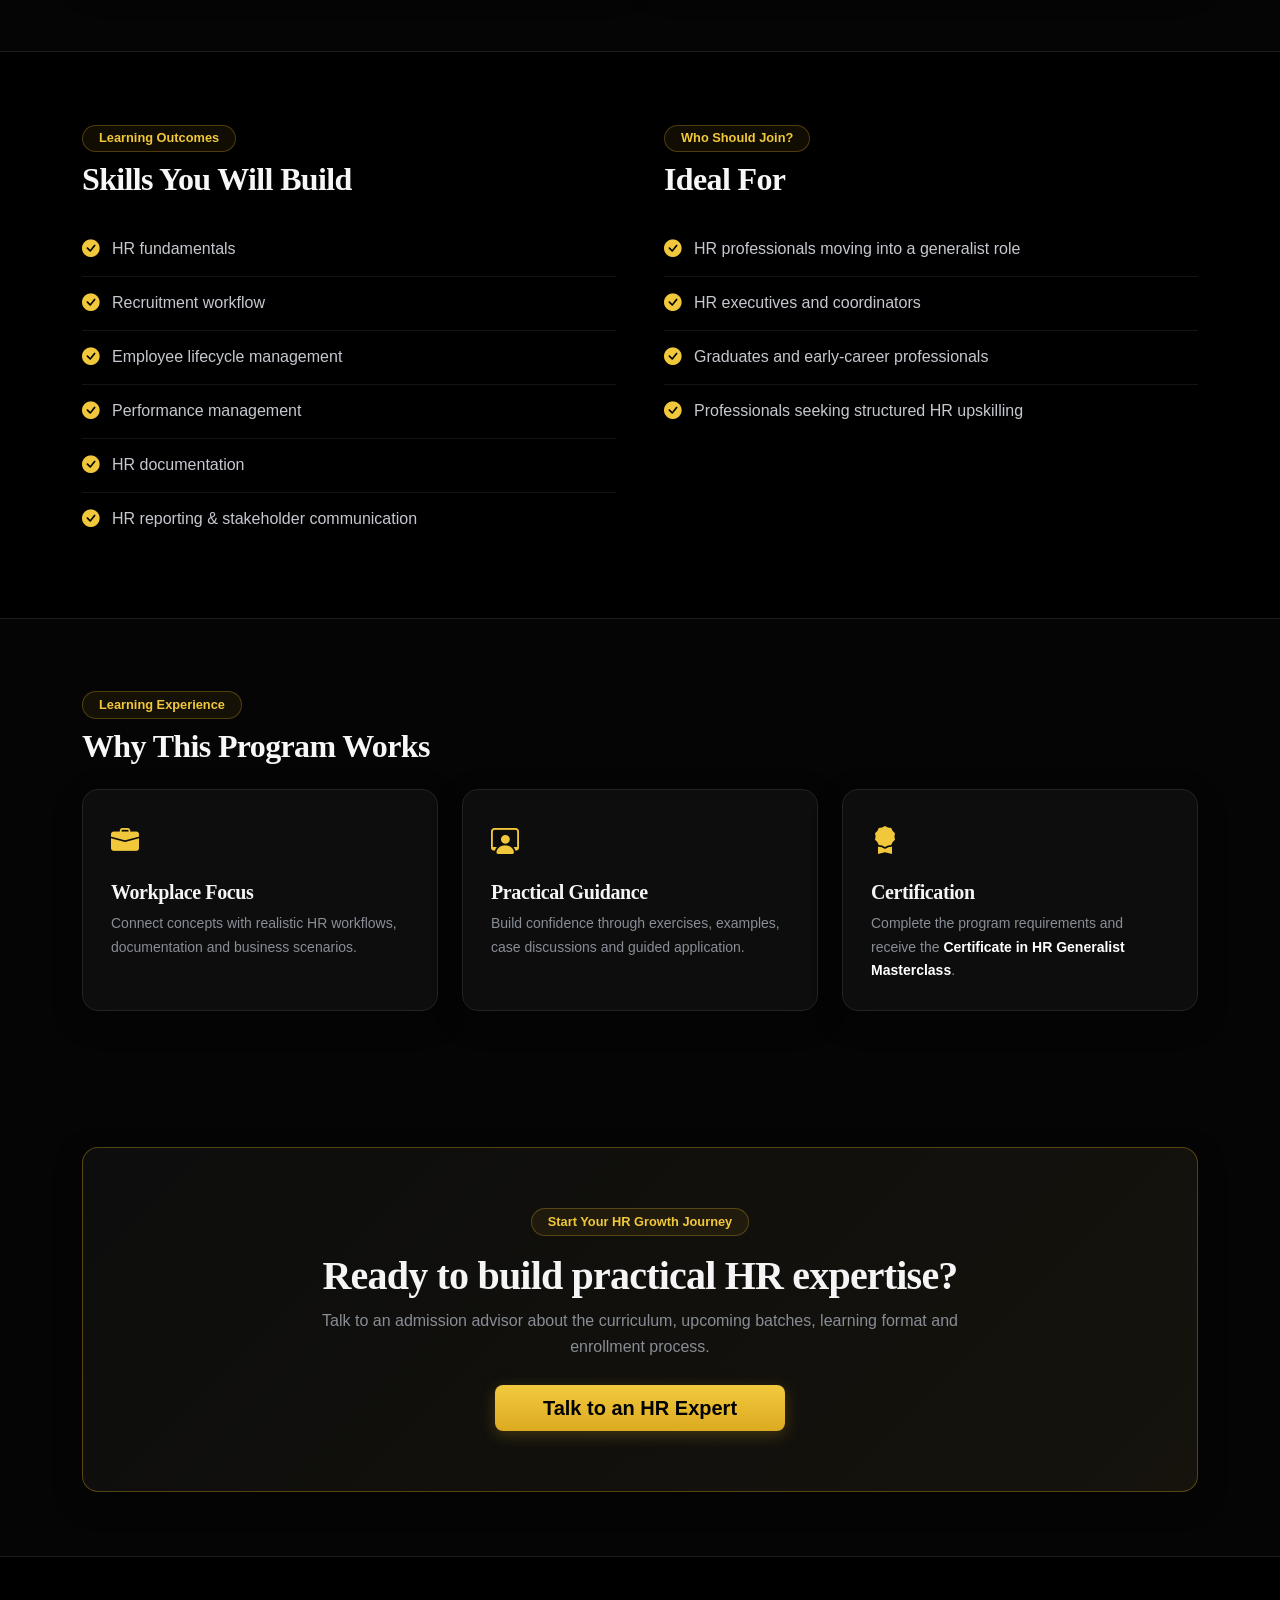
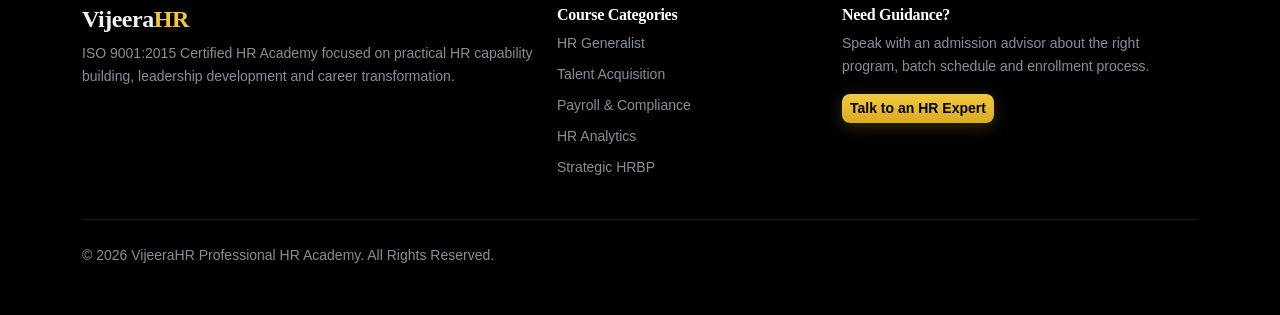
<file: hr-generalist.html>
<!doctype html>
<html lang="en">
<head>
  <meta charset="UTF-8">
  <meta name="viewport" content="width=device-width, initial-scale=1">
  <title>Certified HR Generalist Masterclass | VijeeraHR Academy</title>
  <meta name="description" content="Build end-to-end HR capability across the employee lifecycle—from hiring and onboarding to performance, engagement, policies and HR operations.">
  
  <!-- CDN Links -->
  <link href="https://cdn.jsdelivr.net/npm/bootstrap@5.3.3/dist/css/bootstrap.min.css" rel="stylesheet">
  <link rel="stylesheet" href="https://cdn.jsdelivr.net/npm/bootstrap-icons@1.11.3/font/bootstrap-icons.min.css">

  <style>


    :root {
      --black: #050505;
      --panel: #0d0d0d;
      --panel-hover: #141414;
      --border: #222222;
      --border-gold: rgba(217, 170, 34, 0.35);

      --gold: #d9aa22;
      --gold-light: #f1c83b;
      --gold-glow: rgba(241, 200, 59, 0.15);

      --white: #f7f7f7;
      --text: #d6d6d6;
      --muted: #888d96;
    }

    /* ---------- GLOBAL ---------- */
    html {
      scroll-behavior: smooth;
    }

    body {
      margin: 0;
      padding: 0;
      background: var(--black) !important;
      color: var(--white);
      font-family: 'Segoe UI', Tahoma, Geneva, Verdana, sans-serif;
      line-height: 1.65;
    }

    main, section {
      background: var(--black);
    }

    a {
      transition: all 0.25s ease;
    }

    ::selection {
      background: var(--gold);
      color: #000;
    }

    /* ---------- TYPOGRAPHY ---------- */
    h1, h2, h3, h4, h5, h6 {
      color: #f5f5f5;
      font-family: Georgia, "Times New Roman", serif;
      font-weight: 700;
      letter-spacing: -0.02em;
    }

    h1 { line-height: 1.1; }
    h2 { line-height: 1.18; }

    p { color: var(--muted); }

    .text-secondary { color: var(--muted) !important; }
    .text-gold { color: var(--gold-light) !important; }

    /* ---------- TOP BAR ---------- */
    .top-bar {
      background: #000 !important;
      border-bottom: 1px solid #1a1a1a;
      font-size: 0.8rem;
    }

    /* ---------- NEW NAVBAR ---------- */
    .course-nav {
      min-height: 80px;
      background: rgba(10, 10, 10, 0.85) !important;
      backdrop-filter: blur(12px);
      -webkit-backdrop-filter: blur(12px);
      border-bottom: 1px solid var(--border) !important;
      box-shadow: 0 10px 30px rgba(0, 0, 0, 0.6);
      transition: all 0.3s ease;
    }

    .course-nav .navbar-brand {
      color: #fff;
      text-decoration: none;
    }

    .brand-logo-badge {
      background: linear-gradient(135deg, rgba(217, 170, 34, 0.2), rgba(0, 0, 0, 0.8));
      border: 1px solid var(--gold);
      color: var(--gold-light);
      padding: 6px 12px;
      border-radius: 8px;
      font-weight: 800;
      letter-spacing: 0.05em;
      box-shadow: 0 0 12px rgba(217, 170, 34, 0.2);
    }

    .brand-title {
      font-family: Georgia, "Times New Roman", serif;
      font-size: 1.35rem;
      font-weight: 700;
      line-height: 1;
    }

    .brand-subtitle {
      font-family: Arial, sans-serif;
      color: var(--gold-light) !important;
      letter-spacing: 0.12em;
      font-size: 0.55rem;
      font-weight: 600;
      margin-top: 3px;
    }

    .course-nav .nav-link {
      color: #cccccc !important;
      font-size: 0.92rem;
      font-weight: 500;
      padding: 0.6rem 1.1rem !important;
      border-radius: 6px;
      position: relative;
    }

    .course-nav .nav-link:hover {
      color: var(--gold-light) !important;
      background: rgba(255, 255, 255, 0.03);
    }

    .course-nav .nav-link.active {
      color: var(--gold-light) !important;
      font-weight: 600;
    }

    .course-nav .nav-link.active::after {
      content: "";
      position: absolute;
      bottom: 2px;
      left: 50%;
      transform: translateX(-50%);
      width: 20px;
      height: 2px;
      background: var(--gold-light);
      border-radius: 2px;
      box-shadow: 0 0 8px var(--gold-light);
    }

    .course-nav .navbar-toggler {
      border: 1px solid #333;
      padding: 6px 10px;
    }

    .course-nav .navbar-toggler:focus {
      box-shadow: 0 0 0 0.2rem var(--gold-glow);
    }

    .course-nav .dropdown-menu {
      min-width: 260px;
      padding: 0.6rem;
      background: #0d0d0d;
      border: 1px solid #2a2a2a;
      border-radius: 12px;
      box-shadow: 0 20px 40px rgba(0, 0, 0, 0.85);
    }

    .course-nav .dropdown-item {
      color: #cccccc;
      padding: 0.65rem 0.9rem;
      border-radius: 8px;
      font-size: 0.88rem;
      font-weight: 500;
      transition: all 0.2s ease;
    }

    .course-nav .dropdown-item:hover,
    .course-nav .dropdown-item:focus {
      color: #ffffff;
      background: linear-gradient(90deg, rgba(217, 170, 34, 0.15), transparent);
      transform: translateX(4px);
    }

    .course-nav .dropdown-divider { border-color: #222; }

    /* ---------- BUTTONS ---------- */
    .btn-gold {
      color: #000000 !important;
      background: linear-gradient(180deg, #f2c93e, #dbaa20);
      border: none;
      border-radius: 8px;
      font-weight: 700;
      box-shadow: 0 4px 15px rgba(217, 170, 34, 0.25);
    }

    .btn-gold:hover {
      color: #000000 !important;
      background: linear-gradient(180deg, #ffe06a, #e6b82d);
      transform: translateY(-2px);
      box-shadow: 0 6px 22px rgba(217, 170, 34, 0.4);
    }

    .btn-outline-gold {
      color: var(--gold-light) !important;
      background: transparent;
      border: 1px solid var(--border-gold);
      border-radius: 8px;
      font-weight: 600;
    }

    .btn-outline-gold:hover {
      color: #000 !important;
      background: var(--gold-light);
      border-color: var(--gold-light);
      transform: translateY(-2px);
    }

    /* ---------- BADGES ---------- */
    .badge-gold {
      display: inline-flex;
      align-items: center;
      color: var(--gold-light) !important;
      background: rgba(217, 170, 34, 0.08);
      border: 1px solid rgba(217, 170, 34, 0.3);
      border-radius: 30px;
      font-weight: 600;
      padding: 0.4rem 1rem;
      font-size: 0.8rem;
    }

    /* ---------- HERO ---------- */
    .hero {
      position: relative;
      overflow: hidden;
      padding: 80px 0;
      background: radial-gradient(circle at 80% 20%, rgba(217, 170, 34, 0.05) 0%, transparent 50%);
      border-bottom: 1px solid var(--border);
    }

    .hero h1 {
      font-size: clamp(2.5rem, 5vw, 4.2rem);
      color: #ffffff;
    }

    .hero .lead {
      max-width: 720px;
      color: var(--muted) !important;
      font-size: 1.15rem;
    }

    /* ---------- CARDS ---------- */
    .info-card, .module-card, .cta-card {
      background: var(--panel) !important;
      border: 1px solid var(--border) !important;
      border-radius: 16px;
      box-shadow: 0 10px 30px rgba(0, 0, 0, 0.3);
      transition: all 0.3s cubic-bezier(0.165, 0.84, 0.44, 1);
    }

    .info-card {
      padding: 28px;
      height: 100%;
    }

    .info-card:hover, .module-card:hover {
      border-color: var(--border-gold) !important;
      transform: translateY(-4px);
      box-shadow: 0 14px 35px rgba(0, 0, 0, 0.5);
    }

    .module-card {
      padding: 26px;
      height: 100%;
    }

    .module-number {
      width: 42px;
      height: 42px;
      display: grid;
      place-items: center;
      color: var(--gold-light);
      background: rgba(217, 170, 34, 0.1);
      border: 1px solid var(--border-gold);
      border-radius: 10px;
      font-weight: 700;
    }

    .course-icon {
      width: 60px;
      height: 60px;
      display: grid;
      place-items: center;
      color: var(--gold-light);
      background: rgba(217, 170, 34, 0.1);
      border: 1px solid var(--border-gold);
      border-radius: 14px;
      font-size: 26px;
    }

    /* ---------- LISTS ---------- */
    .check-list {
      list-style: none;
      padding: 0;
      margin: 0;
    }

    .check-list li {
      padding: 0.75rem 0;
      color: #c5c8cf;
      border-bottom: 1px solid #141414;
      display: flex;
      align-items: center;
    }

    .check-list li:last-child { border-bottom: 0; }

    .check-list i {
      color: var(--gold-light);
      margin-right: 0.75rem;
      font-size: 1.1rem;
    }

    /* ---------- CTA ---------- */
    .cta-card {
      padding: 60px 30px !important;
      background: linear-gradient(135deg, #0d0d0d 0%, #15130c 100%) !important;
      border: 1px solid var(--border-gold) !important;
    }

    /* ---------- FOOTER ---------- */
    footer {
      background: #000000 !important;
      border-top: 1px solid #1a1a1a;
    }

    footer h4, footer h5, footer h6 { color: #f2f2f2; }
    footer .text-secondary { color: var(--muted) !important; }
    footer a:hover { color: var(--gold-light) !important; }

    /* ---------- RESPONSIVE ---------- */
    @media (max-width: 991px) {
      .course-nav .navbar-collapse {
        background: #0d0d0d;
        border: 1px solid #222;
        padding: 20px;
        border-radius: 12px;
        margin-top: 12px;
      }
      .course-nav .nav-link.active::after { display: none; }
    }
  </style>
</head>
<body>

  <!-- Top Announcement Bar -->
  <div class="top-bar py-2 text-secondary">
    <div class="container d-flex flex-wrap justify-content-between align-items-center gap-2">
      <div><i class="bi bi-award-fill text-gold me-1"></i> ISO 9001:2015 Certified HR Academy</div>
      <div><i class="bi bi-envelope-fill text-gold me-1"></i> admissions@vijeerahr.com</div>
    </div>
  </div>

  <!-- Modern Header / Navbar -->
  <header class="sticky-top">
    <nav class="navbar navbar-expand-lg navbar-dark course-nav">
      <div class="container">
        <!-- Brand Logo -->
        <a class="navbar-brand d-flex align-items-center gap-3" href="index.html">
          <span class="brand-logo-badge">VHR</span>
          <div class="d-flex flex-column">
            <span class="brand-title">Vijeera<span class="text-gold">HR</span></span>
            <span class="brand-subtitle text-uppercase">Professional HR Academy</span>
          </div>
        </a>

        <!-- Mobile Toggler -->
        <button class="navbar-toggler" type="button" data-bs-toggle="collapse" data-bs-target="#nav" aria-controls="nav" aria-expanded="false" aria-label="Toggle navigation">
          <span class="navbar-toggler-icon"></span>
        </button>

        <!-- Navigation Links & Actions -->
        <div class="collapse navbar-collapse" id="nav">
          <ul class="navbar-nav mx-auto align-items-lg-center">
            <li class="nav-item"><a class="nav-link" href="index.html">Home</a></li>
            <li class="nav-item dropdown">
              <a class="nav-link dropdown-toggle active" href="#" data-bs-toggle="dropdown" aria-expanded="false">Courses</a>
              <ul class="dropdown-menu shadow-lg">
                <li><a class="dropdown-item" href="courses.html">View All HR Courses</a></li>
                <li><hr class="dropdown-divider"></li>
                <li><a class="dropdown-item text-gold" href="hr-generalist.html">HR Generalist Masterclass</a></li>
                <li><a class="dropdown-item" href="talent-acquisition.html">Talent Acquisition &amp; Sourcing</a></li>
                <li><a class="dropdown-item" href="payroll-compliance.html">Payroll &amp; Statutory Compliance</a></li>
                <li><a class="dropdown-item" href="hr-analytics.html">HR Analytics &amp; People Metrics</a></li>
                <li><a class="dropdown-item" href="strategic-hrbp.html">Strategic HR Business Partnering</a></li>
              </ul>
            </li>
            <li class="nav-item"><a class="nav-link" href="index.html#why-us">Why Vijeera</a></li>
            <li class="nav-item"><a class="nav-link" href="index.html#verify">Verify Certificate</a></li>
            <li class="nav-item"><a class="nav-link" href="index.html#contact">Contact</a></li>
          </ul>

          <div class="d-flex align-items-center gap-2 mt-3 mt-lg-0">
            <a href="index.html#auth-section" class="btn btn-outline-gold btn-sm px-3">Login</a>
            <a href="index.html#auth-section" class="btn btn-gold btn-sm px-3">Register</a>
          </div>
        </div>
      </div>
    </nav>
  </header>

  <main>
    <!-- Hero Section -->
    <section class="hero">
      <div class="container">
        <div class="row align-items-center g-5">
          <div class="col-lg-8">
            <span class="badge badge-gold mb-3"><i class="bi bi-award-fill me-1"></i> ISO 9001:2015 Accredited Program</span>
            <div class="course-icon mb-4"><i class="bi bi-people-fill"></i></div>
            <div class="text-gold fw-semibold small text-uppercase mb-2">HR Generalist</div>
            <h1 class="fw-bold mb-3">Certified HR Generalist Masterclass</h1>
            <p class="lead mb-4">Build end-to-end HR capability across the employee lifecycle—from hiring and onboarding to performance, engagement, policies and HR operations.</p>
            <div class="d-flex flex-wrap gap-3">
              <a href="index.html#auth-section" class="btn btn-gold btn-lg px-4 fs-6">Enrol / Enquire Now <i class="bi bi-arrow-right ms-2"></i></a>
              <a href="courses.html" class="btn btn-outline-gold btn-lg px-4 fs-6">View All Courses</a>
            </div>
          </div>
          <div class="col-lg-4">
            <div class="info-card">
              <h5 class="fw-bold mb-4">Program Snapshot</h5>
              <div class="d-flex justify-content-between border-bottom border-secondary border-opacity-25 py-3">
                <span class="text-secondary">Duration</span><strong>8 Weeks</strong>
              </div>
              <div class="d-flex justify-content-between border-bottom border-secondary border-opacity-25 py-3">
                <span class="text-secondary">Format</span><strong>Live + Practical</strong>
              </div>
              <div class="d-flex justify-content-between border-bottom border-secondary border-opacity-25 py-3">
                <span class="text-secondary">Level</span><strong>Beginner to Intermediate</strong>
              </div>
              <div class="d-flex justify-content-between py-3">
                <span class="text-secondary">Credential</span><strong class="text-gold">Certificate</strong>
              </div>
            </div>
          </div>
        </div>
      </div>
    </section>

    <!-- Program Curriculum Section -->
    <section class="py-5">
      <div class="container py-4">
        <div class="section-title mb-5">
          <span class="badge badge-gold mb-2">Program Curriculum</span>
          <h2 class="display-6 fw-bold">What You Will Learn</h2>
          <p class="text-secondary">A structured, practical curriculum designed around workplace application rather than theory alone.</p>
        </div>
        <div class="row g-4">
          <div class="col-md-6">
            <div class="module-card">
              <div class="module-number mb-3">1</div>
              <h5 class="fw-bold">HR fundamentals and employee lifecycle</h5>
              <p class="text-secondary small mb-0">Practical concepts, examples, exercises and guided application relevant to this program.</p>
            </div>
          </div>
          <div class="col-md-6">
            <div class="module-card">
              <div class="module-number mb-3">2</div>
              <h5 class="fw-bold">Recruitment, onboarding and employee documentation</h5>
              <p class="text-secondary small mb-0">Practical concepts, examples, exercises and guided application relevant to this program.</p>
            </div>
          </div>
          <div class="col-md-6">
            <div class="module-card">
              <div class="module-number mb-3">3</div>
              <h5 class="fw-bold">Performance management and engagement</h5>
              <p class="text-secondary small mb-0">Practical concepts, examples, exercises and guided application relevant to this program.</p>
            </div>
          </div>
          <div class="col-md-6">
            <div class="module-card">
              <div class="module-number mb-3">4</div>
              <h5 class="fw-bold">HR policies, grievance handling and employee relations</h5>
              <p class="text-secondary small mb-0">Practical concepts, examples, exercises and guided application relevant to this program.</p>
            </div>
          </div>
          <div class="col-md-6">
            <div class="module-card">
              <div class="module-number mb-3">5</div>
              <h5 class="fw-bold">Compensation, payroll coordination and HR operations</h5>
              <p class="text-secondary small mb-0">Practical concepts, examples, exercises and guided application relevant to this program.</p>
            </div>
          </div>
          <div class="col-md-6">
            <div class="module-card">
              <div class="module-number mb-3">6</div>
              <h5 class="fw-bold">HR reporting, dashboards and business communication</h5>
              <p class="text-secondary small mb-0">Practical concepts, examples, exercises and guided application relevant to this program.</p>
            </div>
          </div>
        </div>
      </div>
    </section>

    <!-- Outcomes Section -->
    <section class="py-5 bg-black border-top border-bottom border-secondary border-opacity-25">
      <div class="container py-4">
        <div class="row g-5">
          <div class="col-lg-6">
            <span class="badge badge-gold mb-2">Learning Outcomes</span>
            <h2 class="h2 fw-bold mb-4">Skills You Will Build</h2>
            <ul class="check-list">
              <li><i class="bi bi-check-circle-fill"></i>HR fundamentals</li>
              <li><i class="bi bi-check-circle-fill"></i>Recruitment workflow</li>
              <li><i class="bi bi-check-circle-fill"></i>Employee lifecycle management</li>
              <li><i class="bi bi-check-circle-fill"></i>Performance management</li>
              <li><i class="bi bi-check-circle-fill"></i>HR documentation</li>
              <li><i class="bi bi-check-circle-fill"></i>HR reporting &amp; stakeholder communication</li>
            </ul>
          </div>
          <div class="col-lg-6">
            <span class="badge badge-gold mb-2">Who Should Join?</span>
            <h2 class="h2 fw-bold mb-4">Ideal For</h2>
            <ul class="check-list">
              <li><i class="bi bi-check-circle-fill"></i>HR professionals moving into a generalist role</li>
              <li><i class="bi bi-check-circle-fill"></i>HR executives and coordinators</li>
              <li><i class="bi bi-check-circle-fill"></i>Graduates and early-career professionals</li>
              <li><i class="bi bi-check-circle-fill"></i>Professionals seeking structured HR upskilling</li>
            </ul>
          </div>
        </div>
      </div>
    </section>

    <!-- Experience Section -->
    <section class="py-5">
      <div class="container py-4">
        <div class="section-title mb-4">
          <span class="badge badge-gold mb-2">Learning Experience</span>
          <h2 class="h2 fw-bold">Why This Program Works</h2>
        </div>
        <div class="row g-4">
          <div class="col-md-4">
            <div class="info-card">
              <i class="bi bi-briefcase-fill fs-3 text-gold"></i>
              <h5 class="mt-3">Workplace Focus</h5>
              <p class="text-secondary small mb-0">Connect concepts with realistic HR workflows, documentation and business scenarios.</p>
            </div>
          </div>
          <div class="col-md-4">
            <div class="info-card">
              <i class="bi bi-person-workspace fs-3 text-gold"></i>
              <h5 class="mt-3">Practical Guidance</h5>
              <p class="text-secondary small mb-0">Build confidence through exercises, examples, case discussions and guided application.</p>
            </div>
          </div>
          <div class="col-md-4">
            <div class="info-card">
              <i class="bi bi-award-fill fs-3 text-gold"></i>
              <h5 class="mt-3">Certification</h5>
              <p class="text-secondary small mb-0">Complete the program requirements and receive the <strong class="text-white">Certificate in HR Generalist Masterclass</strong>.</p>
            </div>
          </div>
        </div>
      </div>
    </section>

    <!-- CTA Section -->
    <section class="py-5">
      <div class="container my-3">
        <div class="cta-card text-center">
          <span class="badge badge-gold mb-3">Start Your HR Growth Journey</span>
          <h2 class="display-6 fw-bold">Ready to build practical HR expertise?</h2>
          <p class="text-secondary mx-auto mb-4" style="max-width:650px">Talk to an admission advisor about the curriculum, upcoming batches, learning format and enrollment process.</p>
          <a href="index.html#contact" class="btn btn-gold btn-lg px-5">Talk to an HR Expert</a>
        </div>
      </div>
    </section>
  </main>

  <!-- Footer -->
  <footer class="py-5">
    <div class="container">
      <div class="row g-4">
        <div class="col-lg-5">
          <h4 class="fw-bold">Vijeera<span class="text-gold">HR</span></h4>
          <p class="text-secondary small">ISO 9001:2015 Certified HR Academy focused on practical HR capability building, leadership development and career transformation.</p>
        </div>
        <div class="col-6 col-lg-3">
          <h6 class="text-white">Course Categories</h6>
          <ul class="list-unstyled small">
            <li class="mb-2"><a class="text-secondary text-decoration-none" href="hr-generalist.html">HR Generalist</a></li>
            <li class="mb-2"><a class="text-secondary text-decoration-none" href="talent-acquisition.html">Talent Acquisition</a></li>
            <li class="mb-2"><a class="text-secondary text-decoration-none" href="payroll-compliance.html">Payroll &amp; Compliance</a></li>
            <li class="mb-2"><a class="text-secondary text-decoration-none" href="hr-analytics.html">HR Analytics</a></li>
            <li><a class="text-secondary text-decoration-none" href="strategic-hrbp.html">Strategic HRBP</a></li>
          </ul>
        </div>
        <div class="col-6 col-lg-4">
          <h6 class="text-white">Need Guidance?</h6>
          <p class="text-secondary small">Speak with an admission advisor about the right program, batch schedule and enrollment process.</p>
          <a href="index.html#contact" class="btn btn-gold btn-sm">Talk to an HR Expert</a>
        </div>
      </div>
      <div class="border-top border-secondary border-opacity-25 mt-4 pt-4 text-secondary small">
        &copy; 2026 VijeeraHR Professional HR Academy. All Rights Reserved.
      </div>
    </div>
  </footer>

  <!-- Bootstrap JS -->
  <script src="https://cdn.jsdelivr.net/npm/bootstrap@5.3.3/dist/js/bootstrap.bundle.min.js"></script>
</body>
</html>
</file>
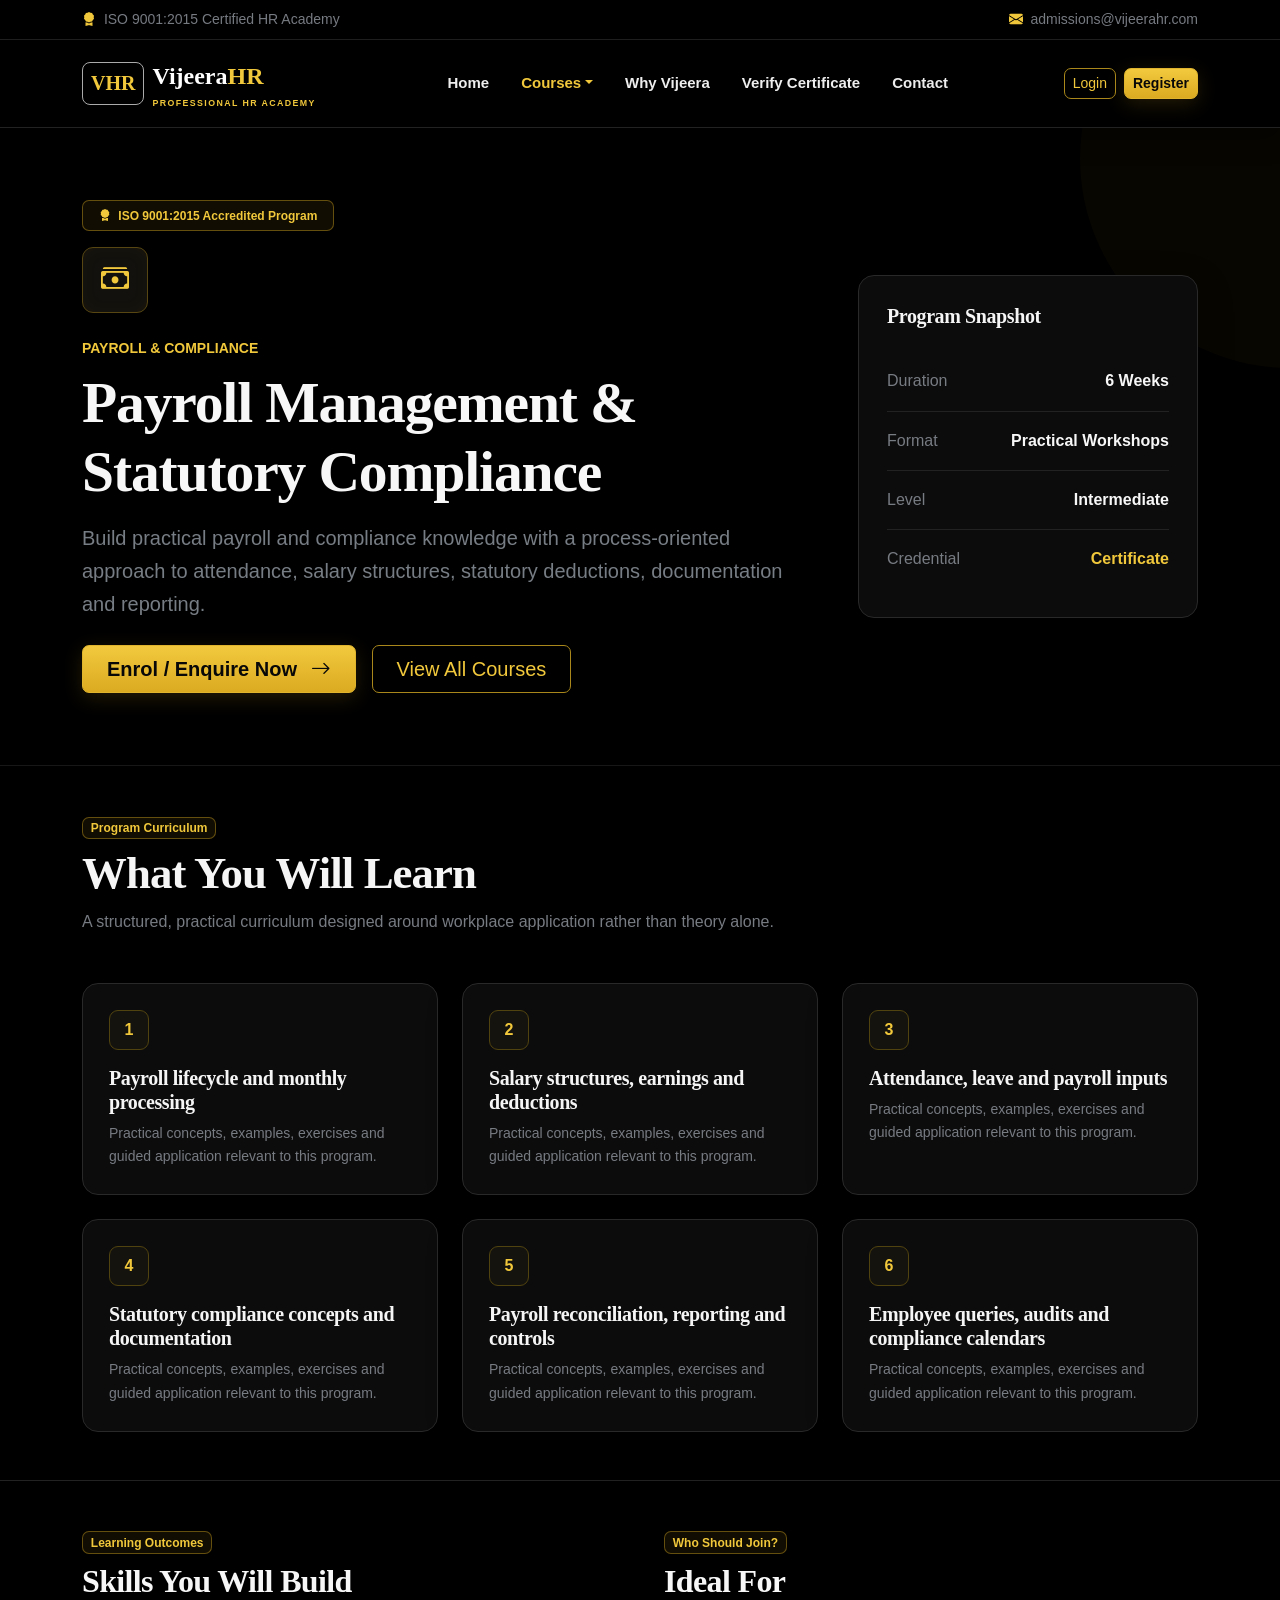
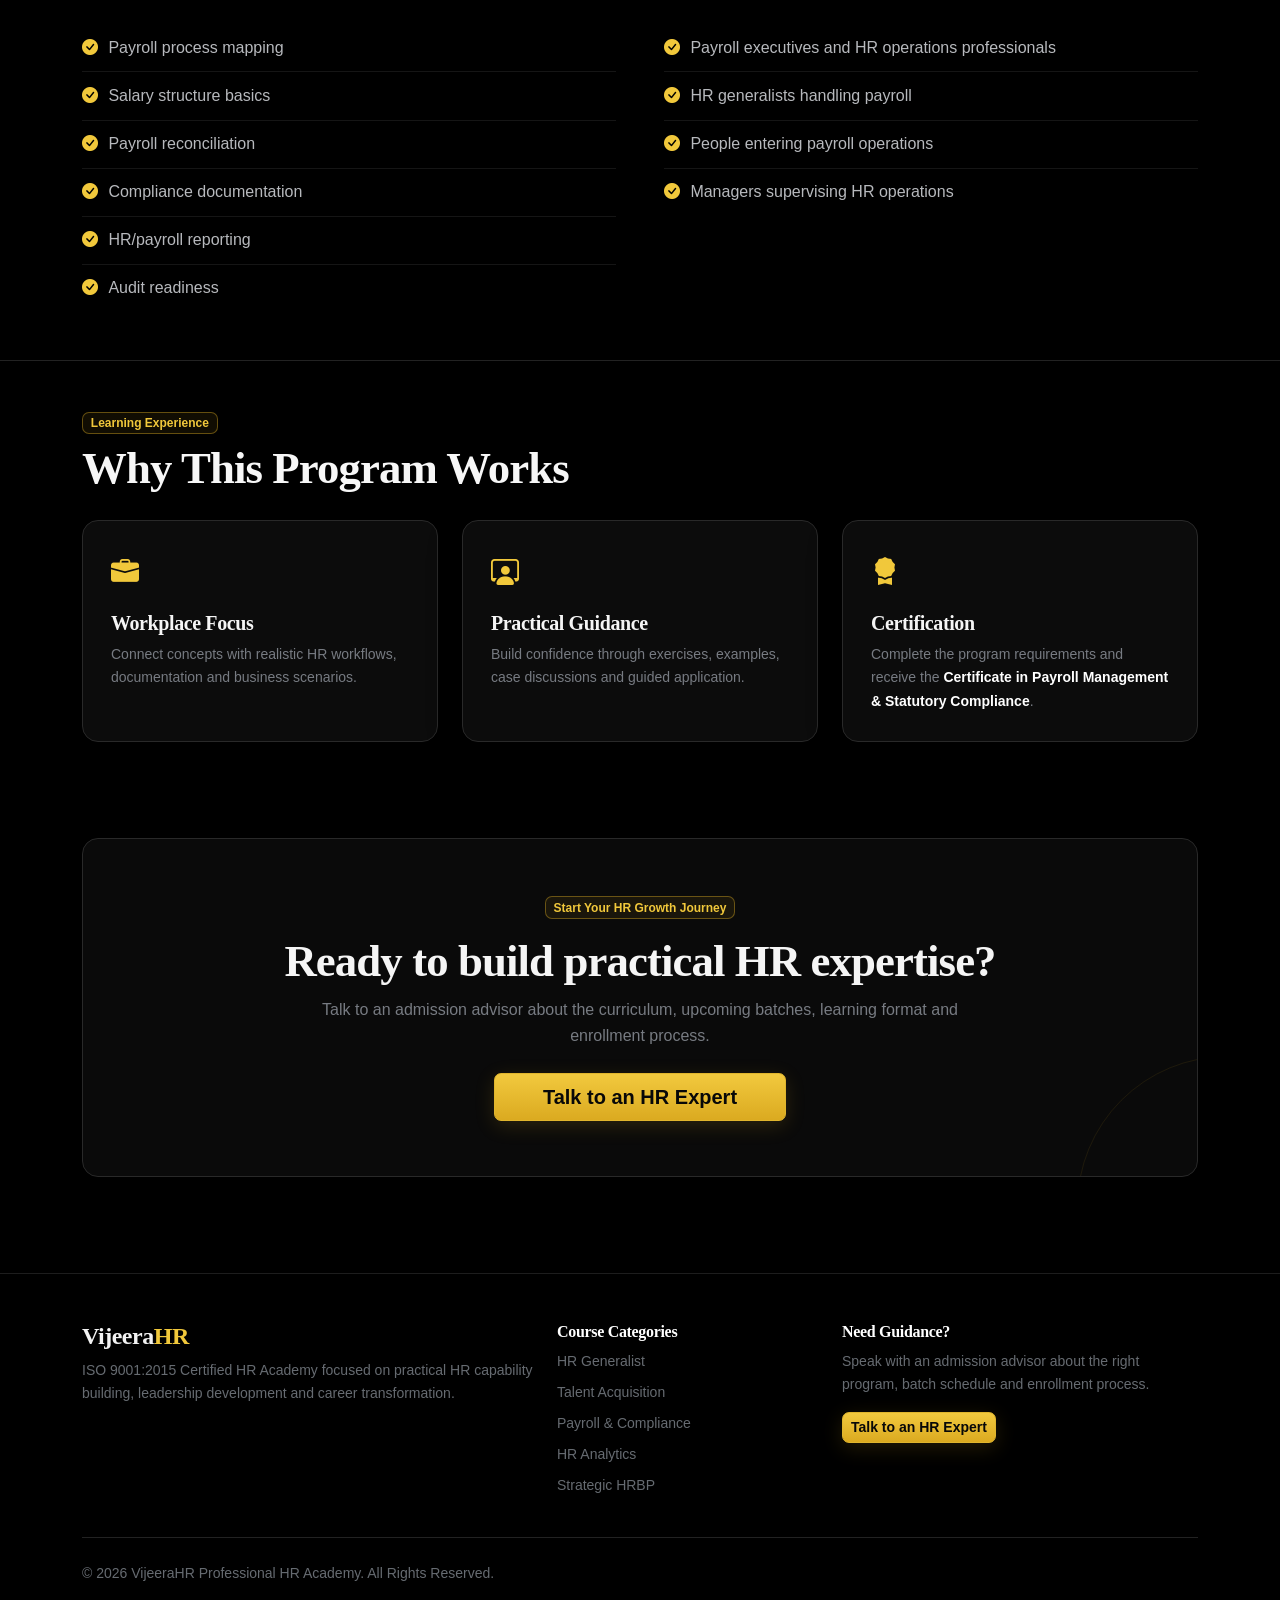
<file: payroll-compliance.html>
<!doctype html>
<html lang="en">
<head>
<meta charset="UTF-8">
<meta name="viewport" content="width=device-width, initial-scale=1">
<title>Payroll Management & Statutory Compliance | VijeeraHR Academy</title>
<meta name="description" content="Build practical payroll and compliance knowledge with a process-oriented approach to attendance, salary structures, statutory deductions, documentation and reporting.">

<link href="https://cdn.jsdelivr.net/npm/bootstrap@5.3.3/dist/css/bootstrap.min.css" rel="stylesheet">
<link rel="stylesheet" href="https://cdn.jsdelivr.net/npm/bootstrap-icons@1.11.3/font/bootstrap-icons.min.css">

<style>

:root {
    --black: #000000;
    --black-soft: #080808;
    --panel: #0d0d0d;
    --panel-2: #111111;
    --border: #242424;
    --border-light: #303030;

    --gold: #d9aa22;
    --gold-light: #f1c83b;
    --gold-dark: #8f7112;

    --white: #f7f7f7;
    --text: #d6d6d6;
    --muted: #777b82;
    --muted-2: #5d6269;

    --radius: 16px;
}

/* ---------- GLOBAL ---------- */

html {
    scroll-behavior: smooth;
}

body {
    margin: 0;
    padding: 0;
    background: #000000 !important;
    color: var(--white);
    font-family: Arial, Helvetica, sans-serif;
    line-height: 1.65;
}

main,
section {
    background: #000000;
}

a {
    transition: all .2s ease;
}

::selection {
    background: var(--gold);
    color: #000;
}

/* ---------- TYPOGRAPHY ---------- */

h1, h2, h3, h4, h5, h6 {
    color: #f5f5f5;
    font-family: Georgia, "Times New Roman", serif;
    font-weight: 700;
    letter-spacing: -.02em;
}

h1 { line-height: 1.08; }
h2 { line-height: 1.15; }

p { color: var(--muted); }

.text-secondary { color: var(--muted) !important; }
.text-gold { color: var(--gold-light) !important; }

/* ---------- TOP BAR & NAVBAR ---------- */

.bg-black { background: #000 !important; }

.course-nav {
    min-height: 88px;
    background: #000000 !important;
    border-bottom: 1px solid #222 !important;
    box-shadow: 0 8px 25px rgba(0,0,0,.45);
}

.course-nav .navbar-brand { color: #fff; }
.course-nav .navbar-brand .border-gold { border-color: #aaa !important; }
.course-nav .navbar-brand span { font-family: Georgia, "Times New Roman", serif; }

.course-nav .navbar-brand small {
    font-family: Arial, Helvetica, sans-serif;
    color: var(--gold-light) !important;
    letter-spacing: .08em;
}

.course-nav .nav-link {
    color: #eeeeee !important;
    font-size: 15px;
    font-weight: 600;
    padding: .8rem 1rem !important;
}

.course-nav .nav-link:hover,
.course-nav .nav-link.active {
    color: var(--gold-light) !important;
}

.course-nav .navbar-toggler { border-color: #555; }

.course-nav .dropdown-menu {
    min-width: 245px;
    padding: .5rem;
    background: #090909;
    border: 1px solid #2c2c2c;
    border-radius: 12px;
    box-shadow: 0 18px 45px rgba(0,0,0,.75);
}

.course-nav .dropdown-item {
    color: #d9d9d9;
    padding: .65rem .8rem;
    border-radius: 7px;
    font-size: 14px;
}

.course-nav .dropdown-item:hover,
.course-nav .dropdown-item:focus {
    color: var(--gold-light);
    background: #151515;
}

.course-nav .dropdown-divider { border-color: #292929; }

/* ---------- BUTTONS ---------- */

.btn-gold {
    color: #080808 !important;
    background: linear-gradient(180deg, #f2c93e, #dbaa20);
    border: 1px solid #e0b52d;
    border-radius: 7px;
    font-weight: 700;
    box-shadow: 0 5px 20px rgba(217,170,34,.16);
}

.btn-gold:hover {
    color: #000 !important;
    background: linear-gradient(180deg, #ffe06a, #e6b82d);
    transform: translateY(-1px);
    box-shadow: 0 7px 25px rgba(217,170,34,.25);
}

.btn-outline-gold {
    color: var(--gold-light) !important;
    background: transparent;
    border: 1px solid #a9871b;
    border-radius: 7px;
}

.btn-outline-gold:hover {
    color: #000 !important;
    background: var(--gold-light);
    border-color: var(--gold-light);
}

/* ---------- BADGES & CARDS ---------- */

.badge-gold {
    display: inline-block;
    color: var(--gold-light) !important;
    background: rgba(217,170,34,.08);
    border: 1px solid rgba(217,170,34,.42);
    border-radius: 7px;
    font-weight: 600;
}

.hero {
    position: relative;
    overflow: hidden;
    background: #000000 !important;
    border-bottom: 1px solid #171717;
}

.hero::before {
    content: "";
    position: absolute;
    width: 420px;
    height: 420px;
    right: -220px;
    top: -180px;
    border-radius: 50%;
    background: rgba(217,170,34,.035);
    pointer-events: none;
}

.hero .container {
    position: relative;
    z-index: 1;
}

.hero h1 {
    font-size: clamp(2.2rem, 4.5vw, 4.2rem);
    color: #f7f7f7;
}

.hero .lead {
    max-width: 780px;
    color: #777d84 !important;
}

.course-icon {
    width: 66px;
    height: 66px;
    display: flex;
    align-items: center;
    justify-content: center;
    color: var(--gold-light);
    background: #12110d;
    border: 1px solid #574612;
    border-radius: 11px;
    font-size: 28px;
    box-shadow: inset 0 0 18px rgba(217,170,34,.035);
}

.info-card,
.module-card,
.outcome-card,
.cta-card {
    background: #0c0c0c !important;
    border: 1px solid #292929 !important;
    border-radius: 16px;
    box-shadow: 0 12px 35px rgba(0,0,0,.25);
}

.info-card {
    padding: 28px;
    height: 100%;
}

.info-card:hover,
.module-card:hover {
    border-color: #494949 !important;
    transform: translateY(-2px);
}

.module-card {
    padding: 26px;
    height: 100%;
    transition: all .2s ease;
}

.module-number {
    width: 40px;
    height: 40px;
    display: flex;
    align-items: center;
    justify-content: center;
    color: var(--gold-light);
    background: #15130d;
    border: 1px solid #514310;
    border-radius: 9px;
    font-weight: 700;
}

/* ---------- SECTIONS & LISTS ---------- */

section.py-5 { background: #000000 !important; }
.bg-vijeera-dark { background: #000000 !important; }

.section-title { max-width: 820px; }
.section-title h2 { font-size: clamp(2rem, 3.5vw, 3rem); }

.check-list {
    list-style: none;
    padding: 0;
    margin: 0;
}

.check-list li {
    position: relative;
    padding: .65rem 0;
    color: #b7b9bd;
    border-bottom: 1px solid #151515;
}

.check-list li:last-child { border-bottom: 0; }
.check-list i {
    color: var(--gold-light);
    margin-right: .65rem;
}

.cta-card {
    position: relative;
    overflow: hidden;
    padding: 55px !important;
    background: #0a0a0a !important;
}

.cta-card::after {
    content: "";
    position: absolute;
    width: 300px;
    height: 300px;
    right: -180px;
    bottom: -180px;
    border-radius: 50%;
    border: 1px solid rgba(217,170,34,.1);
}

.cta-card h2 { font-size: clamp(1.8rem, 3.5vw, 2.8rem); }

/* ---------- BORDERS & FOOTER ---------- */

.border-vijeera { border-color: #242424 !important; }
.border-gold { border-color: #9d7e1a !important; }
.border-secondary { border-color: #222 !important; }

footer {
    background: #000000 !important;
    border-top: 1px solid #1d1d1d;
}

footer h4, footer h5, footer h6 { color: #f2f2f2; }
footer .text-secondary { color: #666b71 !important; }
footer a:hover { color: var(--gold-light) !important; }

/* ---------- RESPONSIVE MEDIA QUERIES ---------- */

@media (max-width: 991.98px) {
    .course-nav { min-height: 74px; }
    .course-nav .nav-link { padding: .65rem 0 !important; }
    .course-nav .navbar-collapse { padding: 1rem 0; }
    .hero { text-align: left; }
    
    .course-nav .dropdown-menu {
        position: static;
        float: none;
        box-shadow: none;
        background: #111;
        margin-top: .5rem;
    }
}

@media (max-width: 767.98px) {
    .hero h1 { font-size: 2.1rem; }
    .hero .lead { font-size: 1rem; }
    .info-card, .module-card { padding: 20px; }
    .cta-card { padding: 30px 20px !important; }
}
</style>
</head>
<body>

<div class="bg-black border-bottom border-secondary border-opacity-25 py-2 small">
  <div class="container d-flex flex-wrap justify-content-between align-items-center gap-2">
    <span class="text-secondary"><i class="bi bi-award-fill text-gold me-1"></i> ISO 9001:2015 Certified HR Academy</span>
    <span class="text-secondary"><i class="bi bi-envelope-fill text-gold me-1"></i> admissions@vijeerahr.com</span>
  </div>
</div>

<nav class="navbar navbar-expand-lg navbar-dark bg-vijeera-dark sticky-top border-bottom border-secondary border-opacity-25 course-nav">
  <div class="container">
    <a class="navbar-brand d-flex align-items-center gap-2" href="index.html">
      <span class="px-2 py-1 rounded-3 border border-gold text-gold fw-bold">VHR</span>
      <span class="fw-bold fs-4">Vijeera<span class="text-gold">HR</span><small class="d-block text-gold text-uppercase" style="font-size:.55rem;letter-spacing:.16em">Professional HR Academy</small></span>
    </a>
    <button class="navbar-toggler" type="button" data-bs-toggle="collapse" data-bs-target="#nav" aria-controls="nav" aria-expanded="false" aria-label="Toggle navigation">
      <span class="navbar-toggler-icon"></span>
    </button>
    <div class="collapse navbar-collapse" id="nav">
      <ul class="navbar-nav mx-auto fw-semibold">
        <li class="nav-item"><a class="nav-link" href="index.html">Home</a></li>
        <li class="nav-item dropdown">
          <a class="nav-link dropdown-toggle active text-gold" href="#" data-bs-toggle="dropdown">Courses</a>
          <ul class="dropdown-menu">
            <li><a class="dropdown-item" href="courses.html">View All HR Courses</a></li>
            <li><hr class="dropdown-divider"></li>
            <li><a class="dropdown-item" href="hr-generalist.html">HR Generalist Masterclass</a></li>
            <li><a class="dropdown-item" href="talent-acquisition.html">Talent Acquisition &amp; Sourcing</a></li>
            <li><a class="dropdown-item" href="payroll-compliance.html">Payroll &amp; Statutory Compliance</a></li>
            <li><a class="dropdown-item" href="hr-analytics.html">HR Analytics &amp; People Metrics</a></li>
            <li><a class="dropdown-item" href="strategic-hrbp.html">Strategic HR Business Partnering</a></li>
          </ul>
        </li>
        <li class="nav-item"><a class="nav-link" href="index.html#why-us">Why Vijeera</a></li>
        <li class="nav-item"><a class="nav-link" href="index.html#verify">Verify Certificate</a></li>
        <li class="nav-item"><a class="nav-link" href="index.html#contact">Contact</a></li>
      </ul>
      <div class="d-flex gap-2 mt-3 mt-lg-0">
        <a href="index.html#auth-section" class="btn btn-outline-gold btn-sm w-100 w-lg-auto">Login</a>
        <a href="index.html#auth-section" class="btn btn-gold btn-sm w-100 w-lg-auto">Register</a>
      </div>
    </div>
  </div>
</nav>

<main>
<section class="hero py-5">
  <div class="container py-lg-4">
    <div class="row align-items-center g-4 g-lg-5">
      <div class="col-lg-8">
        <span class="badge badge-gold px-3 py-2 mb-3"><i class="bi bi-award-fill me-1"></i> ISO 9001:2015 Accredited Program</span>
        <div class="course-icon mb-4"><i class="bi bi-cash-stack"></i></div>
        <div class="text-gold fw-semibold small text-uppercase mb-2">Payroll &amp; Compliance</div>
        <h1 class="display-4 fw-bold mb-3">Payroll Management &amp; Statutory Compliance</h1>
        <p class="lead text-secondary mb-4">Build practical payroll and compliance knowledge with a process-oriented approach to attendance, salary structures, statutory deductions, documentation and reporting.</p>
        <div class="d-flex flex-wrap gap-3">
          <a href="index.html#auth-section" class="btn btn-gold btn-lg px-4">Enrol / Enquire Now <i class="bi bi-arrow-right ms-2"></i></a>
          <a href="courses.html" class="btn btn-outline-gold btn-lg px-4">View All Courses</a>
        </div>
      </div>
      <div class="col-lg-4">
        <div class="info-card">
          <h5 class="fw-bold mb-4">Program Snapshot</h5>
          <div class="d-flex justify-content-between border-bottom border-secondary border-opacity-25 py-3"><span class="text-secondary">Duration</span><strong>6 Weeks</strong></div>
          <div class="d-flex justify-content-between border-bottom border-secondary border-opacity-25 py-3"><span class="text-secondary">Format</span><strong>Practical Workshops</strong></div>
          <div class="d-flex justify-content-between border-bottom border-secondary border-opacity-25 py-3"><span class="text-secondary">Level</span><strong>Intermediate</strong></div>
          <div class="d-flex justify-content-between py-3"><span class="text-secondary">Credential</span><strong class="text-gold">Certificate</strong></div>
        </div>
      </div>
    </div>
  </div>
</section>

<section class="py-5">
  <div class="container">
    <div class="section-title mb-5">
      <span class="badge badge-gold mb-2">Program Curriculum</span>
      <h2 class="display-6 fw-bold">What You Will Learn</h2>
      <p class="text-secondary">A structured, practical curriculum designed around workplace application rather than theory alone.</p>
    </div>
    <div class="row g-4">
      <div class="col-md-6 col-lg-4">
        <div class="module-card">
          <div class="module-number mb-3">1</div>
          <h5 class="fw-bold">Payroll lifecycle and monthly processing</h5>
          <p class="text-secondary small mb-0">Practical concepts, examples, exercises and guided application relevant to this program.</p>
        </div>
      </div>
      <div class="col-md-6 col-lg-4">
        <div class="module-card">
          <div class="module-number mb-3">2</div>
          <h5 class="fw-bold">Salary structures, earnings and deductions</h5>
          <p class="text-secondary small mb-0">Practical concepts, examples, exercises and guided application relevant to this program.</p>
        </div>
      </div>
      <div class="col-md-6 col-lg-4">
        <div class="module-card">
          <div class="module-number mb-3">3</div>
          <h5 class="fw-bold">Attendance, leave and payroll inputs</h5>
          <p class="text-secondary small mb-0">Practical concepts, examples, exercises and guided application relevant to this program.</p>
        </div>
      </div>
      <div class="col-md-6 col-lg-4">
        <div class="module-card">
          <div class="module-number mb-3">4</div>
          <h5 class="fw-bold">Statutory compliance concepts and documentation</h5>
          <p class="text-secondary small mb-0">Practical concepts, examples, exercises and guided application relevant to this program.</p>
        </div>
      </div>
      <div class="col-md-6 col-lg-4">
        <div class="module-card">
          <div class="module-number mb-3">5</div>
          <h5 class="fw-bold">Payroll reconciliation, reporting and controls</h5>
          <p class="text-secondary small mb-0">Practical concepts, examples, exercises and guided application relevant to this program.</p>
        </div>
      </div>
      <div class="col-md-6 col-lg-4">
        <div class="module-card">
          <div class="module-number mb-3">6</div>
          <h5 class="fw-bold">Employee queries, audits and compliance calendars</h5>
          <p class="text-secondary small mb-0">Practical concepts, examples, exercises and guided application relevant to this program.</p>
        </div>
      </div>
    </div>
  </div>
</section>

<section class="py-5 bg-black border-top border-bottom border-secondary border-opacity-25">
  <div class="container">
    <div class="row g-4 g-lg-5">
      <div class="col-lg-6">
        <span class="badge badge-gold mb-2">Learning Outcomes</span>
        <h2 class="h2 fw-bold mb-4">Skills You Will Build</h2>
        <ul class="check-list">
          <li><i class="bi bi-check-circle-fill"></i>Payroll process mapping</li>
          <li><i class="bi bi-check-circle-fill"></i>Salary structure basics</li>
          <li><i class="bi bi-check-circle-fill"></i>Payroll reconciliation</li>
          <li><i class="bi bi-check-circle-fill"></i>Compliance documentation</li>
          <li><i class="bi bi-check-circle-fill"></i>HR/payroll reporting</li>
          <li><i class="bi bi-check-circle-fill"></i>Audit readiness</li>
        </ul>
      </div>
      <div class="col-lg-6">
        <span class="badge badge-gold mb-2">Who Should Join?</span>
        <h2 class="h2 fw-bold mb-4">Ideal For</h2>
        <ul class="check-list">
          <li><i class="bi bi-check-circle-fill"></i>Payroll executives and HR operations professionals</li>
          <li><i class="bi bi-check-circle-fill"></i>HR generalists handling payroll</li>
          <li><i class="bi bi-check-circle-fill"></i>People entering payroll operations</li>
          <li><i class="bi bi-check-circle-fill"></i>Managers supervising HR operations</li>
        </ul>
      </div>
    </div>
  </div>
</section>

<section class="py-5">
  <div class="container">
    <div class="section-title mb-4">
      <span class="badge badge-gold mb-2">Learning Experience</span>
      <h2 class="h2 fw-bold">Why This Program Works</h2>
    </div>
    <div class="row g-4">
      <div class="col-md-4">
        <div class="info-card">
          <i class="bi bi-briefcase-fill fs-3 text-gold"></i>
          <h5 class="mt-3">Workplace Focus</h5>
          <p class="text-secondary small mb-0">Connect concepts with realistic HR workflows, documentation and business scenarios.</p>
        </div>
      </div>
      <div class="col-md-4">
        <div class="info-card">
          <i class="bi bi-person-workspace fs-3 text-gold"></i>
          <h5 class="mt-3">Practical Guidance</h5>
          <p class="text-secondary small mb-0">Build confidence through exercises, examples, case discussions and guided application.</p>
        </div>
      </div>
      <div class="col-md-4">
        <div class="info-card">
          <i class="bi bi-award-fill fs-3 text-gold"></i>
          <h5 class="mt-3">Certification</h5>
          <p class="text-secondary small mb-0">Complete the program requirements and receive the <strong class="text-white">Certificate in Payroll Management &amp; Statutory Compliance</strong>.</p>
        </div>
      </div>
    </div>
  </div>
</section>

<section class="py-5">
  <div class="container">
    <div class="cta-card p-4 p-md-5 text-center">
      <span class="badge badge-gold mb-3">Start Your HR Growth Journey</span>
      <h2 class="display-6 fw-bold">Ready to build practical HR expertise?</h2>
      <p class="text-secondary mx-auto mb-4" style="max-width:650px">Talk to an admission advisor about the curriculum, upcoming batches, learning format and enrollment process.</p>
      <a href="index.html#contact" class="btn btn-gold btn-lg px-5">Talk to an HR Expert</a>
    </div>
  </div>
</section>
</main>

<footer class="py-5 mt-5">
  <div class="container">
    <div class="row g-4">
      <div class="col-lg-5">
        <h4 class="fw-bold">Vijeera<span class="text-gold">HR</span></h4>
        <p class="text-secondary small">ISO 9001:2015 Certified HR Academy focused on practical HR capability building, leadership development and career transformation.</p>
      </div>
      <div class="col-6 col-lg-3">
        <h6 class="text-white">Course Categories</h6>
        <ul class="list-unstyled small">
          <li class="mb-2"><a class="text-secondary text-decoration-none" href="hr-generalist.html">HR Generalist</a></li>
          <li class="mb-2"><a class="text-secondary text-decoration-none" href="talent-acquisition.html">Talent Acquisition</a></li>
          <li class="mb-2"><a class="text-secondary text-decoration-none" href="payroll-compliance.html">Payroll &amp; Compliance</a></li>
          <li class="mb-2"><a class="text-secondary text-decoration-none" href="hr-analytics.html">HR Analytics</a></li>
          <li><a class="text-secondary text-decoration-none" href="strategic-hrbp.html">Strategic HRBP</a></li>
        </ul>
      </div>
      <div class="col-6 col-lg-4">
        <h6 class="text-white">Need Guidance?</h6>
        <p class="text-secondary small">Speak with an admission advisor about the right program, batch schedule and enrollment process.</p>
        <a href="index.html#contact" class="btn btn-gold btn-sm">Talk to an HR Expert</a>
      </div>
    </div>
    <div class="border-top border-secondary border-opacity-25 mt-4 pt-4 text-secondary small">© 2026 VijeeraHR Professional HR Academy. All Rights Reserved.</div>
  </div>
</footer>

<script src="https://cdn.jsdelivr.net/npm/bootstrap@5.3.3/dist/js/bootstrap.bundle.min.js"></script>
</body>
</html>
</file>
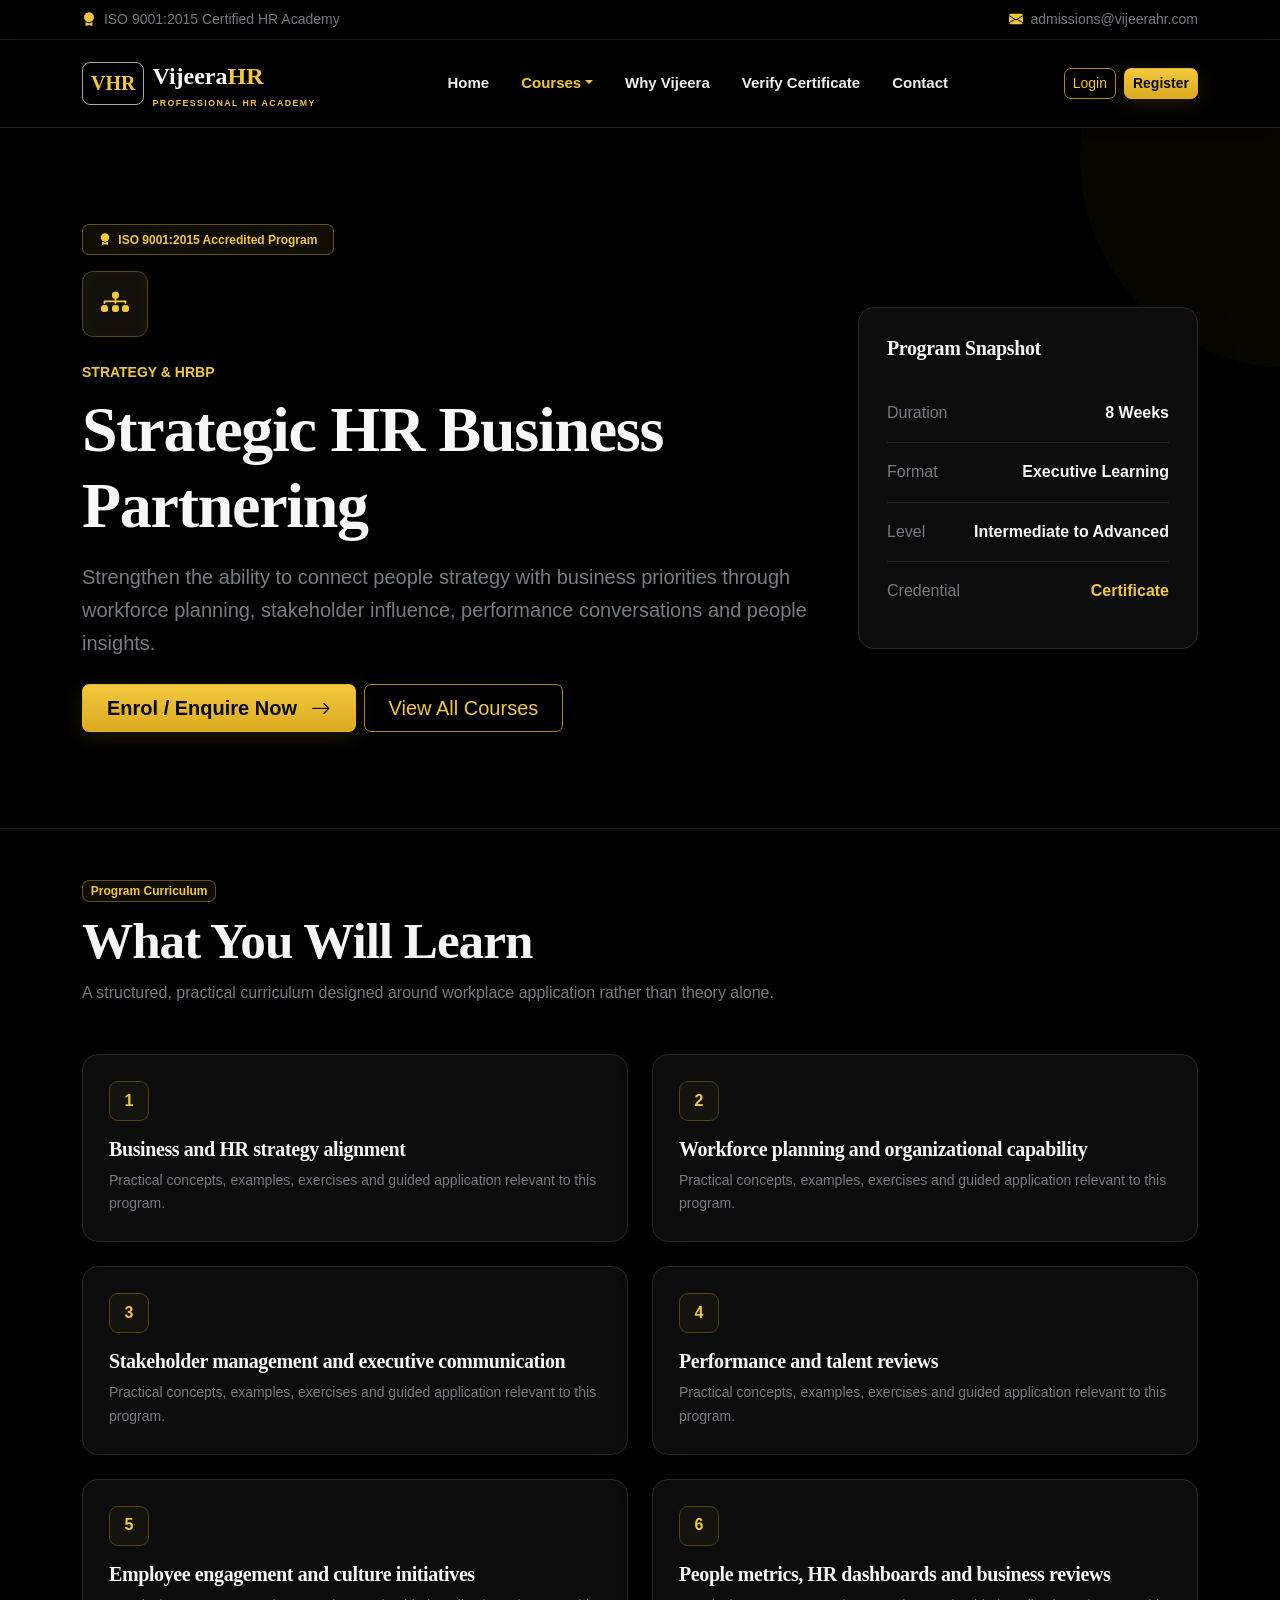
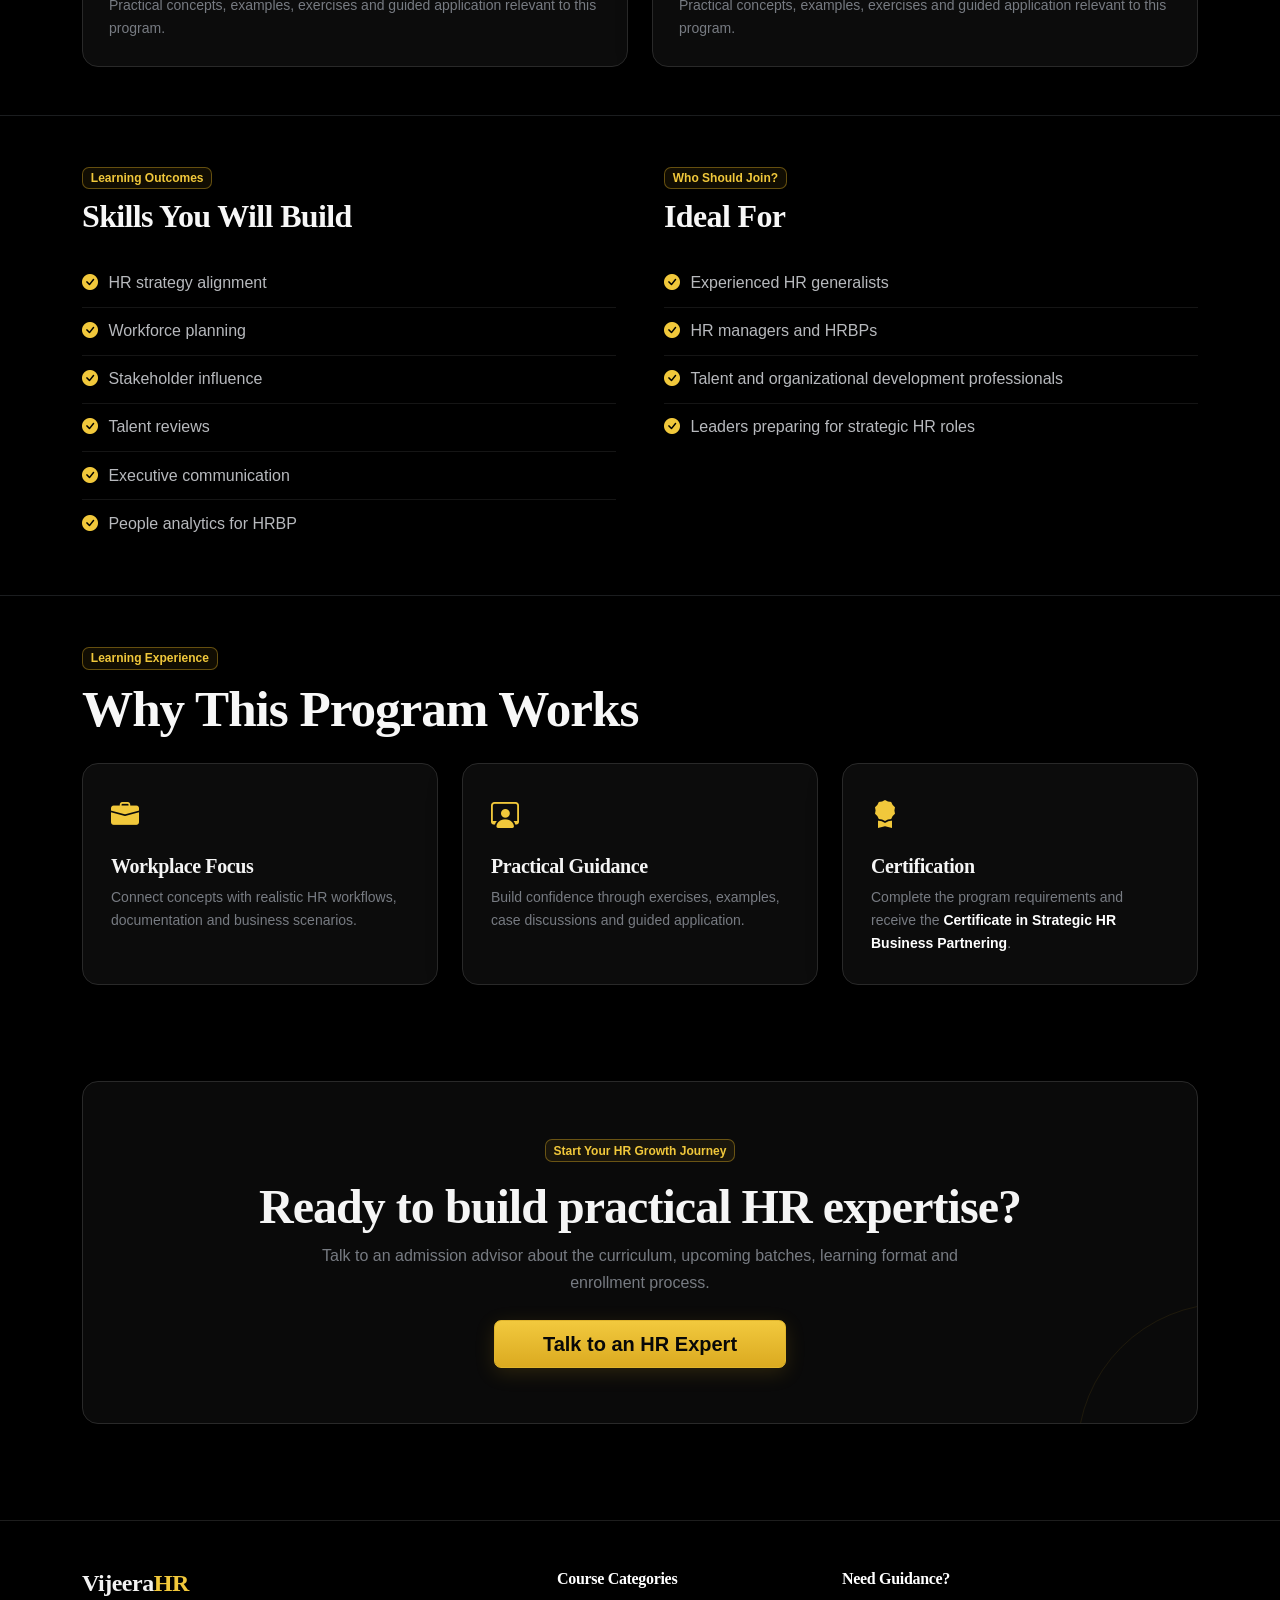
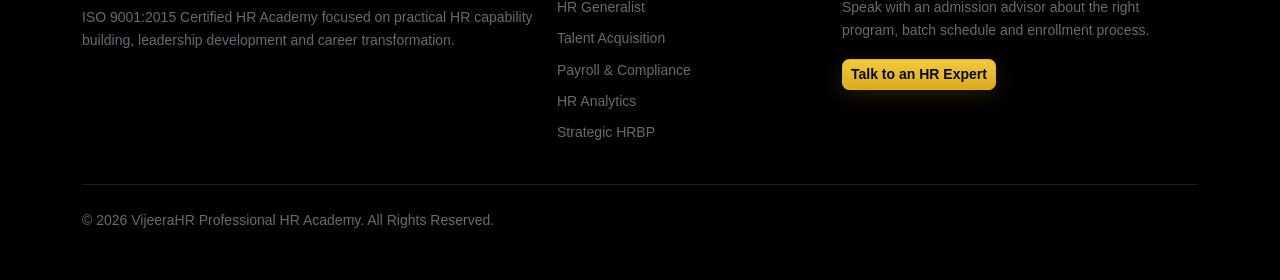
<file: strategic-hrbp.html>
<!doctype html>
<html lang="en">
<head>
  <meta charset="UTF-8">
  <meta name="viewport" content="width=device-width, initial-scale=1">
  <title>Strategic HR Business Partnering | VijeeraHR Academy</title>
  <meta name="description" content="Strengthen the ability to connect people strategy with business priorities through workforce planning, stakeholder influence, performance conversations and people insights.">
  <link href="https://cdn.jsdelivr.net/npm/bootstrap@5.3.3/dist/css/bootstrap.min.css" rel="stylesheet">
  <link rel="stylesheet" href="https://cdn.jsdelivr.net/npm/bootstrap-icons@1.11.3/font/bootstrap-icons.min.css">

  <style>

    :root {
      --black: #000000;
      --black-soft: #080808;
      --panel: #0d0d0d;
      --panel-2: #111111;
      --border: #242424;
      --border-light: #303030;

      --gold: #d9aa22;
      --gold-light: #f1c83b;
      --gold-dark: #8f7112;

      --white: #f7f7f7;
      --text: #d6d6d6;
      --muted: #777b82;
      --muted-2: #5d6269;

      --radius: 16px;
    }

    /* ---------- GLOBAL ---------- */

    html {
      scroll-behavior: smooth;
    }

    body {
      margin: 0;
      padding: 0;
      background: #000000 !important;
      color: var(--white);
      font-family: Arial, Helvetica, sans-serif;
      line-height: 1.65;
    }

    main,
    section {
      background: #000000;
    }

    a {
      transition: all .2s ease;
    }

    ::selection {
      background: var(--gold);
      color: #000;
    }

    /* ---------- TYPOGRAPHY ---------- */

    h1, h2, h3, h4, h5, h6 {
      color: #f5f5f5;
      font-family: Georgia, "Times New Roman", serif;
      font-weight: 700;
      letter-spacing: -.02em;
    }

    h1 {
      line-height: 1.08;
    }

    h2 {
      line-height: 1.15;
    }

    p {
      color: var(--muted);
    }

    .text-secondary {
      color: var(--muted) !important;
    }

    .text-gold {
      color: var(--gold-light) !important;
    }

    /* ---------- NAVBAR ---------- */

    .course-nav {
      min-height: 88px;
      background: #000000 !important;
      border-bottom: 1px solid #222 !important;
      box-shadow: 0 8px 25px rgba(0, 0, 0, .45);
    }

    .course-nav .navbar-brand {
      color: #fff;
    }

    .course-nav .navbar-brand .border-gold {
      border-color: #aaa !important;
    }

    .course-nav .navbar-brand span {
      font-family: Georgia, "Times New Roman", serif;
    }

    .course-nav .navbar-brand small {
      font-family: Arial, Helvetica, sans-serif;
      color: var(--gold-light) !important;
      letter-spacing: .08em;
    }

    .course-nav .nav-link {
      color: #eeeeee !important;
      font-size: 15px;
      font-weight: 600;
      padding: .8rem 1rem !important;
    }

    .course-nav .nav-link:hover,
    .course-nav .nav-link.active {
      color: var(--gold-light) !important;
    }

    .course-nav .navbar-toggler {
      border-color: #555;
    }

    .course-nav .dropdown-menu {
      min-width: 245px;
      padding: .5rem;
      background: #090909;
      border: 1px solid #2c2c2c;
      border-radius: 12px;
      box-shadow: 0 18px 45px rgba(0, 0, 0, .75);
    }

    .course-nav .dropdown-item {
      color: #d9d9d9;
      padding: .65rem .8rem;
      border-radius: 7px;
      font-size: 14px;
    }

    .course-nav .dropdown-item:hover,
    .course-nav .dropdown-item:focus {
      color: var(--gold-light);
      background: #151515;
    }

    .course-nav .dropdown-divider {
      border-color: #292929;
    }

    /* ---------- BUTTONS ---------- */

    .btn-gold {
      color: #080808 !important;
      background: linear-gradient(180deg, #f2c93e, #dbaa20);
      border: 1px solid #e0b52d;
      border-radius: 7px;
      font-weight: 700;
      box-shadow: 0 5px 20px rgba(217, 170, 34, .16);
    }

    .btn-gold:hover {
      color: #000 !important;
      background: linear-gradient(180deg, #ffe06a, #e6b82d);
      transform: translateY(-1px);
      box-shadow: 0 7px 25px rgba(217, 170, 34, .25);
    }

    .btn-outline-gold {
      color: var(--gold-light) !important;
      background: transparent;
      border: 1px solid #a9871b;
      border-radius: 7px;
    }

    .btn-outline-gold:hover {
      color: #000 !important;
      background: var(--gold-light);
      border-color: var(--gold-light);
    }

    /* ---------- BADGES ---------- */

    .badge-gold {
      display: inline-block;
      color: var(--gold-light) !important;
      background: rgba(217, 170, 34, .08);
      border: 1px solid rgba(217, 170, 34, .42);
      border-radius: 7px;
      font-weight: 600;
    }

    /* ---------- HERO ---------- */

    .hero {
      position: relative;
      overflow: hidden;
      background: #000000 !important;
      border-bottom: 1px solid #171717;
    }

    .hero::before {
      content: "";
      position: absolute;
      width: 420px;
      height: 420px;
      right: -220px;
      top: -180px;
      border-radius: 50%;
      background: rgba(217, 170, 34, .035);
      pointer-events: none;
    }

    .hero .container {
      position: relative;
      z-index: 1;
    }

    .hero h1 {
      font-size: clamp(2.6rem, 5vw, 4.6rem);
      color: #f7f7f7;
    }

    .hero .lead {
      max-width: 780px;
      color: #777d84 !important;
    }

    /* ---------- ICON ---------- */

    .course-icon {
      width: 66px;
      height: 66px;
      display: grid;
      place-items: center;

      color: var(--gold-light);
      background: #12110d;
      border: 1px solid #574612;
      border-radius: 11px;

      font-size: 28px;
      box-shadow: inset 0 0 18px rgba(217, 170, 34, .035);
    }

    /* ---------- CARDS ---------- */

    .info-card,
    .module-card,
    .cta-card {
      background: #0c0c0c !important;
      border: 1px solid #292929 !important;
      border-radius: 16px;
      box-shadow: 0 12px 35px rgba(0, 0, 0, .25);
    }

    .info-card {
      padding: 28px;
      height: 100%;
    }

    .info-card:hover,
    .module-card:hover {
      border-color: #494949 !important;
      transform: translateY(-2px);
    }

    .module-card {
      padding: 26px;
      height: 100%;
      transition: all .2s ease;
    }

    .module-number {
      width: 40px;
      height: 40px;

      display: grid;
      place-items: center;

      color: var(--gold-light);
      background: #15130d;
      border: 1px solid #514310;
      border-radius: 9px;

      font-weight: 700;
    }

    /* ---------- SECTIONS ---------- */

    section.py-5 {
      background: #000000 !important;
    }

    .bg-vijeera-dark {
      background: #000000 !important;
    }

    .section-title {
      max-width: 820px;
    }

    .section-title h2 {
      font-size: clamp(2.2rem, 4vw, 3.2rem);
    }

    /* ---------- COURSE LIST ---------- */

    .check-list {
      list-style: none;
      padding: 0;
      margin: 0;
    }

    .check-list li {
      position: relative;
      padding: .65rem 0;
      color: #b7b9bd;
      border-bottom: 1px solid #151515;
    }

    .check-list li:last-child {
      border-bottom: 0;
    }

    .check-list i {
      color: var(--gold-light);
      margin-right: .65rem;
    }

    /* ---------- CTA ---------- */

    .cta-card {
      position: relative;
      overflow: hidden;
      padding: 55px !important;
      background: #0a0a0a !important;
    }

    .cta-card::after {
      content: "";
      position: absolute;
      width: 300px;
      height: 300px;
      right: -180px;
      bottom: -180px;
      border-radius: 50%;
      border: 1px solid rgba(217, 170, 34, .1);
    }

    .cta-card h2 {
      font-size: clamp(2rem, 4vw, 3rem);
    }

    /* ---------- FORMS ---------- */

    .form-control,
    .form-select {
      min-height: 48px;
      color: #eeeeee !important;
      background: #090909 !important;
      border: 1px solid #292929 !important;
      border-radius: 7px;
    }

    .form-control::placeholder {
      color: #60646a;
    }

    .form-control:focus,
    .form-select:focus {
      color: #fff !important;
      background: #090909 !important;
      border-color: #9d7e1a !important;
      box-shadow: 0 0 0 .2rem rgba(217, 170, 34, .08) !important;
    }

    /* ---------- TABLE / BORDERS ---------- */

    .border-gold {
      border-color: #9d7e1a !important;
    }

    /* ---------- FOOTER ---------- */

    footer {
      background: #000000 !important;
      border-top: 1px solid #1d1d1d;
    }

    footer h4,
    footer h5,
    footer h6 {
      color: #f2f2f2;
    }

    footer .text-secondary {
      color: #666b71 !important;
    }

    footer a:hover {
      color: var(--gold-light) !important;
    }

    /* ---------- RESPONSIVE ---------- */

    @media (max-width: 991px) {
      .course-nav {
        min-height: 74px;
      }

      .course-nav .nav-link {
        padding: .65rem .25rem !important;
      }

      .course-nav .navbar-collapse {
        padding: 1rem 0;
      }

      .hero {
        text-align: left;
      }
    }

    @media (max-width: 767px) {
      .hero h1 {
        font-size: 2.45rem;
      }

      .hero .lead {
        font-size: 1rem;
      }

      .info-card,
      .module-card {
        padding: 22px;
      }

      .cta-card {
        padding: 35px 22px !important;
      }
    }
  </style>
</head>
<body>

  <!-- Top Bar -->
  <div class="bg-black border-bottom border-secondary border-opacity-25 py-2 small">
    <div class="container d-flex flex-wrap justify-content-between gap-2">
      <span class="text-secondary"><i class="bi bi-award-fill text-gold me-1"></i> ISO 9001:2015 Certified HR Academy</span>
      <span class="text-secondary"><i class="bi bi-envelope-fill text-gold me-1"></i> admissions@vijeerahr.com</span>
    </div>
  </div>

  <!-- Navbar -->
  <nav class="navbar navbar-expand-lg navbar-dark bg-vijeera-dark sticky-top border-bottom border-secondary border-opacity-25 course-nav">
    <div class="container">
      <a class="navbar-brand d-flex align-items-center gap-2" href="index.html">
        <span class="px-2 py-1 rounded-3 border border-gold text-gold fw-bold">VHR</span>
        <span class="fw-bold fs-4">Vijeera<span class="text-gold">HR</span><small class="d-block text-gold text-uppercase" style="font-size:.55rem;letter-spacing:.16em">Professional HR Academy</small></span>
      </a>
      <button class="navbar-toggler" type="button" data-bs-toggle="collapse" data-bs-target="#nav" aria-controls="nav" aria-expanded="false" aria-label="Toggle navigation">
        <span class="navbar-toggler-icon"></span>
      </button>
      <div class="collapse navbar-collapse" id="nav">
        <ul class="navbar-nav mx-auto fw-semibold">
          <li class="nav-item"><a class="nav-link" href="index.html">Home</a></li>
          <li class="nav-item dropdown">
            <a class="nav-link dropdown-toggle active text-gold" href="#" data-bs-toggle="dropdown">Courses</a>
            <ul class="dropdown-menu shadow">
              <li><a class="dropdown-item" href="courses.html">View All HR Courses</a></li>
              <li><hr class="dropdown-divider"></li>
              <li><a class="dropdown-item" href="hr-generalist.html">HR Generalist Masterclass</a></li>
              <li><a class="dropdown-item" href="talent-acquisition.html">Talent Acquisition &amp; Sourcing</a></li>
              <li><a class="dropdown-item" href="payroll-compliance.html">Payroll &amp; Statutory Compliance</a></li>
              <li><a class="dropdown-item" href="hr-analytics.html">HR Analytics &amp; People Metrics</a></li>
              <li><a class="dropdown-item" href="strategic-hrbp.html">Strategic HR Business Partnering</a></li>
            </ul>
          </li>
          <li class="nav-item"><a class="nav-link" href="index.html#why-us">Why Vijeera</a></li>
          <li class="nav-item"><a class="nav-link" href="index.html#verify">Verify Certificate</a></li>
          <li class="nav-item"><a class="nav-link" href="index.html#contact">Contact</a></li>
        </ul>
        <div class="d-flex gap-2">
          <a href="index.html#auth-section" class="btn btn-outline-gold btn-sm">Login</a>
          <a href="index.html#auth-section" class="btn btn-gold btn-sm">Register</a>
        </div>
      </div>
    </div>
  </nav>

  <!-- Main Content -->
  <main>
    <!-- Hero Section -->
    <section class="hero py-5">
      <div class="container py-lg-5">
        <div class="row align-items-center g-5">
          <div class="col-lg-8">
            <span class="badge badge-gold px-3 py-2 mb-3"><i class="bi bi-award-fill me-1"></i> ISO 9001:2015 Accredited Program</span>
            <div class="course-icon mb-4"><i class="bi bi-diagram-3-fill"></i></div>
            <div class="text-gold fw-semibold small text-uppercase mb-2">Strategy &amp; HRBP</div>
            <h1 class="display-4 fw-bold mb-3">Strategic HR Business Partnering</h1>
            <p class="lead text-secondary mb-4">Strengthen the ability to connect people strategy with business priorities through workforce planning, stakeholder influence, performance conversations and people insights.</p>
            <div class="d-flex flex-wrap gap-2">
              <a href="index.html#auth-section" class="btn btn-gold btn-lg px-4">Enrol / Enquire Now <i class="bi bi-arrow-right ms-2"></i></a>
              <a href="courses.html" class="btn btn-outline-gold btn-lg px-4">View All Courses</a>
            </div>
          </div>
          <div class="col-lg-4">
            <div class="info-card">
              <h5 class="fw-bold mb-4">Program Snapshot</h5>
              <div class="d-flex justify-content-between border-bottom border-secondary border-opacity-25 py-3"><span class="text-secondary">Duration</span><strong>8 Weeks</strong></div>
              <div class="d-flex justify-content-between border-bottom border-secondary border-opacity-25 py-3"><span class="text-secondary">Format</span><strong>Executive Learning</strong></div>
              <div class="d-flex justify-content-between border-bottom border-secondary border-opacity-25 py-3"><span class="text-secondary">Level</span><strong>Intermediate to Advanced</strong></div>
              <div class="d-flex justify-content-between py-3"><span class="text-secondary">Credential</span><strong class="text-gold">Certificate</strong></div>
            </div>
          </div>
        </div>
      </div>
    </section>

    <!-- Curriculum Section -->
    <section class="py-5">
      <div class="container">
        <div class="section-title mb-5">
          <span class="badge badge-gold mb-2">Program Curriculum</span>
          <h2 class="display-6 fw-bold">What You Will Learn</h2>
          <p class="text-secondary">A structured, practical curriculum designed around workplace application rather than theory alone.</p>
        </div>
        <div class="row g-4">
          <div class="col-md-6">
            <div class="module-card">
              <div class="module-number mb-3">1</div>
              <h5 class="fw-bold">Business and HR strategy alignment</h5>
              <p class="text-secondary small mb-0">Practical concepts, examples, exercises and guided application relevant to this program.</p>
            </div>
          </div>
          <div class="col-md-6">
            <div class="module-card">
              <div class="module-number mb-3">2</div>
              <h5 class="fw-bold">Workforce planning and organizational capability</h5>
              <p class="text-secondary small mb-0">Practical concepts, examples, exercises and guided application relevant to this program.</p>
            </div>
          </div>
          <div class="col-md-6">
            <div class="module-card">
              <div class="module-number mb-3">3</div>
              <h5 class="fw-bold">Stakeholder management and executive communication</h5>
              <p class="text-secondary small mb-0">Practical concepts, examples, exercises and guided application relevant to this program.</p>
            </div>
          </div>
          <div class="col-md-6">
            <div class="module-card">
              <div class="module-number mb-3">4</div>
              <h5 class="fw-bold">Performance and talent reviews</h5>
              <p class="text-secondary small mb-0">Practical concepts, examples, exercises and guided application relevant to this program.</p>
            </div>
          </div>
          <div class="col-md-6">
            <div class="module-card">
              <div class="module-number mb-3">5</div>
              <h5 class="fw-bold">Employee engagement and culture initiatives</h5>
              <p class="text-secondary small mb-0">Practical concepts, examples, exercises and guided application relevant to this program.</p>
            </div>
          </div>
          <div class="col-md-6">
            <div class="module-card">
              <div class="module-number mb-3">6</div>
              <h5 class="fw-bold">People metrics, HR dashboards and business reviews</h5>
              <p class="text-secondary small mb-0">Practical concepts, examples, exercises and guided application relevant to this program.</p>
            </div>
          </div>
        </div>
      </div>
    </section>

    <!-- Skills & Ideal Candidates -->
    <section class="py-5 bg-black border-top border-bottom border-secondary border-opacity-25">
      <div class="container">
        <div class="row g-5">
          <div class="col-lg-6">
            <span class="badge badge-gold mb-2">Learning Outcomes</span>
            <h2 class="h2 fw-bold mb-4">Skills You Will Build</h2>
            <ul class="check-list">
              <li><i class="bi bi-check-circle-fill"></i>HR strategy alignment</li>
              <li><i class="bi bi-check-circle-fill"></i>Workforce planning</li>
              <li><i class="bi bi-check-circle-fill"></i>Stakeholder influence</li>
              <li><i class="bi bi-check-circle-fill"></i>Talent reviews</li>
              <li><i class="bi bi-check-circle-fill"></i>Executive communication</li>
              <li><i class="bi bi-check-circle-fill"></i>People analytics for HRBP</li>
            </ul>
          </div>
          <div class="col-lg-6">
            <span class="badge badge-gold mb-2">Who Should Join?</span>
            <h2 class="h2 fw-bold mb-4">Ideal For</h2>
            <ul class="check-list">
              <li><i class="bi bi-check-circle-fill"></i>Experienced HR generalists</li>
              <li><i class="bi bi-check-circle-fill"></i>HR managers and HRBPs</li>
              <li><i class="bi bi-check-circle-fill"></i>Talent and organizational development professionals</li>
              <li><i class="bi bi-check-circle-fill"></i>Leaders preparing for strategic HR roles</li>
            </ul>
          </div>
        </div>
      </div>
    </section>

    <!-- Why This Program Works -->
    <section class="py-5">
      <div class="container">
        <div class="section-title mb-4">
          <span class="badge badge-gold mb-2">Learning Experience</span>
          <h2 class="h2 fw-bold">Why This Program Works</h2>
        </div>
        <div class="row g-4">
          <div class="col-md-4">
            <div class="info-card">
              <i class="bi bi-briefcase-fill fs-3 text-gold"></i>
              <h5 class="mt-3">Workplace Focus</h5>
              <p class="text-secondary small mb-0">Connect concepts with realistic HR workflows, documentation and business scenarios.</p>
            </div>
          </div>
          <div class="col-md-4">
            <div class="info-card">
              <i class="bi bi-person-workspace fs-3 text-gold"></i>
              <h5 class="mt-3">Practical Guidance</h5>
              <p class="text-secondary small mb-0">Build confidence through exercises, examples, case discussions and guided application.</p>
            </div>
          </div>
          <div class="col-md-4">
            <div class="info-card">
              <i class="bi bi-award-fill fs-3 text-gold"></i>
              <h5 class="mt-3">Certification</h5>
              <p class="text-secondary small mb-0">Complete the program requirements and receive the <strong class="text-white">Certificate in Strategic HR Business Partnering</strong>.</p>
            </div>
          </div>
        </div>
      </div>
    </section>

    <!-- Call To Action -->
    <section class="py-5">
      <div class="container">
        <div class="cta-card p-4 p-md-5 text-center">
          <span class="badge badge-gold mb-3">Start Your HR Growth Journey</span>
          <h2 class="display-6 fw-bold">Ready to build practical HR expertise?</h2>
          <p class="text-secondary mx-auto mb-4" style="max-width: 650px;">Talk to an admission advisor about the curriculum, upcoming batches, learning format and enrollment process.</p>
          <a href="index.html#contact" class="btn btn-gold btn-lg px-5">Talk to an HR Expert</a>
        </div>
      </div>
    </section>
  </main>

  <!-- Footer -->
  <footer class="py-5 mt-5">
    <div class="container">
      <div class="row g-4">
        <div class="col-lg-5">
          <h4 class="fw-bold">Vijeera<span class="text-gold">HR</span></h4>
          <p class="text-secondary small">ISO 9001:2015 Certified HR Academy focused on practical HR capability building, leadership development and career transformation.</p>
        </div>
        <div class="col-6 col-lg-3">
          <h6 class="text-white">Course Categories</h6>
          <ul class="list-unstyled small">
            <li class="mb-2"><a class="text-secondary text-decoration-none" href="hr-generalist.html">HR Generalist</a></li>
            <li class="mb-2"><a class="text-secondary text-decoration-none" href="talent-acquisition.html">Talent Acquisition</a></li>
            <li class="mb-2"><a class="text-secondary text-decoration-none" href="payroll-compliance.html">Payroll &amp; Compliance</a></li>
            <li class="mb-2"><a class="text-secondary text-decoration-none" href="hr-analytics.html">HR Analytics</a></li>
            <li><a class="text-secondary text-decoration-none" href="strategic-hrbp.html">Strategic HRBP</a></li>
          </ul>
        </div>
        <div class="col-6 col-lg-4">
          <h6 class="text-white">Need Guidance?</h6>
          <p class="text-secondary small">Speak with an admission advisor about the right program, batch schedule and enrollment process.</p>
          <a href="index.html#contact" class="btn btn-gold btn-sm">Talk to an HR Expert</a>
        </div>
      </div>
      <div class="border-top border-secondary border-opacity-25 mt-4 pt-4 text-secondary small">© 2026 VijeeraHR Professional HR Academy. All Rights Reserved.</div>
    </div>
  </footer>

  <script src="https://cdn.jsdelivr.net/npm/bootstrap@5.3.3/dist/js/bootstrap.bundle.min.js"></script>
</body>
</html>
</file>
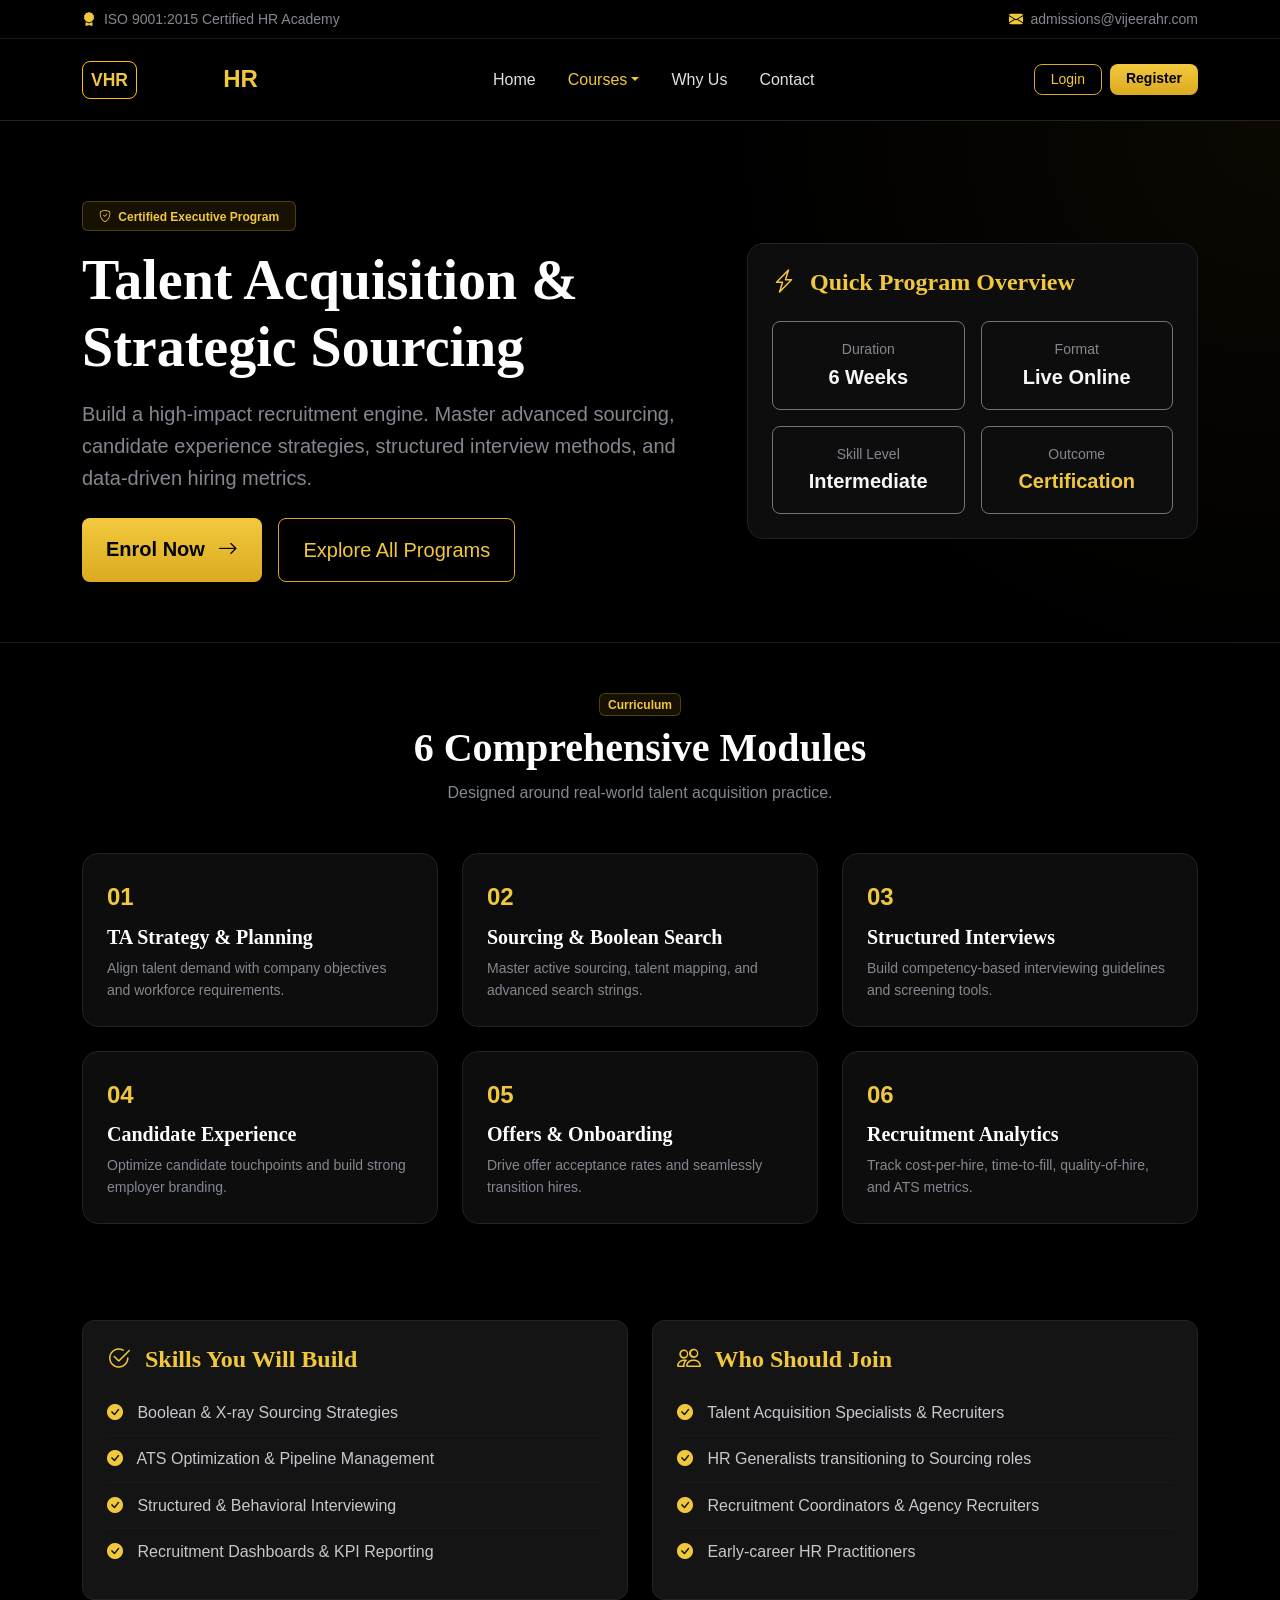
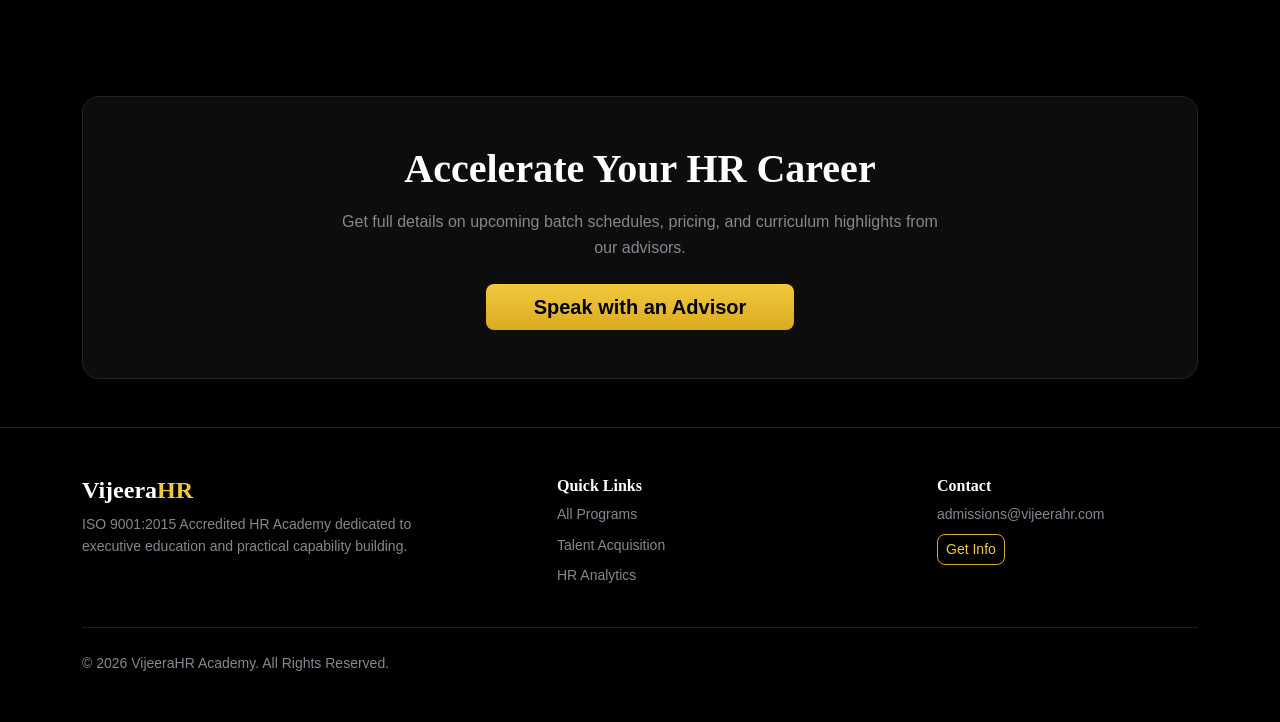
<file: talent-acquisition.html>
<!doctype html>
<html lang="en">
<head>
  <meta charset="UTF-8">
  <meta name="viewport" content="width=device-width, initial-scale=1.0">
  <title>Talent Acquisition & Strategic Sourcing | VijeeraHR Academy</title>
  <meta name="description" content="Develop a structured, data-informed recruitment capability covering sourcing strategy, screening, interviews, candidate experience and hiring metrics.">
  
  <!-- Bootstrap 5 CSS & Icons -->
  <link href="https://cdn.jsdelivr.net/npm/bootstrap@5.3.3/dist/css/bootstrap.min.css" rel="stylesheet">
  <link rel="stylesheet" href="https://cdn.jsdelivr.net/npm/bootstrap-icons@1.11.3/font/bootstrap-icons.min.css">

  <style>
    :root {
      --black: #000000;
      --panel: #0d0d0d;
      --panel-2: #141414;
      --border: #222222;
      --gold: #d9aa22;
      --gold-light: #f1c83b;
      --white: #f7f7f7;
      --muted: #838890;
    }

    body {
      background: var(--black) !important;
      color: var(--white);
      font-family: Arial, Helvetica, sans-serif;
      line-height: 1.6;
    }

    h1, h2, h3, h4, h5, h6 {
      color: #ffffff;
      font-family: Georgia, "Times New Roman", serif;
      font-weight: 700;
    }

    .text-gold { color: var(--gold-light) !important; }
    .text-muted-custom { color: var(--muted) !important; }

    /* ---------- NAVBAR ---------- */
    .course-nav {
      background: rgba(0,0,0,0.9) !important;
      backdrop-filter: blur(10px);
      border-bottom: 1px solid var(--border) !important;
    }

    .course-nav .nav-link {
      color: #e0e0e0 !important;
      font-weight: 500;
    }

    .course-nav .nav-link:hover, .course-nav .nav-link.active {
      color: var(--gold-light) !important;
    }

    /* ---------- BUTTONS & BADGES ---------- */
    .btn-gold {
      color: #000 !important;
      background: linear-gradient(180deg, #f2c93e, #dbaa20);
      border: none;
      font-weight: 700;
      border-radius: 8px;
    }

    .btn-gold:hover {
      background: linear-gradient(180deg, #ffe06a, #e6b82d);
      transform: translateY(-2px);
    }

    .btn-outline-gold {
      color: var(--gold-light) !important;
      border: 1px solid var(--gold);
      background: transparent;
      border-radius: 8px;
    }

    .btn-outline-gold:hover {
      background: var(--gold-light);
      color: #000 !important;
    }

    .badge-gold {
      color: var(--gold-light) !important;
      background: rgba(217, 170, 34, 0.1);
      border: 1px solid rgba(217, 170, 34, 0.3);
      border-radius: 6px;
    }

    /* ---------- MODERN CARDS ---------- */
    .glass-card {
      background: var(--panel) !important;
      border: 1px solid var(--border) !important;
      border-radius: 16px;
      transition: all 0.3s ease;
    }

    .glass-card:hover {
      border-color: #383838 !important;
      transform: translateY(-4px);
    }

    .feature-box {
      background: var(--panel-2);
      border: 1px solid var(--border);
      border-radius: 12px;
      padding: 24px;
    }

    .check-list {
      list-style: none;
      padding: 0;
      margin: 0;
    }

    .check-list li {
      padding: 10px 0;
      border-bottom: 1px solid #1a1a1a;
      color: #c5c8ce;
    }

    .check-list li:last-child {
      border-bottom: none;
    }

    .check-list i {
      color: var(--gold-light);
      margin-right: 10px;
    }

    /* ---------- HERO SECTION ---------- */
    .hero-section {
      padding: 80px 0 60px;
      background: radial-gradient(circle at top right, rgba(217, 170, 34, 0.05), transparent 40%);
    }

    footer {
      background: #000;
      border-top: 1px solid var(--border);
    }
  </style>
</head>
<body>

  <!-- Top Bar -->
  <div class="bg-black border-bottom border-secondary border-opacity-25 py-2 small">
    <div class="container d-flex flex-wrap justify-content-between gap-2">
      <span class="text-muted-custom"><i class="bi bi-award-fill text-gold me-1"></i> ISO 9001:2015 Certified HR Academy</span>
      <span class="text-muted-custom"><i class="bi bi-envelope-fill text-gold me-1"></i> admissions@vijeerahr.com</span>
    </div>
  </div>

  <!-- Navbar -->
  <nav class="navbar navbar-expand-lg sticky-top course-nav py-3">
    <div class="container">
      <a class="navbar-brand d-flex align-items-center gap-2" href="index.html">
        <span class="px-2 py-1 rounded-3 border border-warning text-gold fw-bold small">VHR</span>
        <span class="fw-bold fs-4">Vijeera<span class="text-gold">HR</span></span>
      </a>
      <button class="navbar-toggler border-secondary" type="button" data-bs-toggle="collapse" data-bs-target="#nav">
        <span class="navbar-toggler-icon"></span>
      </button>
      <div class="collapse navbar-collapse" id="nav">
        <ul class="navbar-nav mx-auto gap-lg-3">
          <li class="nav-item"><a class="nav-link" href="index.html">Home</a></li>
          <li class="nav-item dropdown">
            <a class="nav-link dropdown-toggle active text-gold" href="#" data-bs-toggle="dropdown">Courses</a>
            <ul class="dropdown-menu dropdown-menu-dark">
              <li><a class="dropdown-item" href="courses.html">All Courses</a></li>
              <li><hr class="dropdown-divider"></li>
              <li><a class="dropdown-item" href="talent-acquisition.html">Talent Acquisition</a></li>
              <li><a class="dropdown-item" href="hr-analytics.html">HR Analytics</a></li>
            </ul>
          </li>
          <li class="nav-item"><a class="nav-link" href="index.html#why-us">Why Us</a></li>
          <li class="nav-item"><a class="nav-link" href="index.html#contact">Contact</a></li>
        </ul>
        <div class="d-flex gap-2">
          <a href="index.html#auth-section" class="btn btn-outline-gold btn-sm px-3">Login</a>
          <a href="index.html#auth-section" class="btn btn-gold btn-sm px-3">Register</a>
        </div>
      </div>
    </div>
  </nav>

  <main>
    <!-- Modern Split Hero -->
    <section class="hero-section">
      <div class="container">
        <div class="row align-items-center g-4">
          <div class="col-lg-7">
            <span class="badge badge-gold px-3 py-2 mb-3"><i class="bi bi-shield-check me-1"></i> Certified Executive Program</span>
            <h1 class="display-4 fw-bold mb-3">Talent Acquisition & Strategic Sourcing</h1>
            <p class="lead text-muted-custom mb-4">Build a high-impact recruitment engine. Master advanced sourcing, candidate experience strategies, structured interview methods, and data-driven hiring metrics.</p>
            <div class="d-flex flex-wrap gap-3">
              <a href="index.html#auth-section" class="btn btn-gold btn-lg px-4 py-3">Enrol Now <i class="bi bi-arrow-right ms-2"></i></a>
              <a href="courses.html" class="btn btn-outline-gold btn-lg px-4 py-3">Explore All Programs</a>
            </div>
          </div>
          
          <div class="col-lg-5">
            <div class="glass-card p-4">
              <h4 class="fw-bold mb-4 text-gold"><i class="bi bi-lightning-charge me-2"></i> Quick Program Overview</h4>
              <div class="row g-3">
                <div class="col-6">
                  <div class="p-3 border border-secondary rounded-3 text-center">
                    <small class="text-muted-custom d-block">Duration</small>
                    <strong class="fs-5">6 Weeks</strong>
                  </div>
                </div>
                <div class="col-6">
                  <div class="p-3 border border-secondary rounded-3 text-center">
                    <small class="text-muted-custom d-block">Format</small>
                    <strong class="fs-5">Live Online</strong>
                  </div>
                </div>
                <div class="col-6">
                  <div class="p-3 border border-secondary rounded-3 text-center">
                    <small class="text-muted-custom d-block">Skill Level</small>
                    <strong class="fs-5">Intermediate</strong>
                  </div>
                </div>
                <div class="col-6">
                  <div class="p-3 border border-secondary rounded-3 text-center">
                    <small class="text-muted-custom d-block">Outcome</small>
                    <strong class="fs-5 text-gold">Certification</strong>
                  </div>
                </div>
              </div>
            </div>
          </div>
        </div>
      </div>
    </section>

    <!-- 4-Column Grid Curriculum Section -->
    <section class="py-5 border-top border-secondary border-opacity-25">
      <div class="container">
        <div class="text-center mx-auto mb-5" style="max-width: 650px;">
          <span class="badge badge-gold mb-2">Curriculum</span>
          <h2 class="display-6 fw-bold">6 Comprehensive Modules</h2>
          <p class="text-muted-custom">Designed around real-world talent acquisition practice.</p>
        </div>

        <div class="row g-4">
          <div class="col-md-6 col-lg-4">
            <div class="glass-card p-4 h-100">
              <span class="text-gold fw-bold fs-4 d-block mb-2">01</span>
              <h5 class="fw-bold mb-2">TA Strategy & Planning</h5>
              <p class="text-muted-custom small mb-0">Align talent demand with company objectives and workforce requirements.</p>
            </div>
          </div>
          <div class="col-md-6 col-lg-4">
            <div class="glass-card p-4 h-100">
              <span class="text-gold fw-bold fs-4 d-block mb-2">02</span>
              <h5 class="fw-bold mb-2">Sourcing & Boolean Search</h5>
              <p class="text-muted-custom small mb-0">Master active sourcing, talent mapping, and advanced search strings.</p>
            </div>
          </div>
          <div class="col-md-6 col-lg-4">
            <div class="glass-card p-4 h-100">
              <span class="text-gold fw-bold fs-4 d-block mb-2">03</span>
              <h5 class="fw-bold mb-2">Structured Interviews</h5>
              <p class="text-muted-custom small mb-0">Build competency-based interviewing guidelines and screening tools.</p>
            </div>
          </div>
          <div class="col-md-6 col-lg-4">
            <div class="glass-card p-4 h-100">
              <span class="text-gold fw-bold fs-4 d-block mb-2">04</span>
              <h5 class="fw-bold mb-2">Candidate Experience</h5>
              <p class="text-muted-custom small mb-0">Optimize candidate touchpoints and build strong employer branding.</p>
            </div>
          </div>
          <div class="col-md-6 col-lg-4">
            <div class="glass-card p-4 h-100">
              <span class="text-gold fw-bold fs-4 d-block mb-2">05</span>
              <h5 class="fw-bold mb-2">Offers & Onboarding</h5>
              <p class="text-muted-custom small mb-0">Drive offer acceptance rates and seamlessly transition hires.</p>
            </div>
          </div>
          <div class="col-md-6 col-lg-4">
            <div class="glass-card p-4 h-100">
              <span class="text-gold fw-bold fs-4 d-block mb-2">06</span>
              <h5 class="fw-bold mb-2">Recruitment Analytics</h5>
              <p class="text-muted-custom small mb-0">Track cost-per-hire, time-to-fill, quality-of-hire, and ATS metrics.</p>
            </div>
          </div>
        </div>
      </div>
    </section>

    <!-- Side-by-Side Dual Feature Cards -->
    <section class="py-5 bg-black">
      <div class="container">
        <div class="row g-4">
          <div class="col-lg-6">
            <div class="feature-box h-100">
              <h3 class="h4 fw-bold mb-3 text-gold"><i class="bi bi-check2-circle me-2"></i> Skills You Will Build</h3>
              <ul class="check-list">
                <li><i class="bi bi-check-circle-fill"></i> Boolean & X-ray Sourcing Strategies</li>
                <li><i class="bi bi-check-circle-fill"></i> ATS Optimization & Pipeline Management</li>
                <li><i class="bi bi-check-circle-fill"></i> Structured & Behavioral Interviewing</li>
                <li><i class="bi bi-check-circle-fill"></i> Recruitment Dashboards & KPI Reporting</li>
              </ul>
            </div>
          </div>
          
          <div class="col-lg-6">
            <div class="feature-box h-100">
              <h3 class="h4 fw-bold mb-3 text-gold"><i class="bi bi-people me-2"></i> Who Should Join</h3>
              <ul class="check-list">
                <li><i class="bi bi-check-circle-fill"></i> Talent Acquisition Specialists & Recruiters</li>
                <li><i class="bi bi-check-circle-fill"></i> HR Generalists transitioning to Sourcing roles</li>
                <li><i class="bi bi-check-circle-fill"></i> Recruitment Coordinators & Agency Recruiters</li>
                <li><i class="bi bi-check-circle-fill"></i> Early-career HR Practitioners</li>
              </ul>
            </div>
          </div>
        </div>
      </div>
    </section>

    <!-- Action Banner -->
    <section class="py-5">
      <div class="container">
        <div class="glass-card p-5 text-center position-relative overflow-hidden">
          <h2 class="display-6 fw-bold mb-3">Accelerate Your HR Career</h2>
          <p class="text-muted-custom mx-auto mb-4" style="max-width: 600px;">Get full details on upcoming batch schedules, pricing, and curriculum highlights from our advisors.</p>
          <a href="index.html#contact" class="btn btn-gold btn-lg px-5">Speak with an Advisor</a>
        </div>
      </div>
    </section>
  </main>

  <!-- Footer -->
  <footer class="py-5">
    <div class="container">
      <div class="row g-4 justify-content-between">
        <div class="col-lg-4">
          <h4 class="fw-bold">Vijeera<span class="text-gold">HR</span></h4>
          <p class="text-muted-custom small">ISO 9001:2015 Accredited HR Academy dedicated to executive education and practical capability building.</p>
        </div>
        <div class="col-6 col-lg-3">
          <h6 class="text-white">Quick Links</h6>
          <ul class="list-unstyled small text-muted-custom">
            <li class="mb-2"><a href="courses.html" class="text-reset text-decoration-none">All Programs</a></li>
            <li class="mb-2"><a href="talent-acquisition.html" class="text-reset text-decoration-none">Talent Acquisition</a></li>
            <li><a href="hr-analytics.html" class="text-reset text-decoration-none">HR Analytics</a></li>
          </ul>
        </div>
        <div class="col-6 col-lg-3">
          <h6 class="text-white">Contact</h6>
          <p class="small text-muted-custom mb-2">admissions@vijeerahr.com</p>
          <a href="index.html#contact" class="btn btn-outline-gold btn-sm">Get Info</a>
        </div>
      </div>
      <div class="border-top border-secondary border-opacity-25 mt-4 pt-4 text-muted-custom small">
        © 2026 VijeeraHR Academy. All Rights Reserved.
      </div>
    </div>
  </footer>

  <script src="https://cdn.jsdelivr.net/npm/bootstrap@5.3.3/dist/js/bootstrap.bundle.min.js"></script>
</body>
</html>
</file>
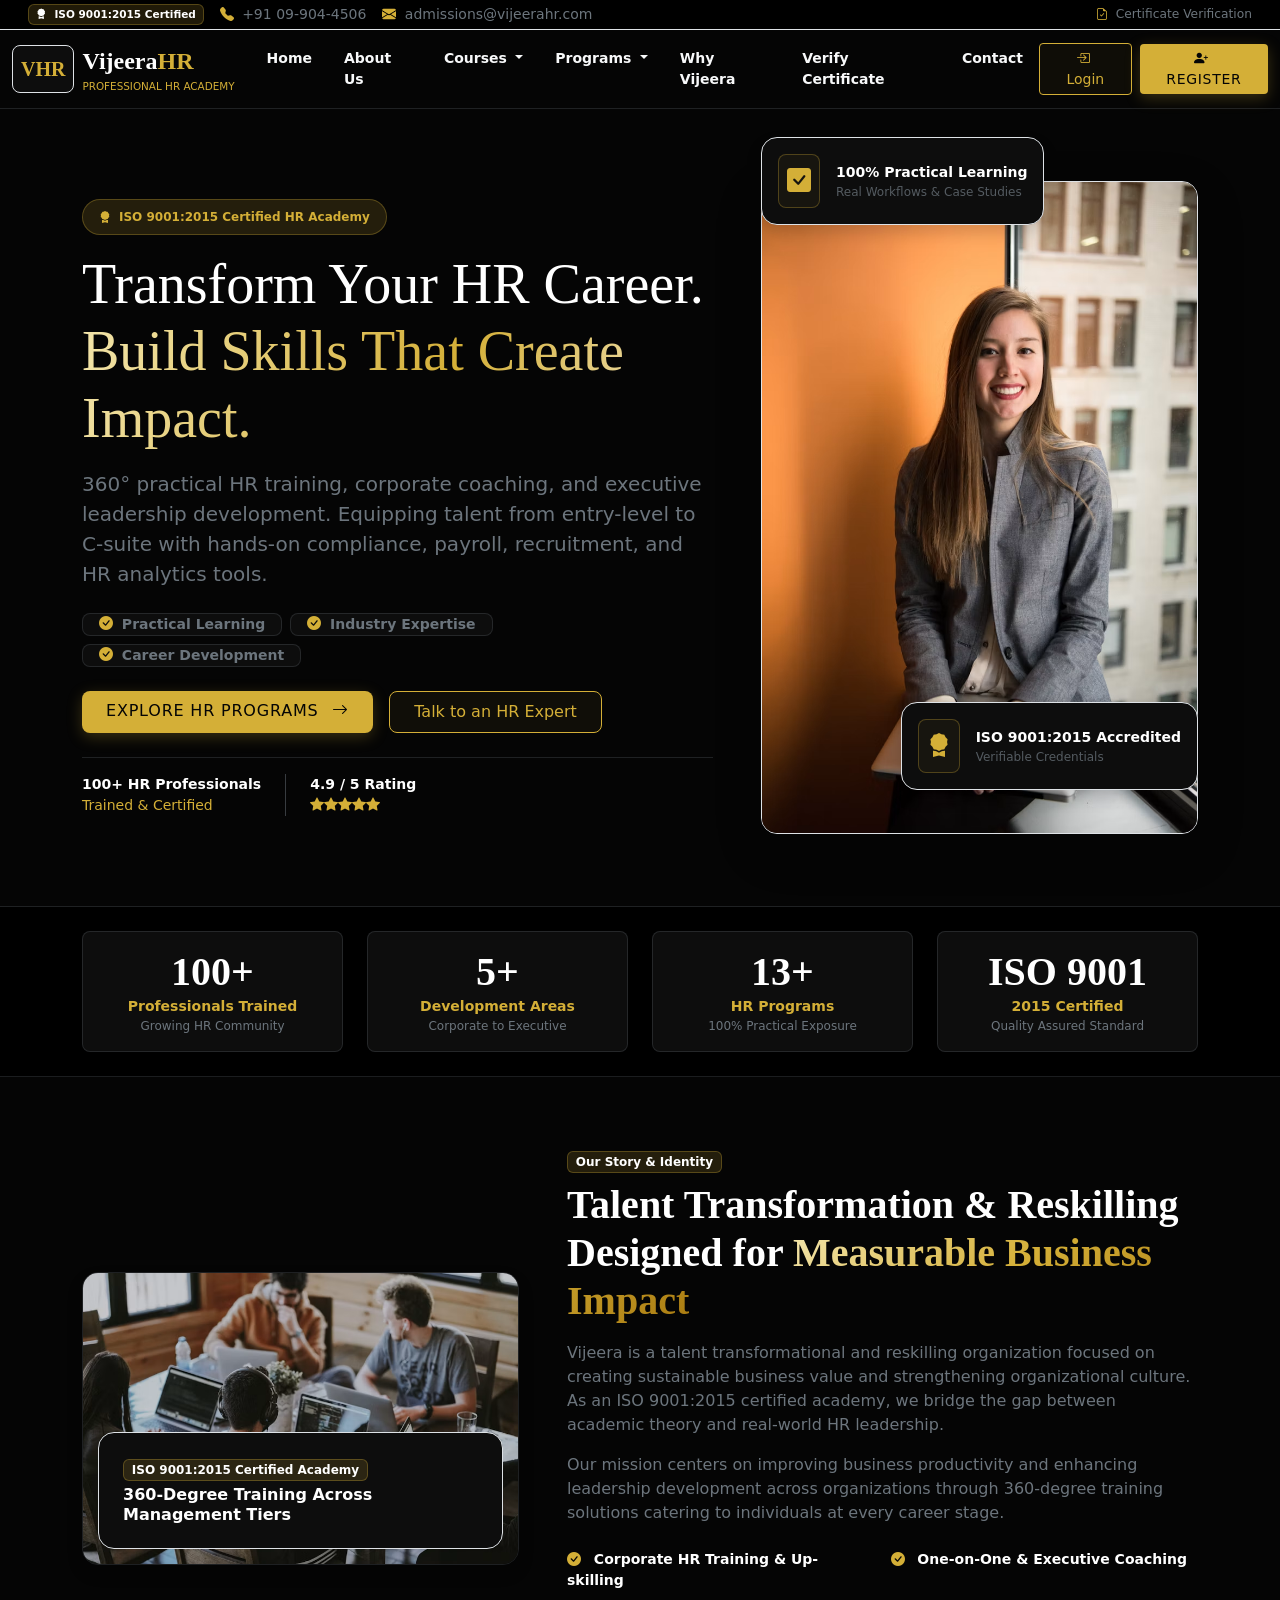
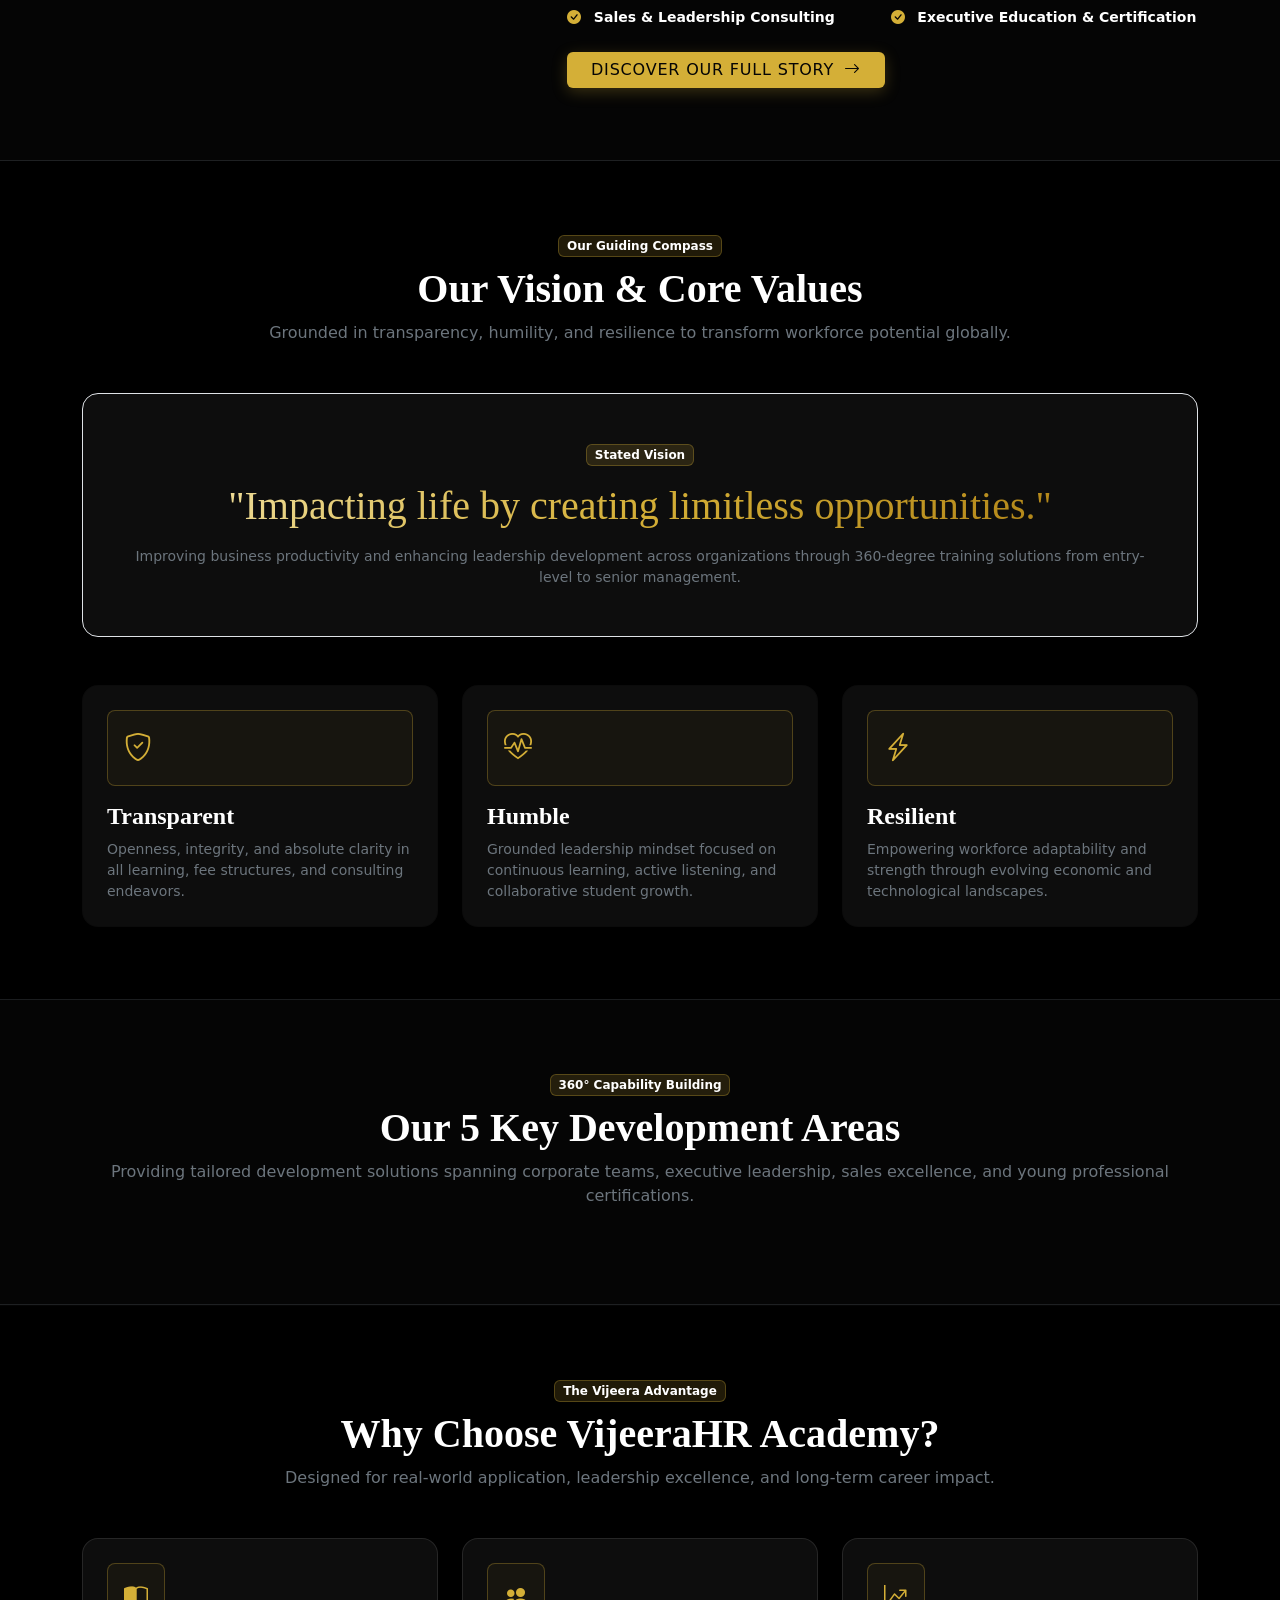
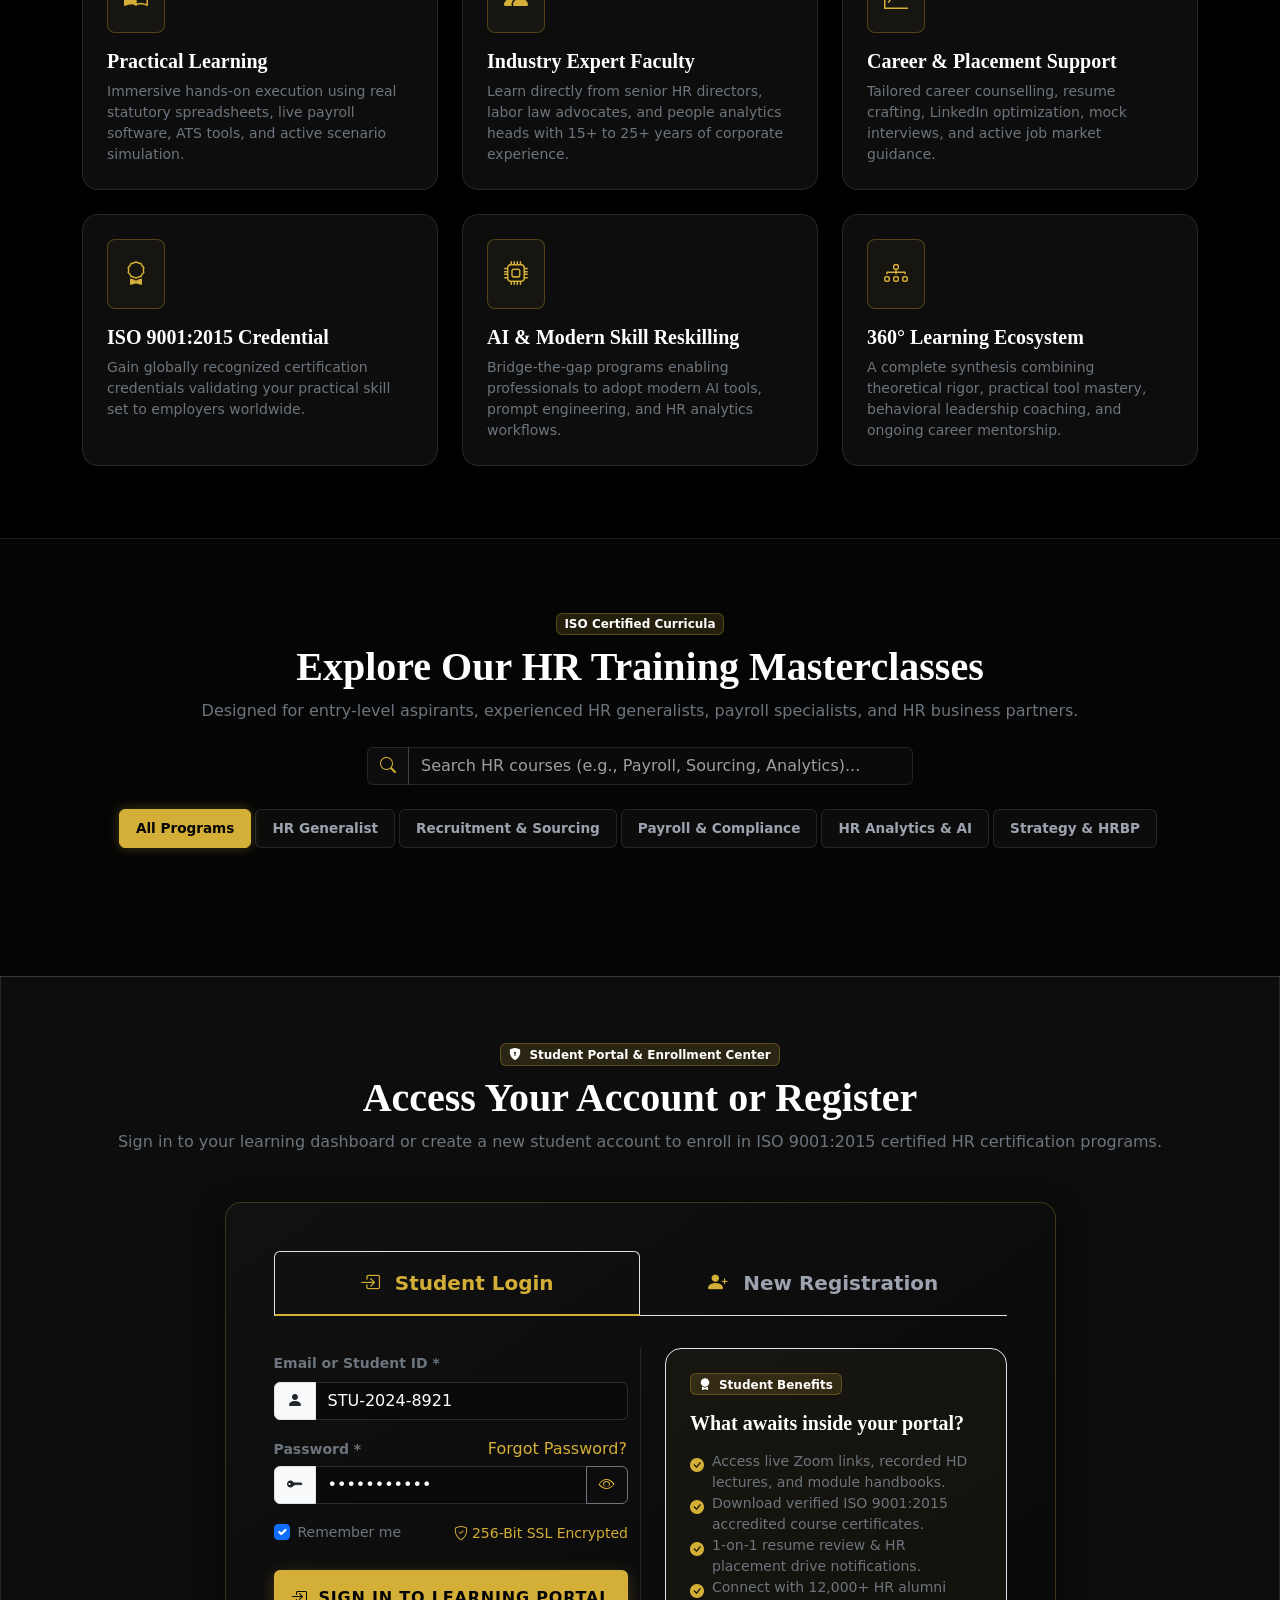
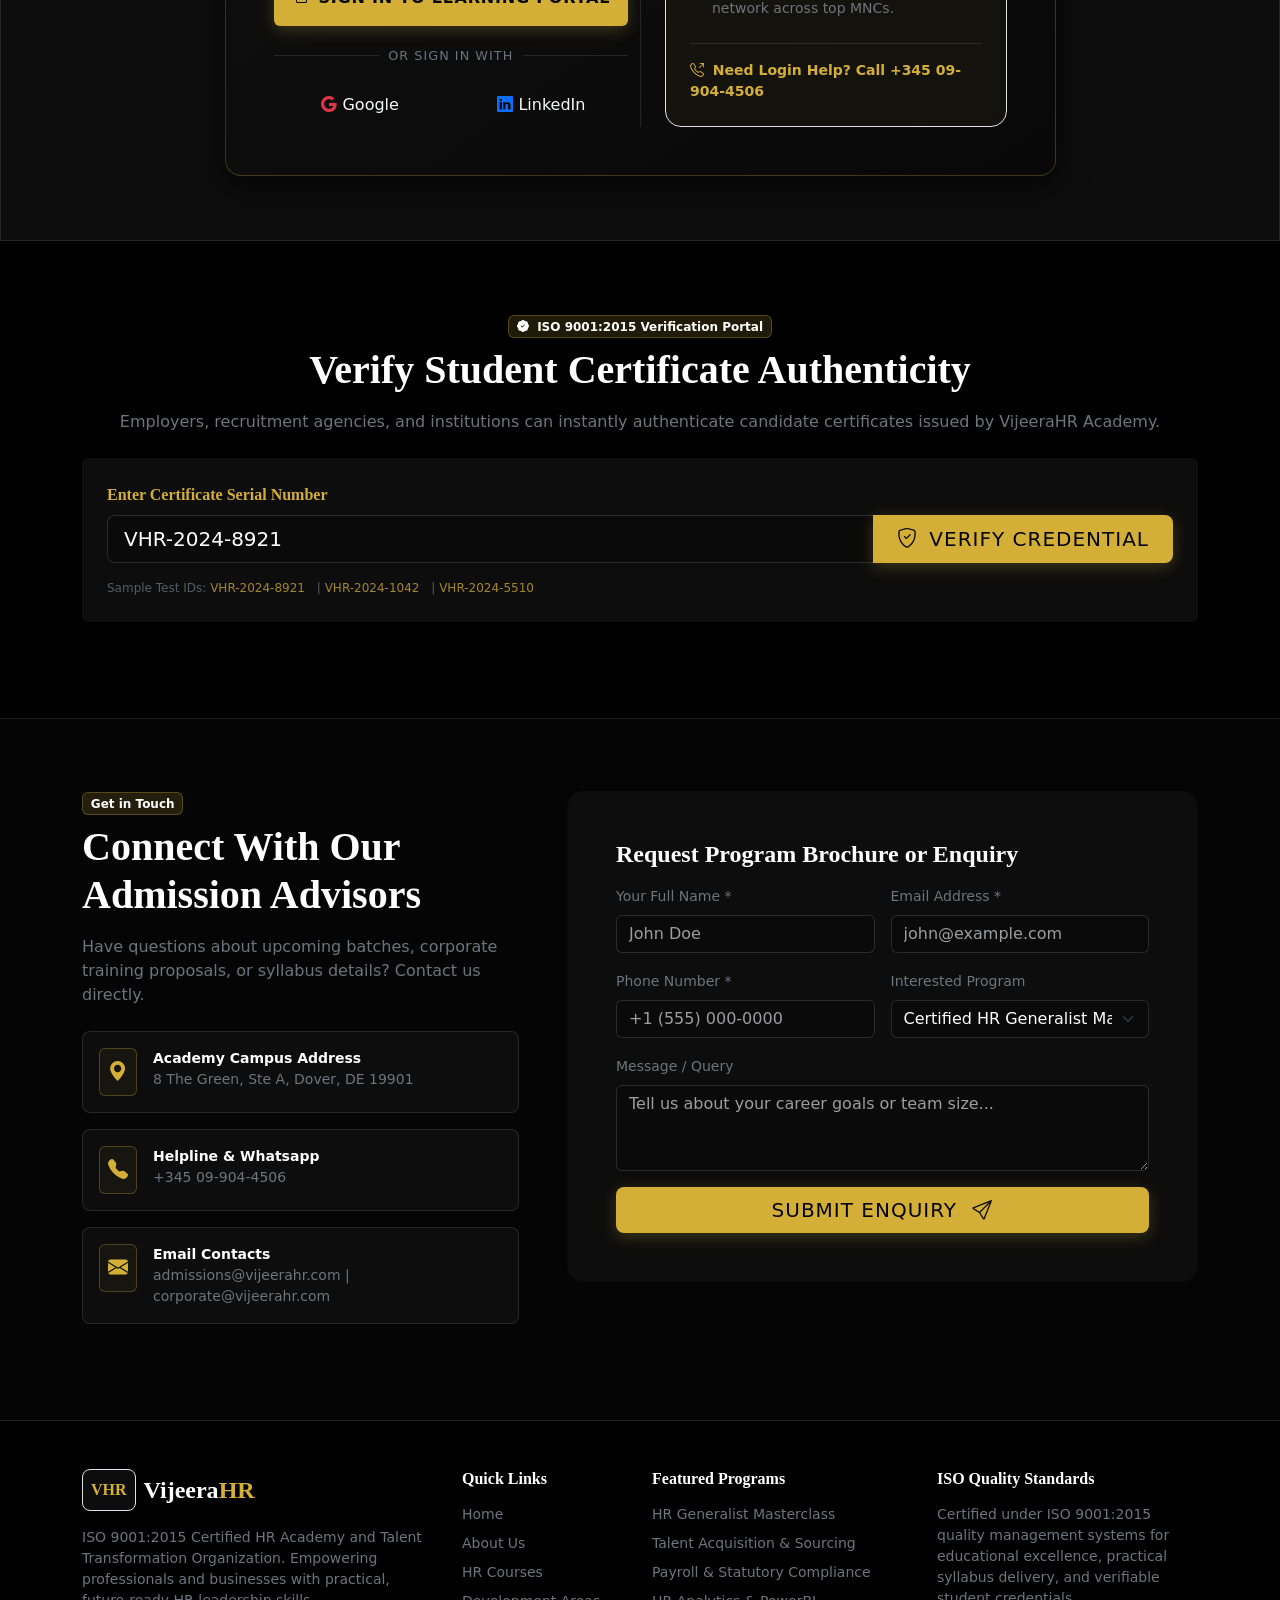
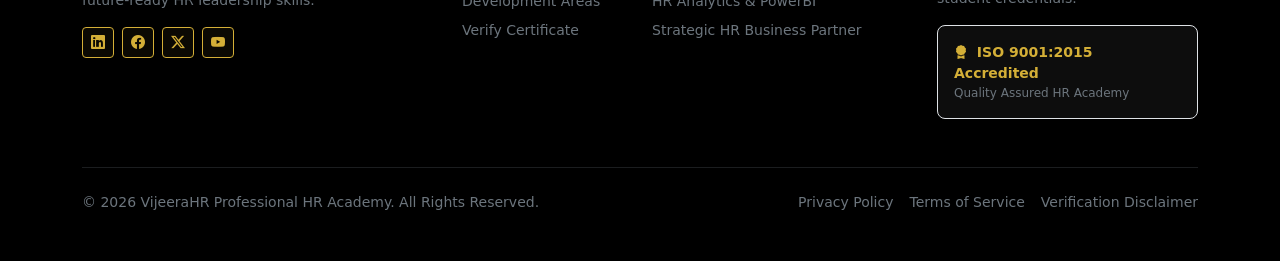
<file: UserPanel.html>
<!DOCTYPE html>
<html lang="en">

<head>
  <meta charset="UTF-8">
  <meta name="viewport" content="width=device-width, initial-scale=1.0">
  <title>Student Dashboard | VijeeraHR Academy</title>
  <link rel="stylesheet" href="style.css" />
  
  <!-- Bootstrap CSS & Icons -->
  <link rel="stylesheet" href="https://cdn.jsdelivr.net/npm/bootstrap@5.3.3/dist/css/bootstrap.min.css">
  <link rel="stylesheet" href="https://cdn.jsdelivr.net/npm/bootstrap-icons@1.11.3/font/bootstrap-icons.min.css">
  
  <!-- jQuery & Bootstrap Bundle -->
  <script src="https://code.jquery.com/jquery-3.7.1.min.js"></script>
  <script src="https://cdn.jsdelivr.net/npm/bootstrap@5.3.3/dist/js/bootstrap.bundle.min.js"></script>
</head>

<body class="bg-vijeera-dark text-light">

  <!-- Navigation Bar -->
  <nav class="navbar navbar-dark bg-black border-bottom border-secondary border-opacity-25 py-3 sticky-top">
    <div class="container-fluid max-w-7xl px-4">
      <a class="navbar-brand d-flex align-items-center gap-2" href="index.html">
        <div class="p-2 rounded-3 bg-vijeera-card border border-gold border-opacity-50 text-gold fw-bold font-serif-title">
          VHR
        </div>
        <div>
          <div class="fw-bold fs-4 text-white font-serif-title tracking-tight leading-none">
            Vijeera<span class="text-gold">HR</span> Portal
          </div>
        </div>
      </a>
      <div class="d-flex align-items-center gap-2">
        <a href="index.html" class="btn btn-outline-gold btn-sm">
          <i class="bi bi-globe me-1"></i> Main Website
        </a>
        <button id="btnLogoutUser" class="btn btn-danger btn-sm">
          <i class="bi bi-box-arrow-right me-1"></i> Logout
        </button>
      </div>
    </div>
  </nav>

  <!-- User Dashboard Container -->
  <div id="userPanel" class="container py-4">

    <!-- Header Banner -->
    <div class="d-flex flex-column flex-md-row justify-content-between align-items-md-center mb-4 pb-3 border-bottom border-secondary border-opacity-25 gap-3">
      <div>
        <h2 class="text-white font-serif-title mb-1">
          Welcome back, <span id="userWelcomeName" class="text-gold">Student</span>!
        </h2>
        <p class="text-muted small mb-0">Access your enrolled programs, study resources, and live class schedules.</p>
      </div>
      <div>
        <span class="badge bg-gold bg-opacity-10 text-gold border border-gold border-opacity-25 px-3 py-2 rounded-pill fs-7">
          <i class="bi bi-shield-check me-1"></i> Verified Student
        </span>
      </div>
    </div>

    <div class="row g-4">
      <!-- Profile Details & Quick Actions -->
      <div class="col-lg-4">
        <div class="card bg-vijeera-card text-white border-vijeera rounded-4 p-4 shadow-sm mb-4">
          <div class="text-center mb-4">
            <div class="d-inline-flex align-items-center justify-content-center bg-dark text-gold border border-gold border-opacity-25 rounded-circle p-3 mb-3" style="width: 80px; height: 80px;">
              <i class="bi bi-person-circle fs-1"></i>
            </div>
            <h5 id="userProfileName" class="font-serif-title text-white mb-1">---</h5>
            <span id="userProfileRole" class="badge bg-primary px-3 py-1 rounded-pill text-uppercase">USER</span>
          </div>

          <div class="border-top border-secondary border-opacity-25 pt-3">
            <div class="mb-3">
              <label class="text-muted small d-block mb-1"><i class="bi bi-envelope me-2 text-gold"></i>Email Address</label>
              <span id="userProfileEmail" class="text-light fw-medium">---</span>
            </div>
            <div class="mb-3">
              <label class="text-muted small d-block mb-1"><i class="bi bi-shield-lock me-2 text-gold"></i>Account Status</label>
              <span class="badge bg-success bg-opacity-25 text-success border border-success px-2 py-1">Active</span>
            </div>
          </div>
        </div>

        <!-- Upcoming Live Classes Widget -->
        <div class="card bg-vijeera-card text-white border-vijeera rounded-4 p-4 shadow-sm">
          <h6 class="font-serif-title text-gold mb-3">
            <i class="bi bi-calendar-event me-2"></i>Upcoming Live Sessions
          </h6>
          <div class="d-flex align-items-start gap-3 p-2 border-bottom border-secondary border-opacity-10 mb-2">
            <div class="bg-dark text-gold border border-secondary border-opacity-25 p-2 text-center rounded" style="min-width: 50px;">
              <span class="d-block small fw-bold">AUG</span>
              <span class="fs-5 fw-bold">18</span>
            </div>
            <div>
              <p class="mb-0 text-light fw-medium small">Payroll Compliance & ESI Rules</p>
              <span class="text-muted extra-small"><i class="bi bi-clock me-1"></i>06:00 PM - 07:30 PM</span>
            </div>
          </div>
          <div class="d-flex align-items-start gap-3 p-2">
            <div class="bg-dark text-gold border border-secondary border-opacity-25 p-2 text-center rounded" style="min-width: 50px;">
              <span class="d-block small fw-bold">AUG</span>
              <span class="fs-5 fw-bold">21</span>
            </div>
            <div>
              <p class="mb-0 text-light fw-medium small">Talent Acquisition Strategies</p>
              <span class="text-muted extra-small"><i class="bi bi-clock me-1"></i>06:00 PM - 07:30 PM</span>
            </div>
          </div>
        </div>
      </div>

      <!-- Main Overview & Learning Content -->
      <div class="col-lg-8">
        <!-- Quick Stats Cards -->
        <div class="row g-3 mb-4">
          <div class="col-sm-4">
            <div class="card bg-vijeera-card text-white border-vijeera rounded-4 p-3 shadow-sm">
              <div class="d-flex align-items-center justify-content-between">
                <div>
                  <span class="text-muted small d-block mb-1">Enrolled</span>
                  <h4 class="font-serif-title text-white mb-0">1 Program</h4>
                </div>
                <div class="p-3 bg-primary bg-opacity-10 text-primary rounded-3">
                  <i class="bi bi-journal-bookmark-fill fs-4"></i>
                </div>
              </div>
            </div>
          </div>
          <div class="col-sm-4">
            <div class="card bg-vijeera-card text-white border-vijeera rounded-4 p-3 shadow-sm">
              <div class="d-flex align-items-center justify-content-between">
                <div>
                  <span class="text-muted small d-block mb-1">Completed</span>
                  <h4 class="font-serif-title text-info mb-0">2 / 8 Modules</h4>
                </div>
                <div class="p-3 bg-info bg-opacity-10 text-info rounded-3">
                  <i class="bi bi-check-circle-fill fs-4"></i>
                </div>
              </div>
            </div>
          </div>
          <div class="col-sm-4">
            <div class="card bg-vijeera-card text-white border-vijeera rounded-4 p-3 shadow-sm">
              <div class="d-flex align-items-center justify-content-between">
                <div>
                  <span class="text-muted small d-block mb-1">Certificates</span>
                  <h4 class="font-serif-title text-gold mb-0">0 Issued</h4>
                </div>
                <div class="p-3 bg-warning bg-opacity-10 text-warning rounded-3">
                  <i class="bi bi-award-fill fs-4"></i>
                </div>
              </div>
            </div>
          </div>
        </div>

        <!-- Enrolled Program Details Card -->
        <div class="card bg-vijeera-card text-white border-vijeera rounded-4 shadow-sm p-4 mb-4">
          <h5 class="font-serif-title text-gold mb-3">
            <i class="bi bi-mortarboard-fill me-2"></i>Active Academic Program
          </h5>
          <div class="p-3 bg-black bg-opacity-50 border border-secondary border-opacity-25 rounded-3 mb-4">
            <div class="d-flex justify-content-between align-items-start mb-2">
              <div>
                <h6 class="text-white mb-1">HR Generalist & Payroll Management Certification</h6>
                <p class="text-muted small mb-0">Modules: Core HR, Compliance, Payroll Operations & Talent Acquisition</p>
              </div>
              <span class="badge bg-info text-dark fw-bold">In Progress</span>
            </div>
            <div class="mt-3">
              <div class="d-flex justify-content-between align-items-center small mb-1">
                <span class="text-muted">Course Completion</span>
                <span class="text-gold fw-bold">25%</span>
              </div>
              <div class="progress bg-dark" style="height: 6px;">
                <div class="progress-bar bg-warning" role="progressbar" style="width: 25%"></div>
              </div>
            </div>
          </div>

          <!-- Course Modules Progress -->
          <h6 class="font-serif-title text-light mb-3">Course Curriculum Checklist</h6>
          <ul class="list-group list-group-flush bg-transparent">
            <li class="list-group-item bg-transparent text-light border-secondary border-opacity-10 d-flex justify-content-between align-items-center">
              <span><i class="bi bi-check-circle-fill text-success me-2"></i> Module 1: Core HR Foundations & Management</span>
              <span class="badge bg-success bg-opacity-25 text-success">Completed</span>
            </li>
            <li class="list-group-item bg-transparent text-light border-secondary border-opacity-10 d-flex justify-content-between align-items-center">
              <span><i class="bi bi-check-circle-fill text-success me-2"></i> Module 2: Recruitment & Talent Acquisition</span>
              <span class="badge bg-success bg-opacity-25 text-success">Completed</span>
            </li>
            <li class="list-group-item bg-transparent text-light border-secondary border-opacity-10 d-flex justify-content-between align-items-center">
              <span><i class="bi bi-play-circle-fill text-warning me-2"></i> Module 3: Indian Statutory Compliance & Labour Laws</span>
              <span class="badge bg-warning bg-opacity-25 text-warning">In Progress</span>
            </li>
            <li class="list-group-item bg-transparent text-light border-secondary border-opacity-10 d-flex justify-content-between align-items-center">
              <span><i class="bi bi-circle text-muted me-2"></i> Module 4: Payroll Processing & Calculations</span>
              <span class="badge bg-secondary">Locked</span>
            </li>
          </ul>
        </div>

        <!-- Downloadable Materials Section -->
        <div class="card bg-vijeera-card text-white border-vijeera rounded-4 shadow-sm p-4">
          <h5 class="font-serif-title text-gold mb-3">
            <i class="bi bi-file-earmark-arrow-down-fill me-2"></i>Study Material & Downloads
          </h5>
          <div class="row g-3">
            <div class="col-md-6">
              <div class="p-3 bg-black bg-opacity-25 border border-secondary border-opacity-25 rounded-3 d-flex align-items-center justify-content-between">
                <div class="d-flex align-items-center gap-2">
                  <i class="bi bi-file-pdf text-danger fs-3"></i>
                  <div>
                    <p class="mb-0 text-white small fw-bold">Labour Law Handbook</p>
                    <span class="text-muted extra-small">PDF • 4.2 MB</span>
                  </div>
                </div>
                <button class="btn btn-outline-gold btn-sm"><i class="bi bi-download"></i></button>
              </div>
            </div>
            <div class="col-md-6">
              <div class="p-3 bg-black bg-opacity-25 border border-secondary border-opacity-25 rounded-3 d-flex align-items-center justify-content-between">
                <div class="d-flex align-items-center gap-2">
                  <i class="bi bi-file-excel text-success fs-3"></i>
                  <div>
                    <p class="mb-0 text-white small fw-bold">Payroll Template (Excel)</p>
                    <span class="text-muted extra-small">XLSX • 1.1 MB</span>
                  </div>
                </div>
                <button class="btn btn-outline-gold btn-sm"><i class="bi bi-download"></i></button>
              </div>
            </div>
          </div>
        </div>

      </div>
    </div>

  </div>

  <!-- Footer -->
  <footer class="py-4 bg-black text-secondary border-top border-secondary border-opacity-25 mt-5">
    <div class="container text-center small">
      © 2026 VijeeraHR Professional HR Academy. All Rights Reserved.
    </div>
  </footer>

  <!-- Standard JS Script (Non-module) -->
  <script src="script.js"></script>
</body>

</html>
</file>
<file: style.css>
body {
  background-color: #050505;
  color: #E5E5E5;
  font-family: system-ui, -apple-system, "Segoe UI", Roboto, "Helvetica Neue", Arial, sans-serif;
  overflow-x: hidden;
}

.font-serif-title {
  font-family: Georgia, Cambria, "Times New Roman", Times, serif;
}

.text-gold {
  color: #D4AF37 !important;
}

.text-gold-gradient {
  background: linear-gradient(135deg, #F3E5AB 0%, #D4AF37 50%, #AA7C11 100%);
  -webkit-background-clip: text;
  -webkit-text-fill-color: transparent;
}

.bg-gold-gradient {
  background: linear-gradient(135deg, #D4AF37 0%, #F3E5AB 50%, #AA7C11 100%);
  color: #050505;
}

.bg-vijeera-dark {
  background-color: #050505 !important;
}

.bg-vijeera-card {
  background-color: #0d0d0d !important;
  border: 1px solid rgba(255, 255, 255, 0.1);
}

.bg-vijeera-card-gold {
  background-color: rgba(212, 175, 55, 0.05) !important;
  border: 1px solid rgba(212, 175, 55, 0.3);
}

.btn-gold {
  background-color: #D4AF37 !important;
  color: #050505 !important;
  font-weight: 700;
  text-transform: uppercase;
  letter-spacing: 0.05em;
  border: none !important;
  border-radius: 8px;
  padding: 8px 18px;
  transition: all 0.25s ease-in-out;
  box-shadow: 0 4px 15px rgba(212, 175, 55, 0.25);
  display: inline-flex;
  align-items: center;
  justify-content: center;
}

.btn-gold:hover, .btn-gold:focus {
  background-color: #f3e5ab !important;
  color: #050505 !important;
  transform: translateY(-2px);
  box-shadow: 0 6px 20px rgba(212, 175, 55, 0.45);
}

.btn-outline-gold {
  background-color: rgba(212, 175, 55, 0.05) !important;
  color: #D4AF37 !important;
  border: 1px solid #D4AF37 !important;
  font-weight: 600;
  border-radius: 8px;
  padding: 8px 18px;
  transition: all 0.25s ease-in-out;
  display: inline-flex;
  align-items: center;
  justify-content: center;
}

.btn-outline-gold:hover,
 .btn-outline-gold:focus {
  background-color: rgba(212, 175, 55, 0.2) !important;
  border-color: #F3E5AB !important;
  color: #FFFFFF !important;
  box-shadow: 0 4px 15px rgba(212, 175, 55, 0.2);
}


.glass-box {
  background: rgba(13, 13, 13, 0.85);
  backdrop-filter: blur(12px);
  -webkit-backdrop-filter: blur(12px);
  border: 1px solid rgba(255, 255, 255, 0.1);
}

.glass-box-gold {
  background: rgba(212, 175, 55, 0.08);
  backdrop-filter: blur(12px);
  -webkit-backdrop-filter: blur(12px);
  border: 1px solid rgba(212, 175, 55, 0.3);
}

.hover-lift {
  transition: transform 0.3s ease, border-color 0.3s ease, box-shadow 0.3s ease;
}

.hover-lift:hover {
  transform: translateY(-5px);
  border-color: rgba(212, 175, 55, 0.3) !important;
  box-shadow: 0 10px 30px rgba(0, 0, 0, 0.5) !important;
}


::-webkit-scrollbar {
  width: 8px;
}
::-webkit-scrollbar-track {
  background: #050505;
}
::-webkit-scrollbar-thumb {
  background: #222222;
  border-radius: 4px;
}
::-webkit-scrollbar-thumb:hover {
  background: #D4AF37;
}


.nav-pills .nav-link {
  color: #9CA3AF;
  background-color: rgba(255, 255, 255, 0.03);
  border: 1px solid rgba(255, 255, 255, 0.1);
  border-radius: 8px;
  margin: 0 4px 8px 0;
  font-size: 0.85rem;
  font-weight: 600;
  transition: all 0.2s ease;
}

.nav-pills .nav-link:hover {
  color: #E5E5E5;
  background-color: rgba(255, 255, 255, 0.08);
}

.nav-pills .nav-link.active {
  color: #050505 !important;
  background-color: #D4AF37 !important;
  border-color: #D4AF37 !important;
  box-shadow: 0 0 12px rgba(212, 175, 55, 0.3);
}


#navAuthButtons {
  opacity: 1 !important;
  visibility: visible !important;
  animation: none !important;
  z-index: 1030;
}


.modal-content {
  background-color: #0d0d0d;
  border: 1px solid rgba(255, 255, 255, 0.1);
  color: #E5E5E5;
  border-radius: 16px;
}

.modal-header {
  border-bottom: 1px solid rgba(255, 255, 255, 0.1);
}

.modal-footer {
  border-top: 1px solid rgba(255, 255, 255, 0.1);
}

.btn-close-white {
  filter: invert(1) grayscale(100%) brightness(200%);
}

.form-control, .form-select {
  background-color: #050505;
  border: 1px solid rgba(255, 255, 255, 0.1);
  color: #E5E5E5;
  border-radius: 8px;
}

.form-control:focus, .form-select:focus {
  background-color: #0a0a0a;
  border-color: #D4AF37;
  color: #FFFFFF;
  box-shadow: 0 0 0 0.25rem rgba(212, 175, 55, 0.25);
}


.badge-gold {
  background-color: rgba(212, 175, 55, 0.15);
  color: #D4AF37;
  border: 1px solid rgba(212, 175, 55, 0.3);
  font-weight: 600;
  font-size: 0.75rem;
  padding: 4px 10px;
  border-radius: 20px;
}

.dropdown-menu-dark {
  background-color: #0d0d0d;
  border: 1px solid rgba(255, 255, 255, 0.1);
  box-shadow: 0 10px 30px rgba(0,0,0,0.8);
}

.dropdown-item {
  color: #CCCCCC;
  font-size: 0.875rem;
  padding: 8px 16px;
}

.dropdown-item:hover {
  background-color: rgba(212, 175, 55, 0.1);
  color: #D4AF37;
}


@keyframes heroTitleEntrance {
  0% {
    opacity: 0;
    transform: translateY(45px) scale(0.95);
    filter: blur(12px);
  }
  60% {
    filter: blur(0px);
  }
  100% {
    opacity: 1;
    transform: translateY(0) scale(1);
    filter: blur(0px);
  }
}

@keyframes goldShimmerGlow {
  0% {
    background-position: 0% 50%;
    filter: drop-shadow(0 0 2px rgba(212, 175, 55, 0.15));
  }
  50% {
    background-position: 100% 50%;
    filter: drop-shadow(0 0 16px rgba(212, 175, 55, 0.65));
  }
  100% {
    background-position: 0% 50%;
    filter: drop-shadow(0 0 2px rgba(212, 175, 55, 0.15));
  }
}

@keyframes heroElementFadeUp {
  0% {
    opacity: 0;
    transform: translateY(30px);
    filter: blur(6px);
  }
  100% {
    opacity: 1;
    transform: translateY(0);
    filter: blur(0);
  }
}

@keyframes heroCardPop {
  0% {
    opacity: 0;
    transform: scale(0.9) translateY(40px);
    filter: blur(8px);
  }
  100% {
    opacity: 1;
    transform: scale(1) translateY(0);
    filter: blur(0);
  }
}

@keyframes pulseGlow {
  0%, 100% {
    box-shadow: 0 0 15px rgba(212, 175, 55, 0.15);
  }
  50% {
    box-shadow: 0 0 35px rgba(212, 175, 55, 0.4);
  }
}


section#hero h1.font-serif-title {
  animation: heroTitleEntrance 1.25s cubic-bezier(0.16, 1, 0.3, 1) forwards;
  will-change: transform, opacity, filter;
  position: relative;
}

section#hero h1 .text-gold-gradient {
  background: linear-gradient(110deg, #F3E5AB 0%, #D4AF37 25%, #FFFFFF 50%, #D4AF37 75%, #AA7C11 100%);
  background-size: 240% auto;
  -webkit-background-clip: text;
  -webkit-text-fill-color: transparent;
  animation: goldShimmerGlow 4.5s ease-in-out infinite;
  display: inline-block;
}

section#hero .container .badge-gold {
  animation: heroElementFadeUp 0.85s cubic-bezier(0.16, 1, 0.3, 1) 0.1s forwards;
  opacity: 0;
}

section#hero .container .lead {
  animation: heroElementFadeUp 0.95s cubic-bezier(0.16, 1, 0.3, 1) 0.3s forwards;
  opacity: 0;
}

section#hero .container .col-lg-5 {
  animation: heroCardPop 1.2s cubic-bezier(0.16, 1, 0.3, 1) 0.35s forwards;
  opacity: 0;
}

.reveal-on-scroll {
  opacity: 0;
  transform: translateY(35px);
  transition: opacity 0.85s cubic-bezier(0.16, 1, 0.3, 1), transform 0.85s cubic-bezier(0.16, 1, 0.3, 1), filter 0.85s cubic-bezier(0.16, 1, 0.3, 1);
  filter: blur(4px);
  will-change: opacity, transform, filter;
}

.reveal-on-scroll.is-visible {
  opacity: 1;
  transform: translateY(0);
  filter: blur(0);
}

.pulse-gold-glow {
  animation: pulseGlow 3s ease-in-out infinite;
}

.input-group-text-gold {
  background-color: rgba(212, 175, 55, 0.1);
  border-color: rgba(212, 175, 55, 0.3);
  color: #D4AF37;
}

.form-control, .form-select {
  background-color: #0a0a0a !important;
  border: 1px solid rgba(255, 255, 255, 0.12) !important;
  color: #FFFFFF !important;
  border-radius: 8px;
  padding: 10px 14px;
}

.form-control:focus, .form-select:focus {
  background-color: #121212 !important;
  border-color: #D4AF37 !important;
  box-shadow: 0 0 0 0.25rem rgba(212, 175, 55, 0.2) !important;
  color: #FFFFFF !important;
}

.form-control::placeholder {
  color: #9d9ea0 !important;
}

.form-check-input:checked {
  background-color: #D4AF37;
  border-color: #D4AF37;
}

.btn-social {
  background-color: rgba(255, 255, 255, 0.04);
  border: 1px solid rgba(255, 255, 255, 0.12);
  color: #E5E5E5;
  font-weight: 500;
  border-radius: 8px;
  padding: 10px 16px;
  transition: all 0.2s ease;
  display: inline-flex;
  align-items: center;
  justify-content: center;
  gap: 8px;
}

.btn-social:hover {
  background-color: rgba(212, 175, 55, 0.12);
  border-color: rgba(212, 175, 55, 0.4);
  color: #FFFFFF;
}

.auth-divider {
  display: flex;
  align-items: center;
  text-align: center;
  color: #6B7280;
  margin: 1.25rem 0;
  font-size: 0.8rem;
  text-transform: uppercase;
  letter-spacing: 0.08em;
}

.auth-divider::before, .auth-divider::after {
  content: '';
  flex: 1;
  border-bottom: 1px solid rgba(255, 255, 255, 0.1);
}

.auth-divider:not(:empty)::before {
  margin-right: .75em;
}

.auth-divider:not(:empty)::after {
  margin-left: .75em;
}

.modal-content {
  background-color: #0b0b0c !important;
  border: 1px solid rgba(212, 175, 55, 0.3) !important;
  border-radius: 16px;
  box-shadow: 0 15px 40px rgba(0, 0, 0, 0.85), 0 0 25px rgba(212, 175, 55, 0.15);
}

.modal-header {
  border-bottom: 1px solid rgba(255, 255, 255, 0.1);
  padding: 1.25rem 1.5rem;
}

.modal-footer {
  border-top: 1px solid rgba(255, 255, 255, 0.1);
}

.nav-tabs .nav-link {
  color: #9CA3AF;
  border: none;
  border-bottom: 2px solid transparent;
  padding: 10px 16px;
  transition: all 0.2s ease;
}

.nav-tabs .nav-link.active {
  color: #D4AF37 !important;
  background-color: transparent !important;
  border-bottom: 2px solid #D4AF37 !important;
}

.auth-card {
  background: linear-gradient(145deg, rgba(18, 18, 18, 0.95), rgba(8, 8, 8, 0.98));
  border: 1px solid rgba(212, 175, 55, 0.25);
  border-radius: 16px;
  box-shadow: 0 10px 30px rgba(0, 0, 0, 0.7);
}
</file>
